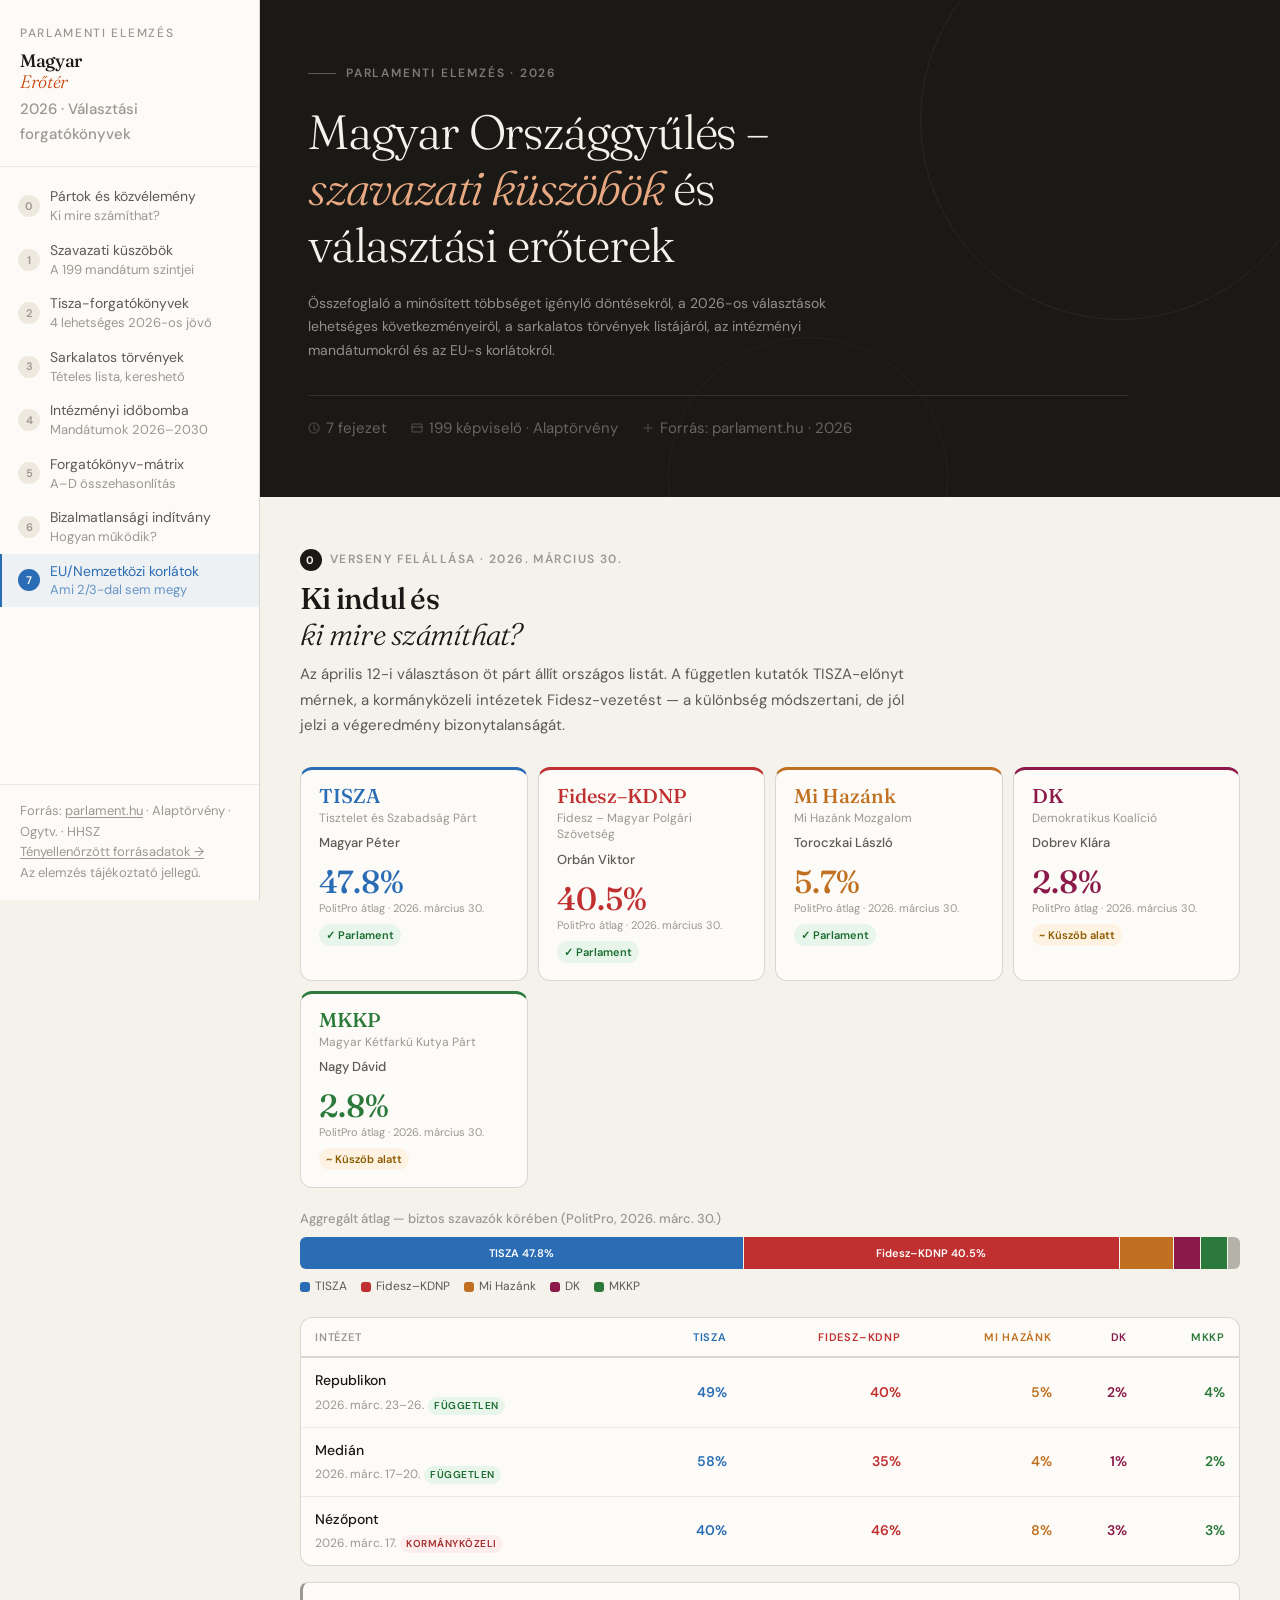
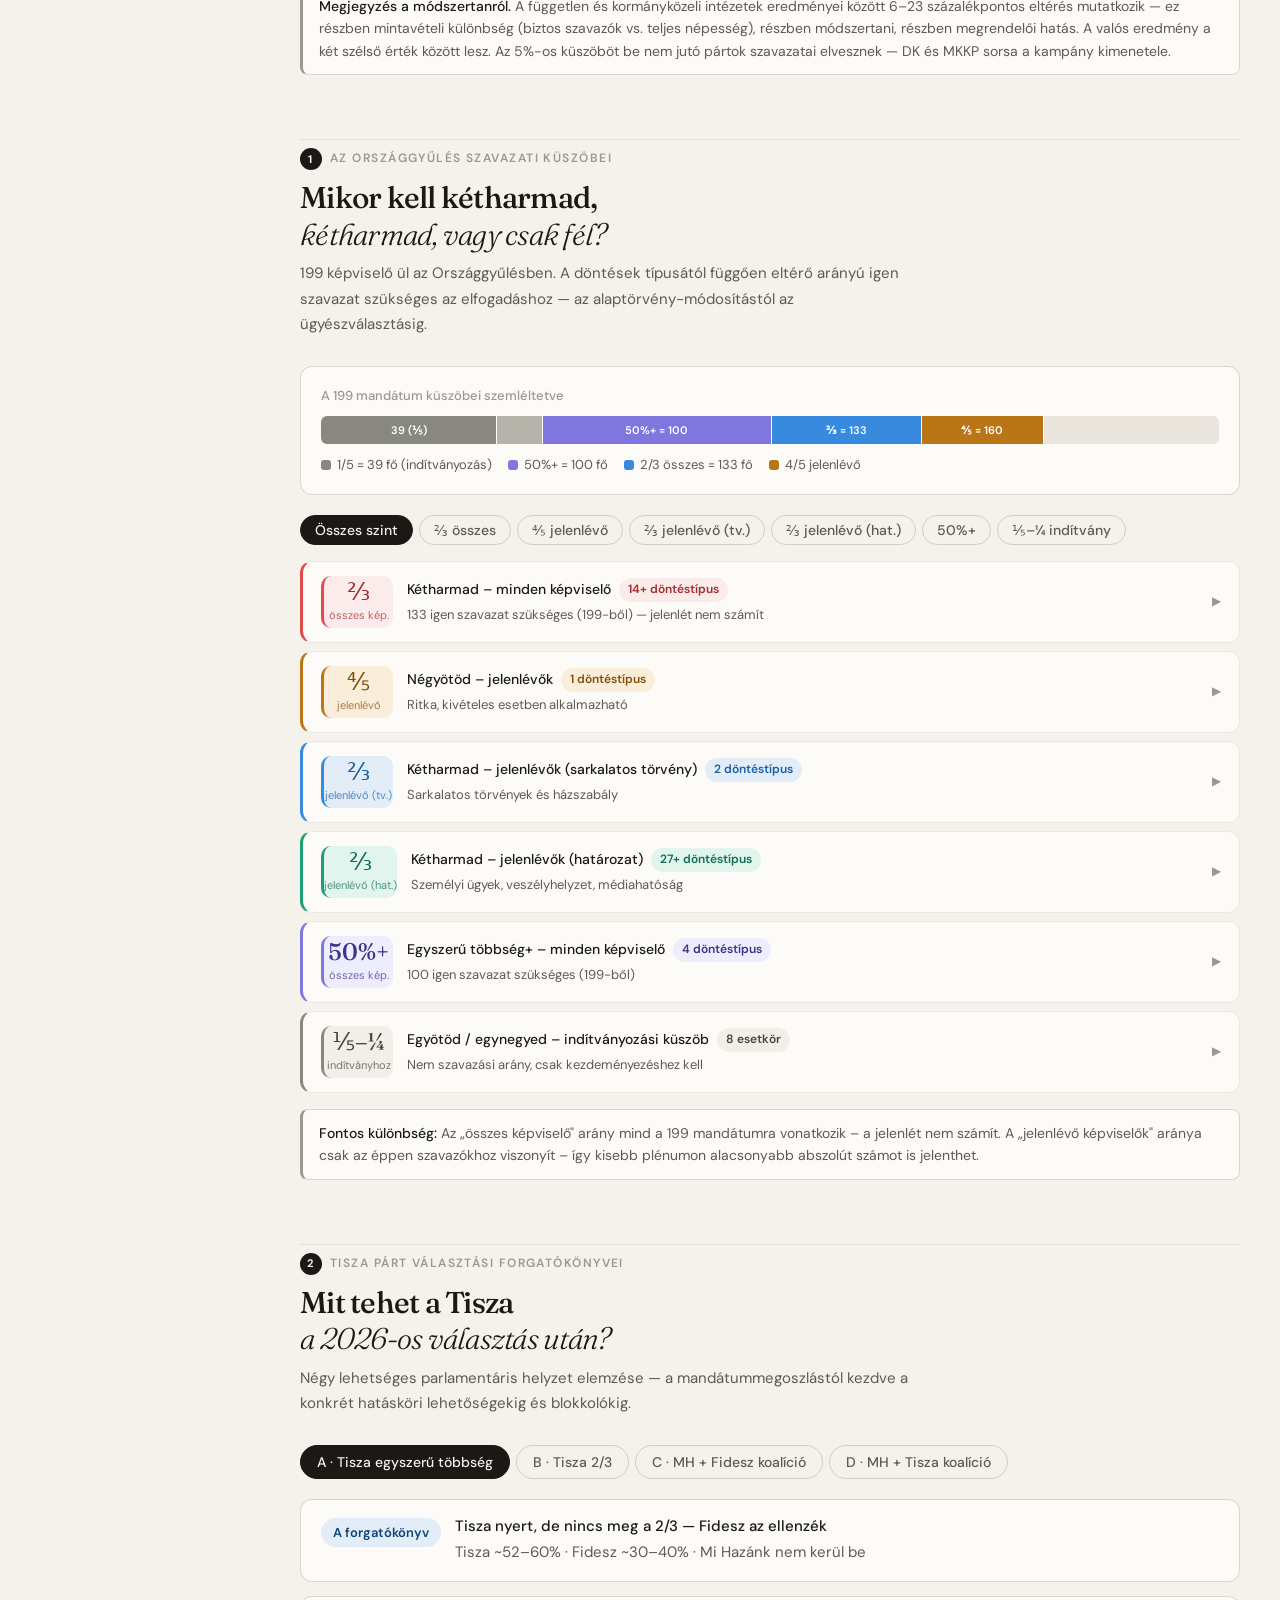
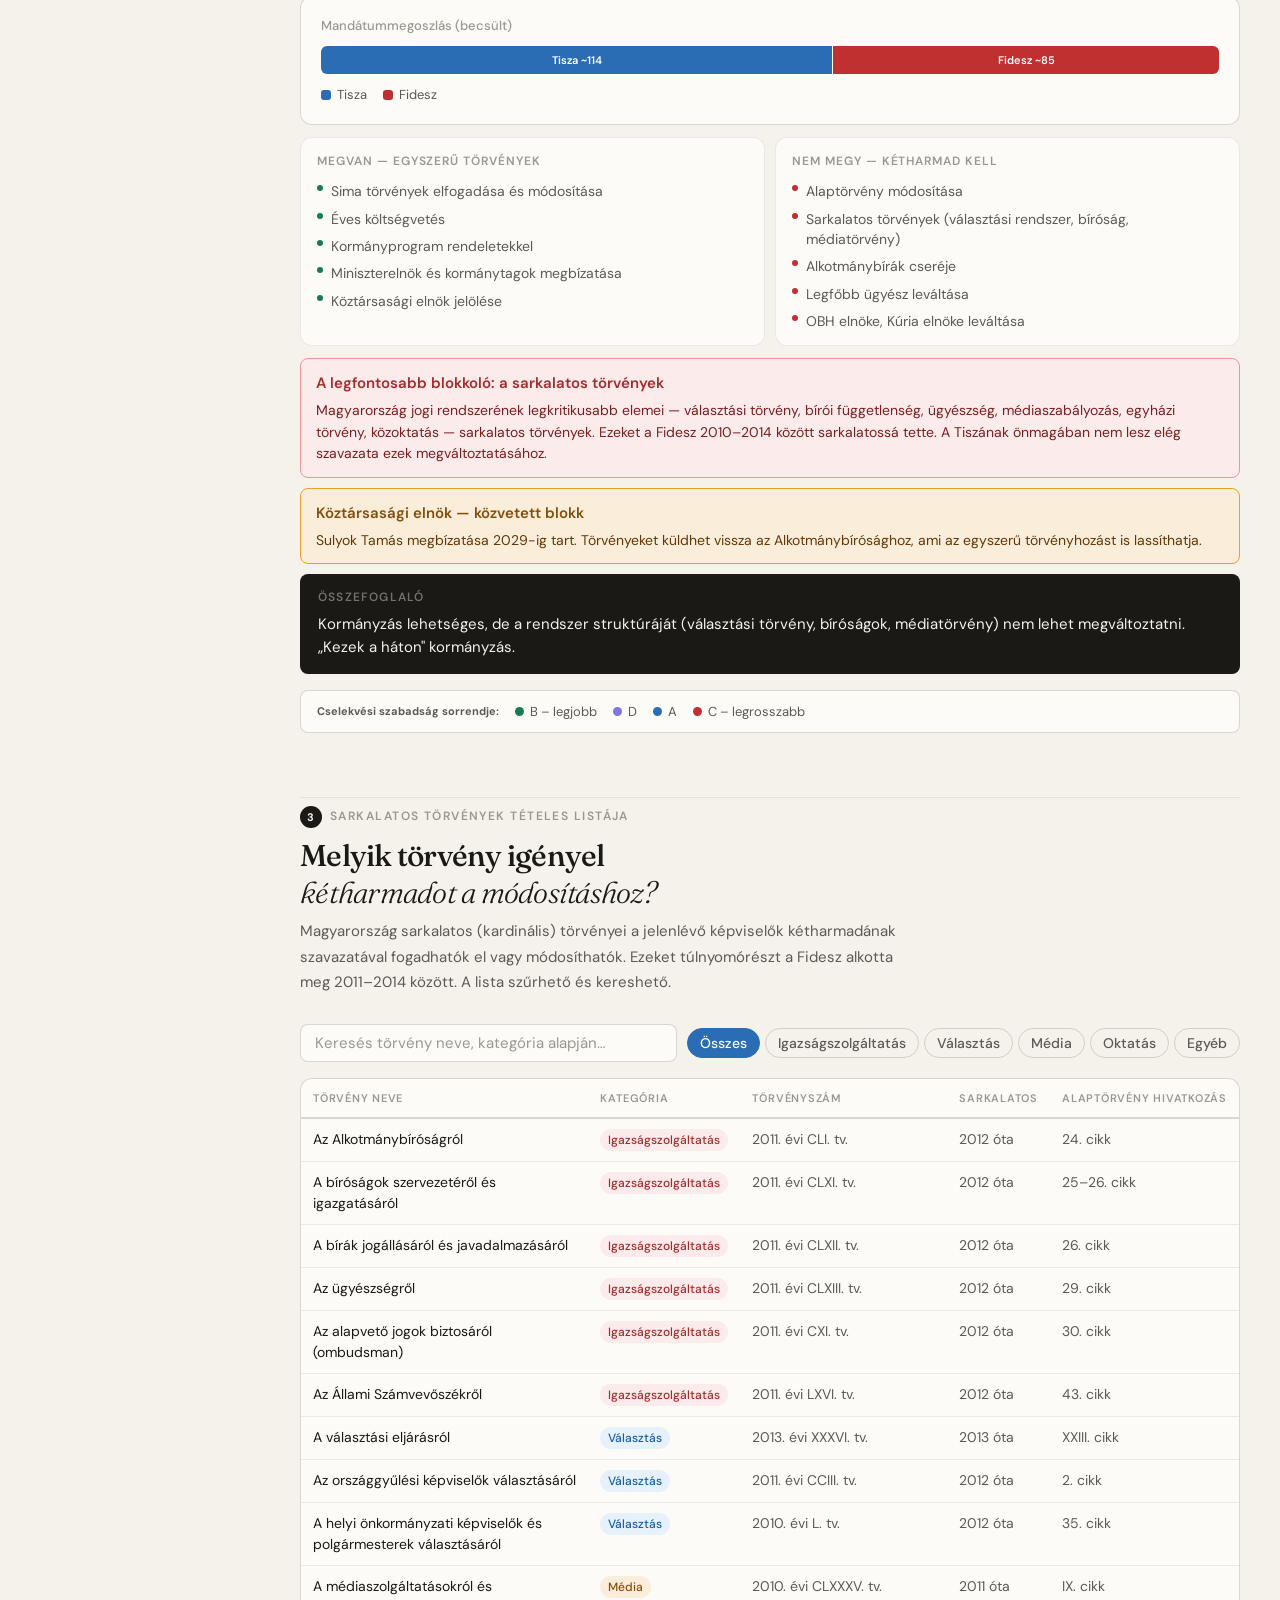
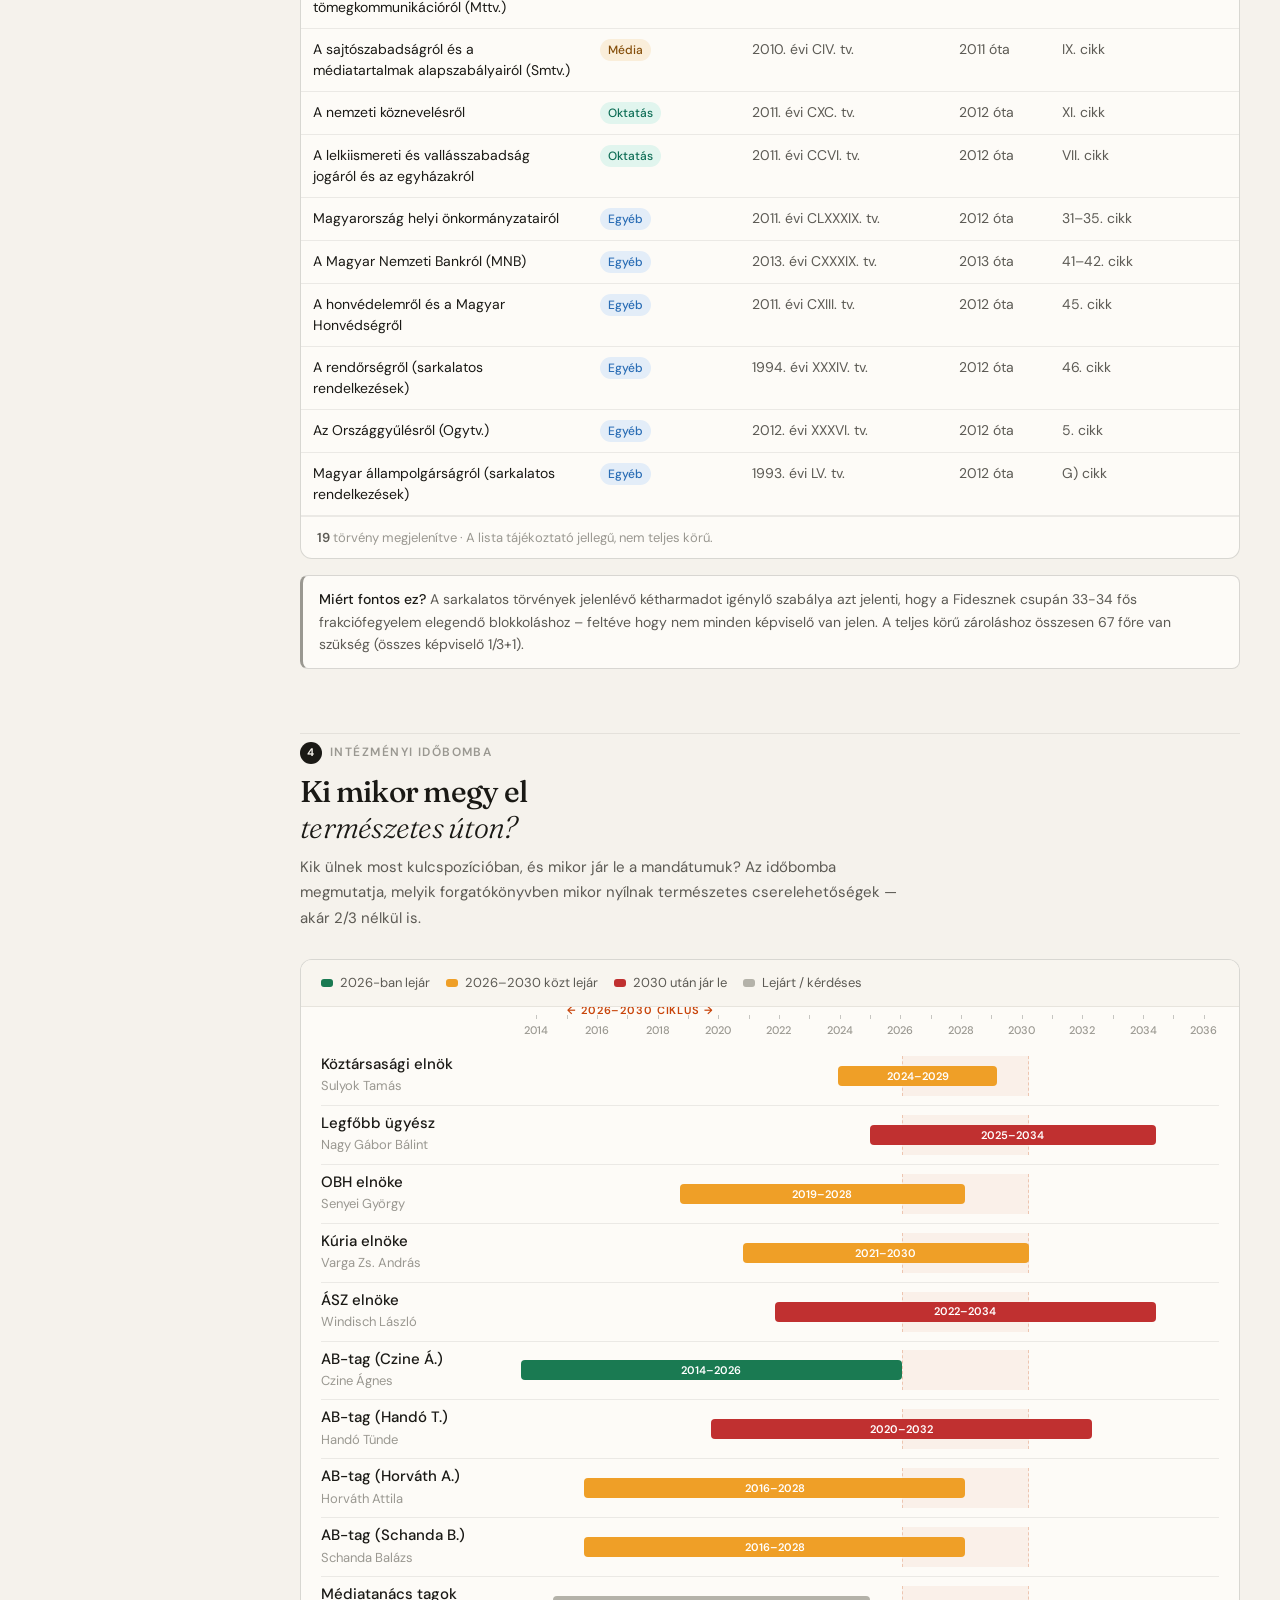
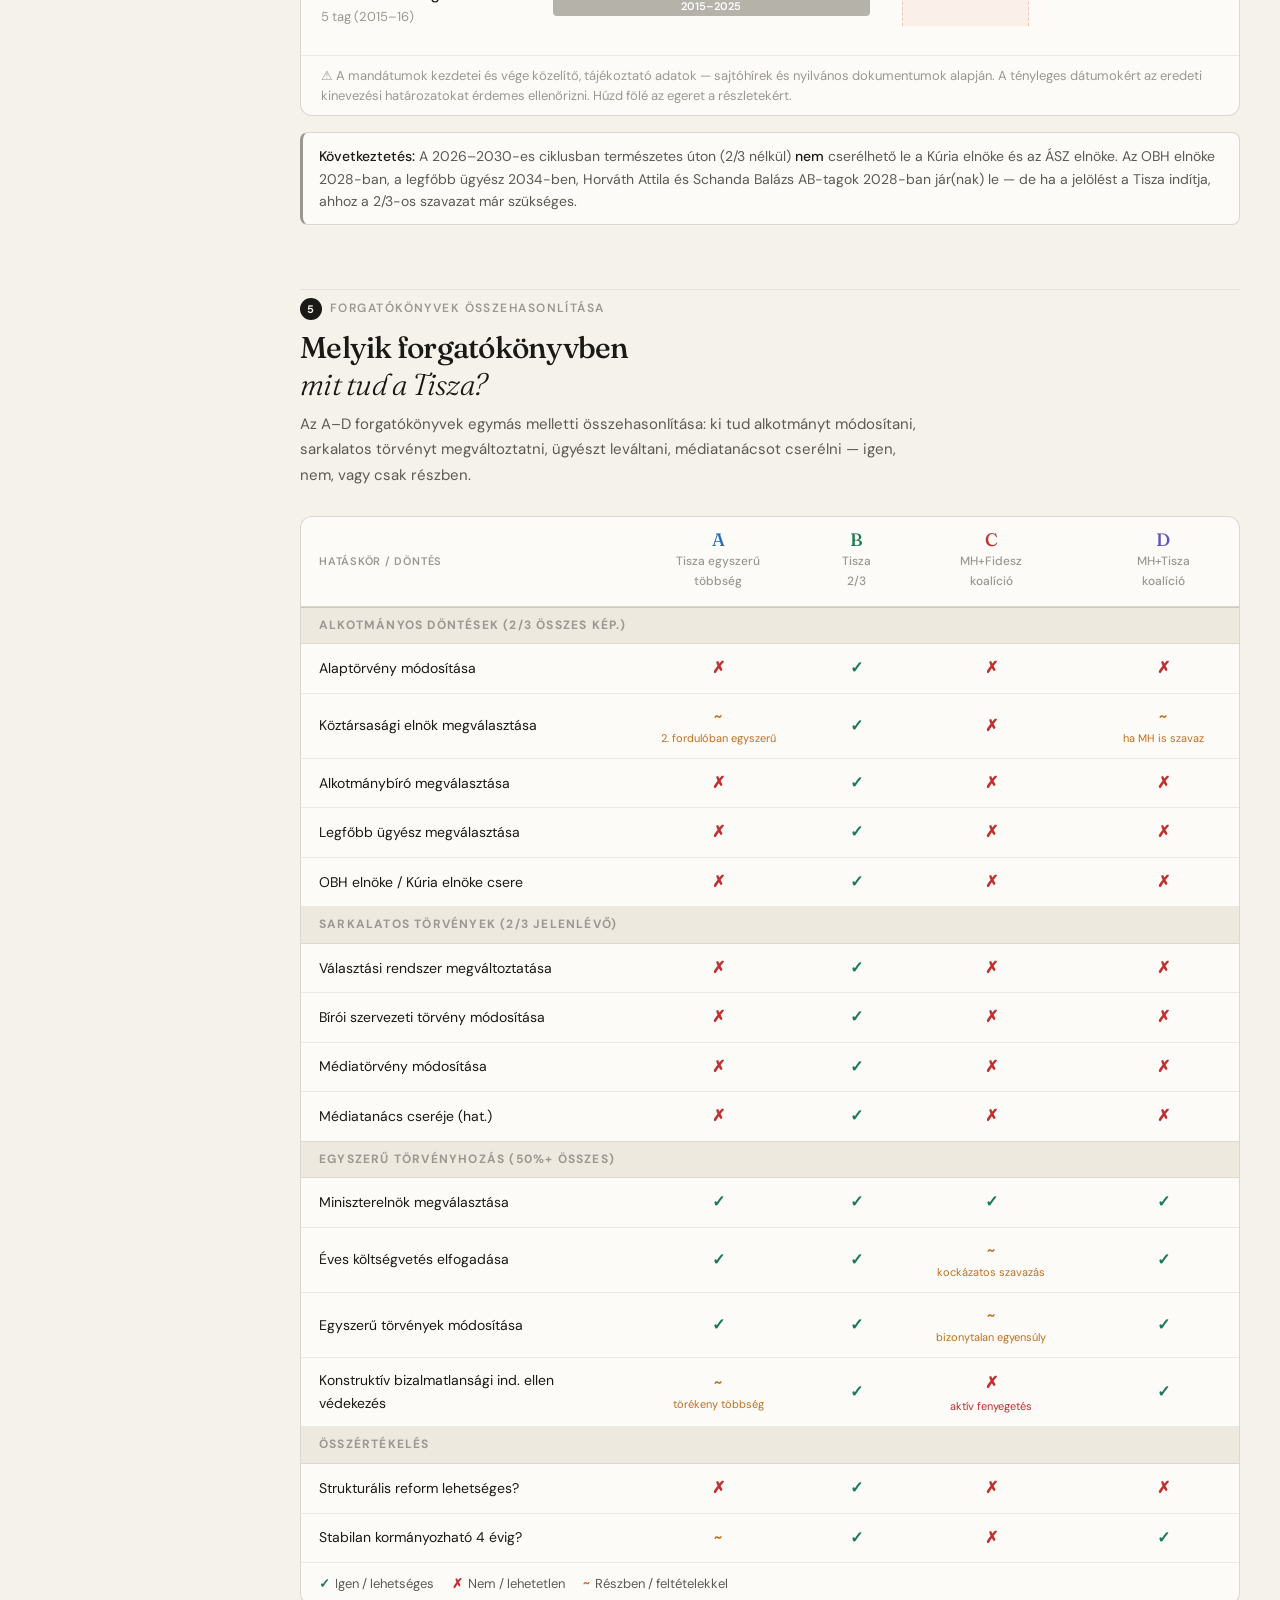
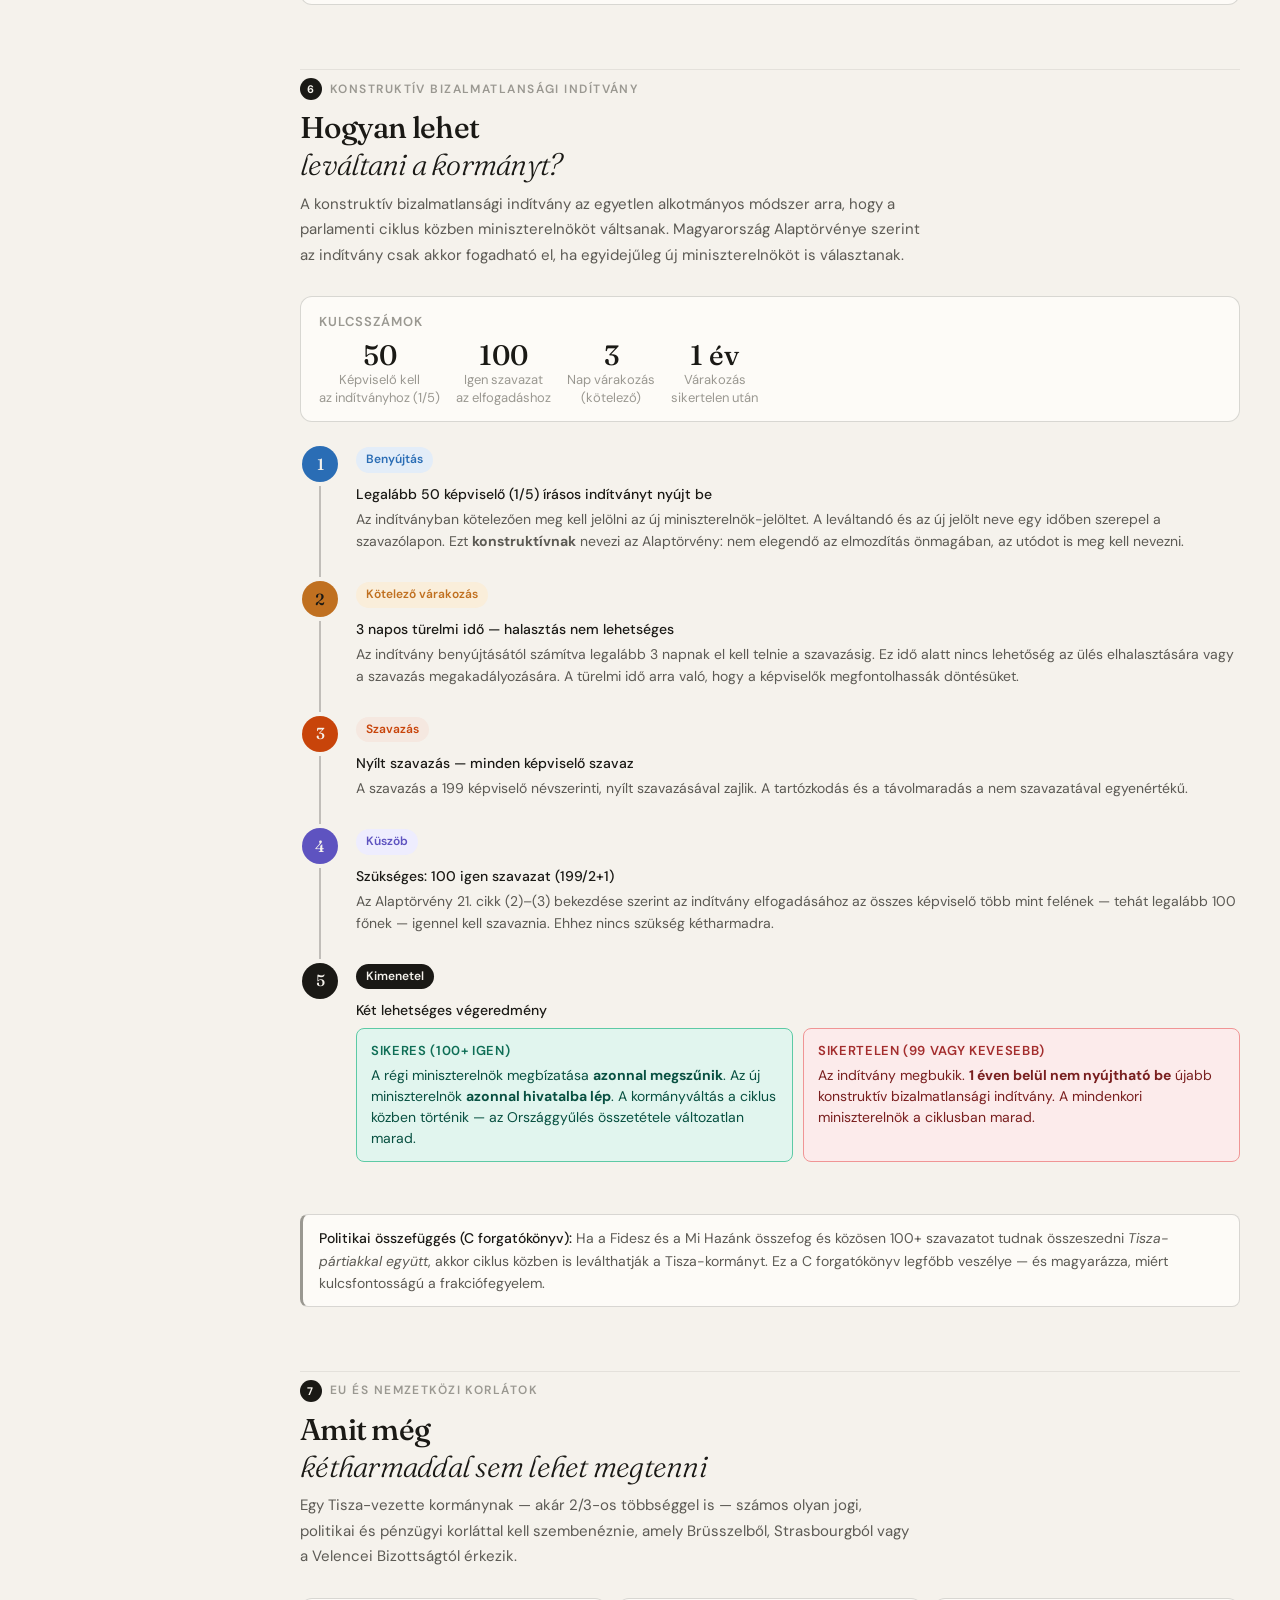
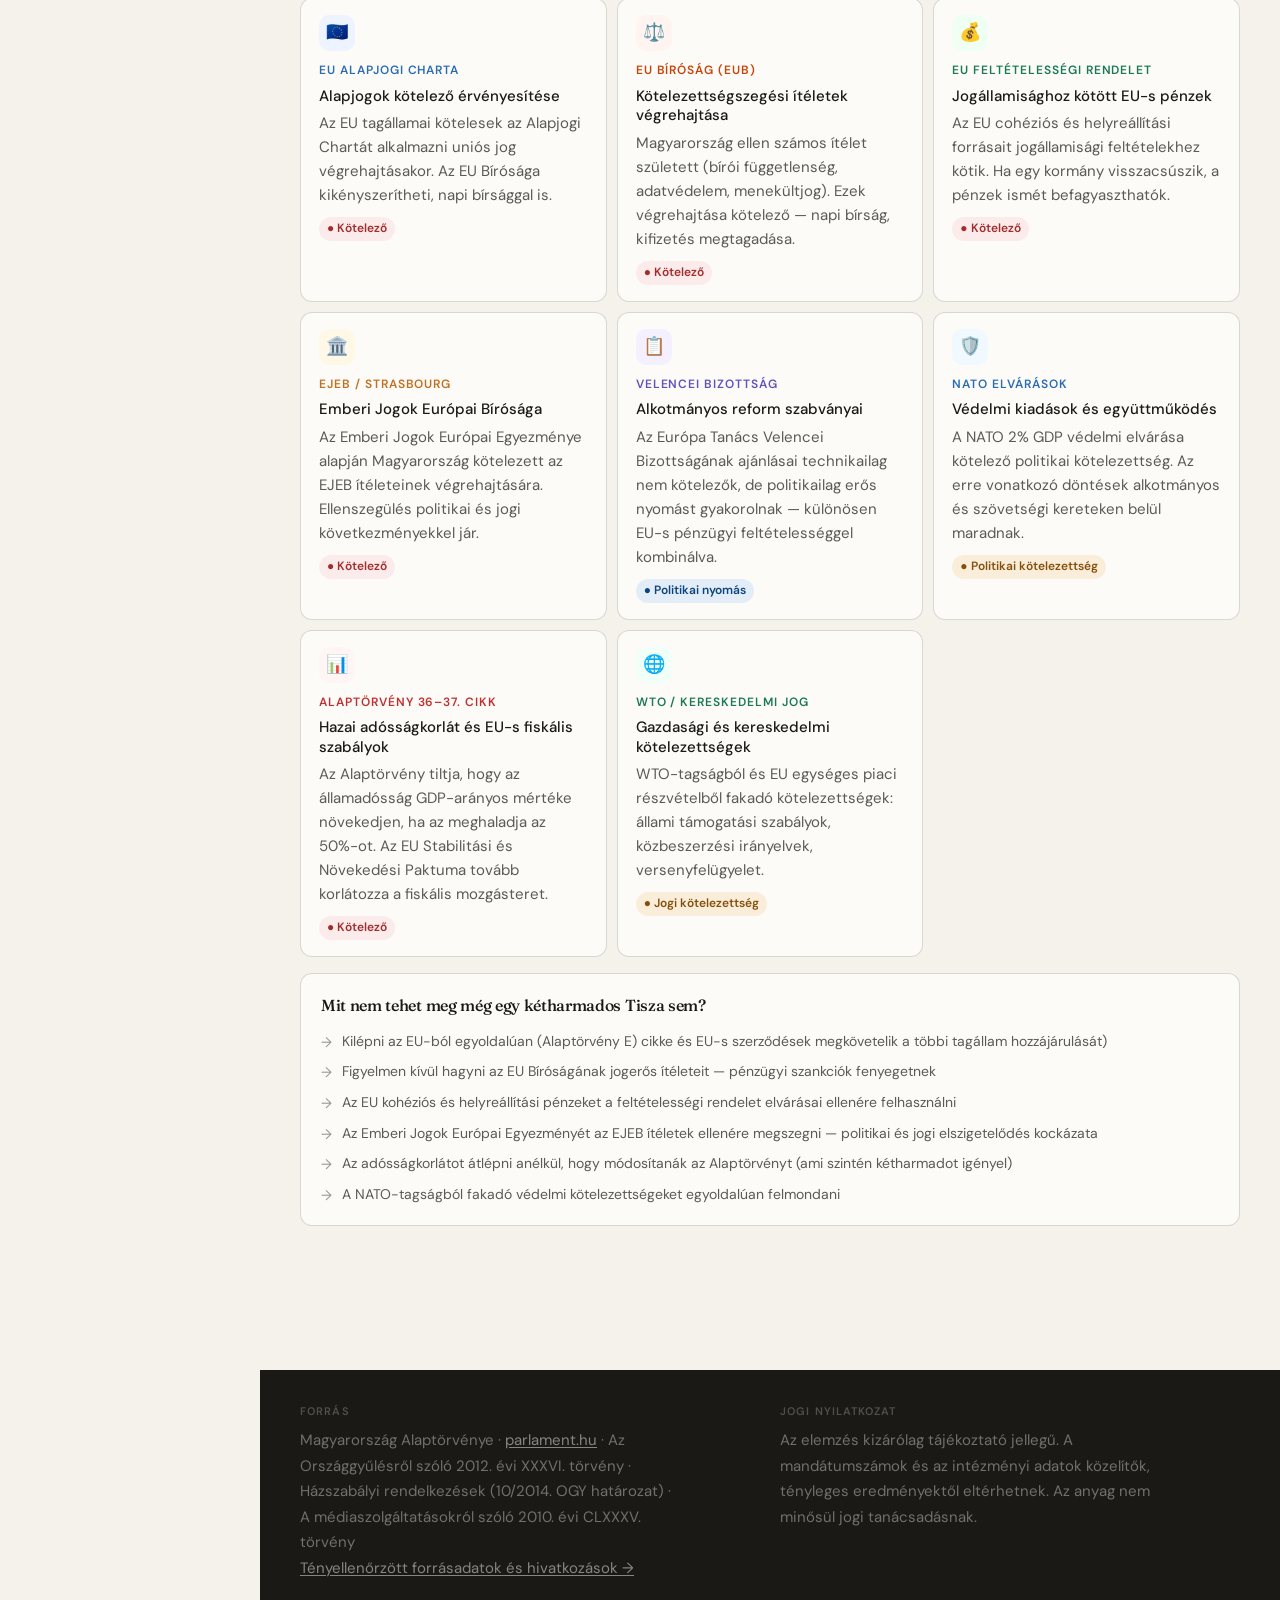
<file: index.html>
<!DOCTYPE html>
<html lang="hu">
<head>
<meta charset="UTF-8">
<meta name="viewport" content="width=device-width, initial-scale=1.0">

<!-- Google tag (gtag.js) -->
<script async src="https://www.googletagmanager.com/gtag/js?id=G-H9TECXEC91"></script>
<script>
  window.dataLayer = window.dataLayer || [];
  function gtag(){dataLayer.push(arguments);}
  gtag('js', new Date());

  gtag('config', 'G-H9TECXEC91');
</script>

<!-- SEO -->
<title>Parlamenti Erőtér 2026 — Magyar Országgyűlés választási elemzése</title>
<meta name="description" content="Interaktív elemzés a 2026-os magyar választásokról: pártok támogatottsága, szavazati küszöbök, sarkalatos törvények, intézményi mandátumok és Tisza-forgatókönyvek.">
<meta name="author" content="Parlamenti Erőtér">
<link rel="canonical" href="https://harderhun.github.io/valasztas-2026/">

<!-- Open Graph (Facebook, LinkedIn, stb.) -->
<meta property="og:type" content="website">
<meta property="og:url" content="https://harderhun.github.io/valasztas-2026/">
<meta property="og:title" content="Parlamenti Erőtér 2026 — Ki nyeri a magyar választást?">
<meta property="og:description" content="Interaktív elemzés: pártok jelenlegi állása, szavazati küszöbök, sarkalatos törvények, intézményi időbomba és Tisza-forgatókönyvek — april 12. előtt.">
<meta property="og:image" content="https://harderhun.github.io/valasztas-2026/valasztas-2026.png">
<meta property="og:image:width" content="1376">
<meta property="og:image:height" content="768">
<meta property="og:locale" content="hu_HU">
<meta property="og:site_name" content="Parlamenti Erőtér 2026">

<!-- Twitter Card -->
<meta name="twitter:card" content="summary_large_image">
<meta name="twitter:title" content="Parlamenti Erőtér 2026 — Ki nyeri a magyar választást?">
<meta name="twitter:description" content="Interaktív elemzés: pártok jelenlegi állása, szavazati küszöbök, sarkalatos törvények, intézményi időbomba és Tisza-forgatókönyvek — április 12. előtt.">
<meta name="twitter:image" content="https://harderhun.github.io/valasztas-2026/valasztas-2026.png">

<link rel="preconnect" href="https://fonts.googleapis.com">
<link href="https://fonts.googleapis.com/css2?family=Fraunces:ital,opsz,wght@0,9..144,300;0,9..144,500;0,9..144,700;1,9..144,300;1,9..144,500&family=DM+Sans:ital,wght@0,300;0,400;0,500;0,600;1,300;1,400&display=swap" rel="stylesheet">
<link rel="stylesheet" href="styles.css">
</head>
<body>

<div id="scroll-progress"></div>

<!-- ══════════════════════════════════════════════════════════
     SIDEBAR
     ══════════════════════════════════════════════════════════ -->
<aside class="sidebar" id="sidebar">
  <div class="sidebar-brand">
    <div class="sidebar-brand-eyebrow">Parlamenti elemzés</div>
    <div class="sidebar-brand-title">Magyar<br><em>Erőtér</em></div>
    <div class="sidebar-brand-year">2026 · Választási forgatókönyvek</div>
  </div>

  <nav class="sidebar-nav">
    <a href="#section-0" class="nav-item" data-section="section-0">
      <span class="nav-num">0</span>
      <span class="nav-text">
        Pártok és közvélemény
        <span class="nav-sub">Ki mire számíthat?</span>
      </span>
    </a>

    <a href="#section-1" class="nav-item" data-section="section-1">
      <span class="nav-num">1</span>
      <span class="nav-text">
        Szavazati küszöbök
        <span class="nav-sub">A 199 mandátum szintjei</span>
      </span>
    </a>

    <a href="#section-2" class="nav-item" data-section="section-2">
      <span class="nav-num">2</span>
      <span class="nav-text">
        Tisza-forgatókönyvek
        <span class="nav-sub">4 lehetséges 2026-os jövő</span>
      </span>
    </a>

    <a href="#section-3" class="nav-item" data-section="section-3">
      <span class="nav-num">3</span>
      <span class="nav-text">
        Sarkalatos törvények
        <span class="nav-sub">Tételes lista, kereshető</span>
      </span>
    </a>

    <a href="#section-4" class="nav-item" data-section="section-4">
      <span class="nav-num">4</span>
      <span class="nav-text">
        Intézményi időbomba
        <span class="nav-sub">Mandátumok 2026–2030</span>
      </span>
    </a>

    <a href="#section-5" class="nav-item" data-section="section-5">
      <span class="nav-num">5</span>
      <span class="nav-text">
        Forgatókönyv-mátrix
        <span class="nav-sub">A–D összehasonlítás</span>
      </span>
    </a>

    <a href="#section-6" class="nav-item" data-section="section-6">
      <span class="nav-num">6</span>
      <span class="nav-text">
        Bizalmatlansági indítvány
        <span class="nav-sub">Hogyan működik?</span>
      </span>
    </a>

    <a href="#section-7" class="nav-item" data-section="section-7">
      <span class="nav-num">7</span>
      <span class="nav-text">
        EU/Nemzetközi korlátok
        <span class="nav-sub">Ami 2/3-dal sem megy</span>
      </span>
    </a>
  </nav>

  <div class="sidebar-footer">
    Forrás: <a href="https://www.parlament.hu" target="_blank" rel="noopener">parlament.hu</a> · Alaptörvény · Ogytv. · HHSZ<br>
    <a href="forrasadatok.html" target="_blank" rel="noopener">Tényellenőrzött forrásadatok →</a><br>
    Az elemzés tájékoztató jellegű.
  </div>
</aside>

<div class="sidebar-overlay" id="sidebarOverlay"></div>

<!-- ══════════════════════════════════════════════════════════
     TOPBAR (mobile)
     ══════════════════════════════════════════════════════════ -->
<div class="topbar">
  <button class="hamburger" id="hamburger" aria-label="Menü">
    <span></span><span></span><span></span>
  </button>
  <div class="topbar-title">Magyar <em>Erőtér</em> 2026</div>
</div>

<!-- ══════════════════════════════════════════════════════════
     MAIN LAYOUT
     ══════════════════════════════════════════════════════════ -->
<div class="layout">

  <!-- PAGE HEADER -->
  <header class="page-header">
    <div class="header-inner">
      <div class="header-eyebrow">Parlamenti elemzés · 2026</div>
      <h1>Magyar Országgyűlés –<br><em>szavazati küszöbök</em> és<br>választási erőterek</h1>
      <p class="subtitle">Összefoglaló a minősített többséget igénylő döntésekről, a 2026-os választások lehetséges következményeiről, a sarkalatos törvények listájáról, az intézményi mandátumokról és az EU-s korlátokról.</p>
      <div class="header-meta">
        <div class="header-meta-item">
          <svg width="12" height="12" viewBox="0 0 12 12" fill="none"><circle cx="6" cy="6" r="5" stroke="currentColor" stroke-width="1.5" stroke-opacity=".5"/><path d="M6 3.5v3l2 1.5" stroke="currentColor" stroke-width="1.5" stroke-linecap="round" stroke-opacity=".5"/></svg>
          7 fejezet
        </div>
        <div class="header-meta-item">
          <svg width="12" height="12" viewBox="0 0 12 12" fill="none"><rect x="1" y="2" width="10" height="8" rx="1.5" stroke="currentColor" stroke-width="1.5" stroke-opacity=".5"/><path d="M1 5h10" stroke="currentColor" stroke-width="1.5" stroke-opacity=".5"/></svg>
          199 képviselő · Alaptörvény
        </div>
        <div class="header-meta-item">
          <svg width="12" height="12" viewBox="0 0 12 12" fill="none"><path d="M2 6h8M6 2v8" stroke="currentColor" stroke-width="1.5" stroke-linecap="round" stroke-opacity=".5"/></svg>
          Forrás: parlament.hu · 2026
        </div>
      </div>
    </div>
  </header>

  <main>

  <!-- ════════════════════════════════════════════════════════
       SECTION 0 — Pártok és közvélemény-kutatások
       ════════════════════════════════════════════════════════ -->
  <section class="section" id="section-0">

    <div class="section-intro" data-reveal>
      <div class="section-label">
        <span class="section-num">0</span>
        Verseny felállása · 2026. március 30.
      </div>
      <h2 class="section-title">Ki indul és<br><em>ki mire számíthat?</em></h2>
      <p class="section-desc">Az április 12-i választáson öt párt állít országos listát. A független kutatók TISZA-előnyt mérnek, a kormányközeli intézetek Fidesz-vezetést — a különbség módszertani, de jól jelzi a végeredmény bizonytalanságát.</p>
    </div>

    <!-- Party cards — JS tölti fel (PARTIES[] a script.js-ben) -->
    <div id="party-grid" class="party-grid" data-reveal data-reveal-delay="1"></div>

    <!-- Aggregate bar — JS tölti fel -->
    <div class="poll-agg-wrap" data-reveal data-reveal-delay="2">
      <div class="poll-agg-label">Aggregált átlag — biztos szavazók körében (PolitPro, 2026. márc. 30.)</div>
      <div id="poll-agg-bar" class="poll-agg-bar"></div>
      <div id="poll-agg-legend" class="poll-agg-legend"></div>
    </div>

    <!-- Poll comparison table — JS tölti fel (POLLS[] a script.js-ben) -->
    <div class="poll-compare-wrap" data-reveal data-reveal-delay="3">
      <table class="poll-compare-table">
        <thead>
          <tr>
            <th>Intézet</th>
            <th style="color:#2A6DB5">TISZA</th>
            <th style="color:#C03030">Fidesz–KDNP</th>
            <th style="color:#C07020">Mi Hazánk</th>
            <th style="color:#8B1A4A">DK</th>
            <th style="color:#2B7A3B">MKKP</th>
          </tr>
        </thead>
        <tbody id="poll-table-body"></tbody>
      </table>
    </div>

    <div class="key-note" data-reveal data-reveal-delay="4">
      <strong>Megjegyzés a módszertanról.</strong> A független és kormányközeli intézetek eredményei között 6–23 százalékpontos eltérés mutatkozik — ez részben mintavételi különbség (biztos szavazók vs. teljes népesség), részben módszertani, részben megrendelői hatás. A valós eredmény a két szélső érték között lesz. Az 5%-os küszöböt be nem jutó pártok szavazatai elvesznek — DK és MKKP sorsa a kampány kimenetele.
    </div>

  </section>

  <!-- ════════════════════════════════════════════════════════
       SECTION 1 — Szavazati küszöbök
       ════════════════════════════════════════════════════════ -->
  <section class="section" id="section-1">

    <div class="section-intro" data-reveal>
      <div class="section-label">
        <span class="section-num">1</span>
        Az Országgyűlés szavazati küszöbei
      </div>
      <h2 class="section-title">Mikor kell kétharmad,<br><em>kétharmad, vagy csak fél?</em></h2>
      <p class="section-desc">199 képviselő ül az Országgyűlésben. A döntések típusától függően eltérő arányú igen szavazat szükséges az elfogadáshoz — az alaptörvény-módosítástól az ügyészválasztásig.</p>
    </div>

    <div class="seats-viz" data-reveal data-reveal-delay="1">
      <div class="seats-viz-label">A 199 mandátum küszöbei szemléltetve</div>
      <div class="bar-row">
        <div class="bar-seg" data-tier="t6" style="width:19.6%;background:#888780;color:#fff;">39 (⅕)</div>
        <div class="bar-seg" data-tier="t5" style="width:5%;background:#B4B2A9;"></div>
        <div class="bar-seg" data-tier="t5" style="width:25.6%;background:#7F77DD;color:#fff;">50%+ = 100</div>
        <div class="bar-seg" data-tier="t3" style="width:16.6%;background:#378ADD;color:#fff;">⅔ = 133</div>
        <div class="bar-seg" data-tier="t2" style="width:13.6%;background:#BA7517;color:#fff;">⅘ = 160</div>
        <div class="bar-seg" style="width:19.6%;background:#e9e5dc;"></div>
      </div>
      <div class="bar-legend">
        <div class="bar-legend-item"><div class="bar-legend-dot" style="background:#888780"></div>1/5 = 39 fő (indítványozás)</div>
        <div class="bar-legend-item"><div class="bar-legend-dot" style="background:#7F77DD"></div>50%+ = 100 fő</div>
        <div class="bar-legend-item"><div class="bar-legend-dot" style="background:#378ADD"></div>2/3 összes = 133 fő</div>
        <div class="bar-legend-item"><div class="bar-legend-dot" style="background:#BA7517"></div>4/5 jelenlévő</div>
      </div>
    </div>

    <div class="threshold-tabs" data-reveal data-reveal-delay="2">
      <button class="thresh-tab active" data-filter="all">Összes szint</button>
      <button class="thresh-tab" data-filter="t1">⅔ összes</button>
      <button class="thresh-tab" data-filter="t2">⅘ jelenlévő</button>
      <button class="thresh-tab" data-filter="t3">⅔ jelenlévő (tv.)</button>
      <button class="thresh-tab" data-filter="t4">⅔ jelenlévő (hat.)</button>
      <button class="thresh-tab" data-filter="t5">50%+</button>
      <button class="thresh-tab" data-filter="t6">⅕–¼ indítvány</button>
    </div>

    <!-- TIER 1 -->
    <div class="tier-card t1" id="tc1" data-tier="t1" data-reveal data-reveal-delay="1">
      <div class="tier-header" onclick="toggleTier('tc1')">
        <div class="tier-badge t1"><div class="frac">⅔</div><div class="blabel">összes kép.</div></div>
        <div class="tier-info">
          <div class="tier-title-row">
            <div class="tname">Kétharmad – minden képviselő</div>
            <span class="tier-count">14+ döntéstípus</span>
          </div>
          <div class="tscope">133 igen szavazat szükséges (199-ből) — jelenlét nem számít</div>
        </div>
        <span class="tier-chevron">▶</span>
      </div>
      <div class="tier-items">
        <div class="tier-items-inner">
          <div class="tier-item"><div class="tier-item-dot t1"></div><div><span>Alaptörvény elfogadása és módosítása</span><span class="tier-item-ref">Alaptörvény S) cikk (2)</span></div></div>
          <div class="tier-item"><div class="tier-item-dot t1"></div><div><span>Köztársasági elnök megválasztása (1. fordulóban)</span><span class="tier-item-ref">Alaptörvény 11. cikk (3)</span></div></div>
          <div class="tier-item"><div class="tier-item-dot t1"></div><div><span>Köztársasági elnök megfosztásának megindítása</span><span class="tier-item-ref">Alaptörvény 13. cikk (3)</span></div></div>
          <div class="tier-item"><div class="tier-item-dot t1"></div><div><span>Alkotmánybírák megválasztása (12 évre)</span><span class="tier-item-ref">Alaptörvény 24. cikk (8)</span></div></div>
          <div class="tier-item"><div class="tier-item-dot t1"></div><div><span>OBH elnöke megválasztása (9 évre)</span><span class="tier-item-ref">Alaptörvény 25. cikk (6)</span></div></div>
          <div class="tier-item"><div class="tier-item-dot t1"></div><div><span>Kúria elnöke megválasztása (9 évre)</span><span class="tier-item-ref">Alaptörvény 26. cikk (3)</span></div></div>
          <div class="tier-item"><div class="tier-item-dot t1"></div><div><span>Legfőbb ügyész megválasztása (9 évre)</span><span class="tier-item-ref">Alaptörvény 29. cikk (4)</span></div></div>
          <div class="tier-item"><div class="tier-item-dot t1"></div><div><span>Alapvető jogok biztosa + helyettesei (6 évre)</span><span class="tier-item-ref">Alaptörvény 30. cikk (3)</span></div></div>
          <div class="tier-item"><div class="tier-item-dot t1"></div><div><span>Állami Számvevőszék elnöke (12 évre)</span><span class="tier-item-ref">Alaptörvény 43. cikk (2)</span></div></div>
          <div class="tier-item"><div class="tier-item-dot t1"></div><div><span>Hadiállapot kihirdetése, háborús helyzet kinyilvánítása</span><span class="tier-item-ref">Alaptörvény 49. cikk (2)</span></div></div>
          <div class="tier-item"><div class="tier-item-dot t1"></div><div><span>Szükségállapot kihirdetése és meghosszabbítása</span><span class="tier-item-ref">Alaptörvény 50. cikk (2)–(3)</span></div></div>
          <div class="tier-item"><div class="tier-item-dot t1"></div><div><span>EU hitelezési felhatalmazás</span><span class="tier-item-ref">Alaptörvény 37. cikk (7)</span></div></div>
          <div class="tier-item"><div class="tier-item-dot t1"></div><div><span>EU hatásköri átruházáshoz felhatalmazás</span><span class="tier-item-ref">Alaptörvény E) cikk (4)</span></div></div>
          <div class="tier-item"><div class="tier-item-dot t1"></div><div><span>Zárt ülés tartása</span><span class="tier-item-ref">Alaptörvény 5. cikk (1)</span></div></div>
        </div>
      </div>
    </div>

    <!-- TIER 2 -->
    <div class="tier-card t2" id="tc2" data-tier="t2" data-reveal data-reveal-delay="2">
      <div class="tier-header" onclick="toggleTier('tc2')">
        <div class="tier-badge t2"><div class="frac">⅘</div><div class="blabel">jelenlévő</div></div>
        <div class="tier-info">
          <div class="tier-title-row">
            <div class="tname">Négyötöd – jelenlévők</div>
            <span class="tier-count">1 döntéstípus</span>
          </div>
          <div class="tscope">Ritka, kivételes esetben alkalmazható</div>
        </div>
        <span class="tier-chevron">▶</span>
      </div>
      <div class="tier-items">
        <div class="tier-items-inner">
          <div class="tier-item"><div class="tier-item-dot t2"></div><div><span>Eltérés a határozati házszabályi rendelkezésektől (kivételes esetben, vita nélkül)</span><span class="tier-item-ref">HHSZ 65. § (1)</span></div></div>
        </div>
      </div>
    </div>

    <!-- TIER 3 -->
    <div class="tier-card t3" id="tc3" data-tier="t3" data-reveal data-reveal-delay="2">
      <div class="tier-header" onclick="toggleTier('tc3')">
        <div class="tier-badge t3"><div class="frac">⅔</div><div class="blabel">jelenlévő (tv.)</div></div>
        <div class="tier-info">
          <div class="tier-title-row">
            <div class="tname">Kétharmad – jelenlévők (sarkalatos törvény)</div>
            <span class="tier-count">2 döntéstípus</span>
          </div>
          <div class="tscope">Sarkalatos törvények és házszabály</div>
        </div>
        <span class="tier-chevron">▶</span>
      </div>
      <div class="tier-items">
        <div class="tier-items-inner">
          <div class="tier-item"><div class="tier-item-dot t3"></div><div><span>Sarkalatos törvény elfogadása és módosítása</span><span class="tier-item-ref">Alaptörvény T) cikk (4)</span></div></div>
          <div class="tier-item"><div class="tier-item-dot t3"></div><div><span>Házszabályi rendelkezések elfogadása</span><span class="tier-item-ref">Alaptörvény 5. cikk (7)</span></div></div>
        </div>
      </div>
    </div>

    <!-- TIER 4 -->
    <div class="tier-card t4" id="tc4" data-tier="t4" data-reveal data-reveal-delay="3">
      <div class="tier-header" onclick="toggleTier('tc4')">
        <div class="tier-badge t4"><div class="frac">⅔</div><div class="blabel">jelenlévő (hat.)</div></div>
        <div class="tier-info">
          <div class="tier-title-row">
            <div class="tname">Kétharmad – jelenlévők (határozat)</div>
            <span class="tier-count">27+ döntéstípus</span>
          </div>
          <div class="tscope">Személyi ügyek, veszélyhelyzet, médiahatóság</div>
        </div>
        <span class="tier-chevron">▶</span>
      </div>
      <div class="tier-items">
        <div class="tier-items-inner">
          <div class="tier-item"><div class="tier-item-dot t4"></div><div><span>Képviselő mandátumának megszűnése, összeférhetetlenség</span><span class="tier-item-ref">Alaptörvény 4. cikk (4)</span></div></div>
          <div class="tier-item"><div class="tier-item-dot t4"></div><div><span>Köztársasági elnök munkaképtelenségének megállapítása</span><span class="tier-item-ref">Alaptörvény 12. cikk (4)</span></div></div>
          <div class="tier-item"><div class="tier-item-dot t4"></div><div><span>Miniszterelnök összeférhetetlenségének kimondása</span><span class="tier-item-ref">Alaptörvény 20. cikk (4)</span></div></div>
          <div class="tier-item"><div class="tier-item-dot t4"></div><div><span>Veszélyhelyzeti felhatalmazás (törvényektől eltérés)</span><span class="tier-item-ref">Alaptörvény 53. cikk (1) b)</span></div></div>
          <div class="tier-item"><div class="tier-item-dot t4"></div><div><span>Képviselő mentelmi jogának felfüggesztése</span><span class="tier-item-ref">Ogytv. 61/A. § (2)</span></div></div>
          <div class="tier-item"><div class="tier-item-dot t4"></div><div><span>Médiatanács elnöke + 4 tagjának megválasztása</span><span class="tier-item-ref">Mttv. 124. § (1)</span></div></div>
          <div class="tier-item"><div class="tier-item-dot t4"></div><div><span>Közszolgálati Közalapítvány Kuratóriuma tagjainak megválasztása</span><span class="tier-item-ref">Mttv. 86. § (1)</span></div></div>
          <div class="tier-item"><div class="tier-item-dot t4"></div><div><span>Nemzeti Választási Bizottság tagjainak megválasztása</span><span class="tier-item-ref">Ve. 20. § (2)</span></div></div>
          <div class="tier-item"><div class="tier-item-dot t4"></div><div><span>Sürgős tárgyalás elrendelése</span><span class="tier-item-ref">HHSZ 60. § (7)</span></div></div>
          <div class="tier-item"><div class="tier-item-dot t4"></div><div><span>Nemzeti Emlékezet Bizottsága elnöke és tagjainak megválasztása</span><span class="tier-item-ref">NEB tv. 7. § (1)</span></div></div>
          <div class="tier-item"><div class="tier-item-dot t4"></div><div><span>Kúria elnöke, OBH elnöke, legfőbb ügyész, ombudsman mentelmi jogának felfüggesztése</span><span class="tier-item-ref">Ogytv. 61/A. § (2)</span></div></div>
        </div>
      </div>
    </div>

    <!-- TIER 5 -->
    <div class="tier-card t5" id="tc5" data-tier="t5" data-reveal data-reveal-delay="3">
      <div class="tier-header" onclick="toggleTier('tc5')">
        <div class="tier-badge t5"><div class="frac">50%+</div><div class="blabel">összes kép.</div></div>
        <div class="tier-info">
          <div class="tier-title-row">
            <div class="tname">Egyszerű többség+ – minden képviselő</div>
            <span class="tier-count">4 döntéstípus</span>
          </div>
          <div class="tscope">100 igen szavazat szükséges (199-ből)</div>
        </div>
        <span class="tier-chevron">▶</span>
      </div>
      <div class="tier-items">
        <div class="tier-items-inner">
          <div class="tier-item"><div class="tier-item-dot t5"></div><div><span>Miniszterelnök megválasztása</span><span class="tier-item-ref">Alaptörvény 16. cikk (4)</span></div></div>
          <div class="tier-item"><div class="tier-item-dot t5"></div><div><span>Konstruktív bizalmatlansági indítvány elfogadása és új miniszterelnök egyidejű megválasztása</span><span class="tier-item-ref">Alaptörvény 21. cikk (2)–(3)</span></div></div>
          <div class="tier-item"><div class="tier-item-dot t5"></div><div><span>Kivételes eljárásban tárgyalás elrendelése</span><span class="tier-item-ref">HHSZ 62. § (1)</span></div></div>
          <div class="tier-item"><div class="tier-item-dot t5"></div><div><span>Politikai nyilatkozat elfogadása</span><span class="tier-item-ref">HHSZ 82/A. § (3)</span></div></div>
        </div>
      </div>
    </div>

    <!-- TIER 6 -->
    <div class="tier-card t6" id="tc6" data-tier="t6" data-reveal data-reveal-delay="4">
      <div class="tier-header" onclick="toggleTier('tc6')">
        <div class="tier-badge t6"><div class="frac">⅕–¼</div><div class="blabel">indítványhoz</div></div>
        <div class="tier-info">
          <div class="tier-title-row">
            <div class="tname">Egyötöd / egynegyed – indítványozási küszöb</div>
            <span class="tier-count">8 esetkör</span>
          </div>
          <div class="tscope">Nem szavazási arány, csak kezdeményezéshez kell</div>
        </div>
        <span class="tier-chevron">▶</span>
      </div>
      <div class="tier-items">
        <div class="tier-items-inner">
          <div class="tier-item"><div class="tier-item-dot t6"></div><div><span>Köztársasági elnök jelöléséhez: legalább 1/5 írásbeli ajánlás</span><span class="tier-item-ref">Alaptörvény 11. cikk (2)</span></div></div>
          <div class="tier-item"><div class="tier-item-dot t6"></div><div><span>Elnök megfosztásának indítványozásához: 1/5 szükséges</span><span class="tier-item-ref">Alaptörvény 13. cikk (2)</span></div></div>
          <div class="tier-item"><div class="tier-item-dot t6"></div><div><span>Bizalmatlansági indítvány benyújtásához: 1/5</span><span class="tier-item-ref">Alaptörvény 21. cikk (1)</span></div></div>
          <div class="tier-item"><div class="tier-item-dot t6"></div><div><span>Alkotmánybírósági normakontroll kezdeményezéséhez: 1/4</span><span class="tier-item-ref">Alaptörvény 24. cikk (2) e)</span></div></div>
          <div class="tier-item"><div class="tier-item-dot t6"></div><div><span>Vizsgálóbizottság létrehozásának kezdeményezése: 1/5</span><span class="tier-item-ref">Ogytv. 24. § (2)</span></div></div>
          <div class="tier-item"><div class="tier-item-dot t6"></div><div><span>Rendkívüli ülésszak összehívásának kérése: 1/5</span><span class="tier-item-ref">Ogytv. 35. § (1)</span></div></div>
          <div class="tier-item"><div class="tier-item-dot t6"></div><div><span>Átfogó politikai vita indítványozása: 1/5</span><span class="tier-item-ref">HHSZ 86. § (1)</span></div></div>
          <div class="tier-item"><div class="tier-item-dot t6"></div><div><span>Alaptörvény eljárási felülvizsgálatának kérése: 1/4 (kihirdetéstől 30 napon belül)</span><span class="tier-item-ref">Alaptörvény 24. cikk (5) b)</span></div></div>
        </div>
      </div>
    </div>

    <div class="key-note" data-reveal>
      <strong>Fontos különbség:</strong> Az „összes képviselő" arány mind a 199 mandátumra vonatkozik – a jelenlét nem számít. A „jelenlévő képviselők" aránya csak az éppen szavazókhoz viszonyít – így kisebb plénumon alacsonyabb abszolút számot is jelenthet.
    </div>

  </section><!-- /section-1 -->


  <!-- ════════════════════════════════════════════════════════
       SECTION 2 — Tisza-forgatókönyvek
       ════════════════════════════════════════════════════════ -->
  <section class="section" id="section-2">

    <div class="section-intro" data-reveal>
      <div class="section-label">
        <span class="section-num">2</span>
        Tisza Párt választási forgatókönyvei
      </div>
      <h2 class="section-title">Mit tehet a Tisza<br><em>a 2026-os választás után?</em></h2>
      <p class="section-desc">Négy lehetséges parlamentáris helyzet elemzése — a mandátummegoszlástól kezdve a konkrét hatásköri lehetőségekig és blokkolókig.</p>
    </div>

    <div class="scenario-tabs" data-reveal>
      <button class="sc-tab active" data-sc="1" onclick="showSc(1)">A · Tisza egyszerű többség</button>
      <button class="sc-tab" data-sc="2" onclick="showSc(2)">B · Tisza 2/3</button>
      <button class="sc-tab" data-sc="3" onclick="showSc(3)">C · MH + Fidesz koalíció</button>
      <button class="sc-tab" data-sc="4" onclick="showSc(4)">D · MH + Tisza koalíció</button>
    </div>

    <!-- SC A -->
    <div class="sc-panel active" id="sc1">
      <div class="sc-header">
        <span class="sc-badge" style="background:var(--tisza-l);color:#0C447C;">A forgatókönyv</span>
        <div>
          <div class="sc-title">Tisza nyert, de nincs meg a 2/3 — Fidesz az ellenzék</div>
          <div class="sc-sub">Tisza ~52–60% · Fidesz ~30–40% · Mi Hazánk nem kerül be</div>
        </div>
      </div>
      <div class="seats-viz" style="margin-bottom:12px;">
        <div class="seats-viz-label">Mandátummegoszlás (becsült)</div>
        <div class="bar-row">
          <div class="bar-seg" style="width:57%;background:var(--tisza);color:#fff;">Tisza ~114</div>
          <div class="bar-seg" style="width:43%;background:var(--fidesz);color:#fff;">Fidesz ~85</div>
        </div>
        <div class="bar-legend">
          <div class="bar-legend-item"><div class="bar-legend-dot" style="background:var(--tisza)"></div>Tisza</div>
          <div class="bar-legend-item"><div class="bar-legend-dot" style="background:var(--fidesz)"></div>Fidesz</div>
        </div>
      </div>
      <div class="powers-grid">
        <div class="power-card">
          <div class="power-card-title">Megvan — egyszerű törvények</div>
          <div class="pitem"><div class="pdot pdot-yes"></div>Sima törvények elfogadása és módosítása</div>
          <div class="pitem"><div class="pdot pdot-yes"></div>Éves költségvetés</div>
          <div class="pitem"><div class="pdot pdot-yes"></div>Kormányprogram rendeletekkel</div>
          <div class="pitem"><div class="pdot pdot-yes"></div>Miniszterelnök és kormánytagok megbízatása</div>
          <div class="pitem"><div class="pdot pdot-yes"></div>Köztársasági elnök jelölése</div>
        </div>
        <div class="power-card">
          <div class="power-card-title">Nem megy — kétharmad kell</div>
          <div class="pitem"><div class="pdot pdot-no"></div>Alaptörvény módosítása</div>
          <div class="pitem"><div class="pdot pdot-no"></div>Sarkalatos törvények (választási rendszer, bíróság, médiatörvény)</div>
          <div class="pitem"><div class="pdot pdot-no"></div>Alkotmánybírák cseréje</div>
          <div class="pitem"><div class="pdot pdot-no"></div>Legfőbb ügyész leváltása</div>
          <div class="pitem"><div class="pdot pdot-no"></div>OBH elnöke, Kúria elnöke leváltása</div>
        </div>
      </div>
      <div class="alert-box alert-danger">
        <div class="alert-title">A legfontosabb blokkoló: a sarkalatos törvények</div>
        <p>Magyarország jogi rendszerének legkritikusabb elemei — választási törvény, bírói függetlenség, ügyészség, médiaszabályozás, egyházi törvény, közoktatás — sarkalatos törvények. Ezeket a Fidesz 2010–2014 között sarkalatossá tette. A Tiszának önmagában nem lesz elég szavazata ezek megváltoztatásához.</p>
      </div>
      <div class="alert-box alert-warn">
        <div class="alert-title">Köztársasági elnök — közvetett blokk</div>
        <p>Sulyok Tamás megbízatása 2029-ig tart. Törvényeket küldhet vissza az Alkotmánybírósághoz, ami az egyszerű törvényhozást is lassíthatja.</p>
      </div>
      <div class="verdict-box">
        <div class="verdict-label">Összefoglaló</div>
        <div class="verdict-text">Kormányzás lehetséges, de a rendszer struktúráját (választási törvény, bíróságok, médiatörvény) nem lehet megváltoztatni. „Kezek a háton" kormányzás.</div>
      </div>
    </div>

    <!-- SC B -->
    <div class="sc-panel" id="sc2">
      <div class="sc-header">
        <span class="sc-badge" style="background:var(--green-l);color:#085041;">B forgatókönyv</span>
        <div>
          <div class="sc-title">Tisza megszerzi a 2/3-ot — Fidesz az ellenzék</div>
          <div class="sc-sub">Tisza 67%+ mandátum · Fidesz az egyetlen ellenzéki párt</div>
        </div>
      </div>
      <div class="seats-viz" style="margin-bottom:12px;">
        <div class="seats-viz-label">Mandátummegoszlás (becsült)</div>
        <div class="bar-row">
          <div class="bar-seg" style="width:68%;background:var(--green);color:#fff;">Tisza ~135+</div>
          <div class="bar-seg" style="width:32%;background:var(--fidesz);color:#fff;">Fidesz ~64</div>
        </div>
        <div class="bar-legend">
          <div class="bar-legend-item"><div class="bar-legend-dot" style="background:var(--green)"></div>Tisza (2/3+)</div>
          <div class="bar-legend-item"><div class="bar-legend-dot" style="background:var(--fidesz)"></div>Fidesz</div>
        </div>
      </div>
      <div class="powers-grid">
        <div class="power-card">
          <div class="power-card-title">Megvan — teljes alkotmányos mozgástér</div>
          <div class="pitem"><div class="pdot pdot-yes"></div>Alaptörvény módosítása</div>
          <div class="pitem"><div class="pdot pdot-yes"></div>Sarkalatos törvények módosítása (választási rendszer, bíróság, médiatörvény)</div>
          <div class="pitem"><div class="pdot pdot-yes"></div>Alkotmánybírók cseréje (mandátum lejártakor)</div>
          <div class="pitem"><div class="pdot pdot-yes"></div>Legfőbb ügyész leváltása és új megválasztása</div>
          <div class="pitem"><div class="pdot pdot-yes"></div>OBH elnöke, Kúria elnöke cseréje</div>
          <div class="pitem"><div class="pdot pdot-yes"></div>Médiatanács teljes cseréje</div>
        </div>
        <div class="power-card">
          <div class="power-card-title">Korlátok — ami így sem megy rögtön</div>
          <div class="pitem"><div class="pdot pdot-warn"></div>AB-tagok mandátumuk lejártáig maradnak (nem leválthatók)</div>
          <div class="pitem"><div class="pdot pdot-warn"></div>EU-s jog bizonyos területeken korlátoz</div>
          <div class="pitem"><div class="pdot pdot-warn"></div>Alaptörvény 36–37. cikke adósságkorlátozást tartalmaz</div>
        </div>
      </div>
      <div class="alert-box alert-ok">
        <div class="alert-title">Teljes alkotmányos mozgástér</div>
        <p>Ez az egyetlen forgatókönyv, amelyben a Tisza képes az elmúlt 15 év rendszerszintű változásait visszacsinálni: az Alaptörvény átírása, a bírói rendszer helyreállítása, a médiatörvény és a közszolgálati média reformja mind lehetségessé válik.</p>
      </div>
      <div class="alert-box alert-warn">
        <div class="alert-title">Intézményi tehetetlenség — nem azonnali</div>
        <p>Az Alkotmánybíróság jelenlegi tagjai 12 évre szólnak. Leváltani nem lehet őket. A teljes csere 4–8 évig is eltarthat — lásd a 4. fejezetet.</p>
      </div>
      <div class="verdict-box">
        <div class="verdict-label">Összefoglaló</div>
        <div class="verdict-text">Teljes körű reformlehetőség — de a végrehajtás hosszú éveket vesz igénybe. Az alkotmányos keret megváltoztatható, az intézményi átalakulás lassabb.</div>
      </div>
    </div>

    <!-- SC C -->
    <div class="sc-panel" id="sc3">
      <div class="sc-header">
        <span class="sc-badge" style="background:var(--mihaz-l);color:#633806;">C forgatókönyv</span>
        <div>
          <div class="sc-title">Tisza nyert, nincs 2/3 — Mi Hazánk a Fidesszel koalícióban</div>
          <div class="sc-sub">Tisza ~50–55% · Fidesz + Mi Hazánk együtt ~40–45%</div>
        </div>
      </div>
      <div class="seats-viz" style="margin-bottom:12px;">
        <div class="seats-viz-label">Mandátummegoszlás (becsült)</div>
        <div class="bar-row">
          <div class="bar-seg" style="width:53%;background:var(--tisza);color:#fff;">Tisza ~105</div>
          <div class="bar-seg" style="width:35%;background:var(--fidesz);color:#fff;">Fidesz ~70</div>
          <div class="bar-seg" style="width:12%;background:var(--mihaz);color:#fff;">MH ~24</div>
        </div>
        <div class="bar-legend">
          <div class="bar-legend-item"><div class="bar-legend-dot" style="background:var(--tisza)"></div>Tisza</div>
          <div class="bar-legend-item"><div class="bar-legend-dot" style="background:var(--fidesz)"></div>Fidesz</div>
          <div class="bar-legend-item"><div class="bar-legend-dot" style="background:var(--mihaz)"></div>Mi Hazánk</div>
        </div>
      </div>
      <div class="powers-grid">
        <div class="power-card">
          <div class="power-card-title">Megvan — ha Tisza egyedül szavaz</div>
          <div class="pitem"><div class="pdot pdot-yes"></div>Egyszerű törvények (ha nincs szoros szavazás)</div>
          <div class="pitem"><div class="pdot pdot-yes"></div>Éves költségvetés</div>
          <div class="pitem"><div class="pdot pdot-yes"></div>Miniszterelnök megbízatása</div>
        </div>
        <div class="power-card">
          <div class="power-card-title">Nem megy semmiképpen</div>
          <div class="pitem"><div class="pdot pdot-no"></div>Alaptörvény módosítása (Fidesz+MH blokkolja)</div>
          <div class="pitem"><div class="pdot pdot-no"></div>Sarkalatos törvények</div>
          <div class="pitem"><div class="pdot pdot-no"></div>Alkotmánybírák, ügyész, bíróság-vezetők cseréje</div>
        </div>
      </div>
      <div class="alert-box alert-danger">
        <div class="alert-title">Blokkoló koalíció — a legrosszabb eset Tiszának</div>
        <p>Ha a Fidesz és a Mi Hazánk együtt meghaladják a 66 mandátumot, nemcsak a 2/3-os döntéseket lehet megakadályozni, hanem az egyszerű szavazásokon is kiszámíthatatlan a helyzet. Frakciófegyelmi probléma esetén a Tisza akár vereséget is szenvedhet egy-egy szavazáson.</p>
      </div>
      <div class="alert-box alert-warn">
        <div class="alert-title">Kormányzati instabilitás kockázata</div>
        <p>A konstruktív bizalmatlansági indítványhoz a képviselők több mint felének szavazata kell. Ha a Fidesz és a Mi Hazánk összefog és talál egy jelöltet, akit Tisza-párti képviselők is megszavaznak, kormányváltás következhet be a ciklus közben.</p>
      </div>
      <div class="verdict-box">
        <div class="verdict-label">Összefoglaló</div>
        <div class="verdict-text">A Tisza kormányoz, de minden egyes szavazás kötéltáncot jelent. A strukturális reform teljesen lehetetlen, és a kormányzat folyamatos destabilizálási kísérleteknek lesz kitéve.</div>
      </div>
    </div>

    <!-- SC D -->
    <div class="sc-panel" id="sc4">
      <div class="sc-header">
        <span class="sc-badge" style="background:var(--purple-l);color:#3C3489;">D forgatókönyv</span>
        <div>
          <div class="sc-title">Tisza nyert, nincs 2/3 — Mi Hazánk a Tiszával koalícióban</div>
          <div class="sc-sub">Tisza + Mi Hazánk együtt ~58–65% · Fidesz ~35–40%</div>
        </div>
      </div>
      <div class="seats-viz" style="margin-bottom:12px;">
        <div class="seats-viz-label">Mandátummegoszlás (becsült)</div>
        <div class="bar-row">
          <div class="bar-seg" style="width:53%;background:var(--tisza);color:#fff;">Tisza ~105</div>
          <div class="bar-seg" style="width:12%;background:#7F77DD;color:#fff;">MH ~24</div>
          <div class="bar-seg" style="width:35%;background:var(--fidesz);color:#fff;">Fidesz ~70</div>
        </div>
        <div class="bar-legend">
          <div class="bar-legend-item"><div class="bar-legend-dot" style="background:var(--tisza)"></div>Tisza</div>
          <div class="bar-legend-item"><div class="bar-legend-dot" style="background:#7F77DD"></div>Mi Hazánk (koalíció)</div>
          <div class="bar-legend-item"><div class="bar-legend-dot" style="background:var(--fidesz)"></div>Fidesz</div>
        </div>
      </div>
      <div class="powers-grid">
        <div class="power-card">
          <div class="power-card-title">Megvan — stabilabb egyszerű többség</div>
          <div class="pitem"><div class="pdot pdot-yes"></div>Egyszerű törvények — komfortosabb többség</div>
          <div class="pitem"><div class="pdot pdot-yes"></div>Éves költségvetés stabilabban</div>
          <div class="pitem"><div class="pdot pdot-yes"></div>Miniszterelnök megbízatása, kormányalakítás</div>
          <div class="pitem"><div class="pdot pdot-yes"></div>Politikai nyilatkozatok, kivételes eljárások</div>
        </div>
        <div class="power-card">
          <div class="power-card-title">Korlátok — a 2/3 még hiányzik</div>
          <div class="pitem"><div class="pdot pdot-warn"></div>Tisza + Mi Hazánk együtt általában nem éri el a 133 mandátumot</div>
          <div class="pitem"><div class="pdot pdot-no"></div>Alaptörvény módosítása — nem megy</div>
          <div class="pitem"><div class="pdot pdot-no"></div>Sarkalatos törvények módosítása — nem megy</div>
          <div class="pitem"><div class="pdot pdot-no"></div>Alkotmánybírák, ügyész, bírósági elnökök cseréje</div>
        </div>
      </div>
      <div class="alert-box alert-warn">
        <div class="alert-title">Ideológiai feszültség a koalícióban</div>
        <p>A Mi Hazánk radikálisan jobboldali, euroszkeptikus párt. Magyar Péter nyugati orientációjával számos ponton ellentétben állnak — EU-tagság, NATO, migrációs és kisebbségi kérdésekben. A koalíció minden ellentmondásos szavazásnál roppanhat.</p>
      </div>
      <div class="alert-box alert-ok">
        <div class="alert-title">Előny az A forgatókönyvhöz képest</div>
        <p>Az egyszerű törvényhozás stabilabb és kiszámíthatóbb. A Tisza-kormány nem függ minden szavazásnál teljes frakciófegyelemtől, és a konstruktív bizalmatlansági indítvány is kevésbé fenyegető.</p>
      </div>
      <div class="verdict-box">
        <div class="verdict-label">Összefoglaló</div>
        <div class="verdict-text">Stabilabb kormányzás, mint A-ban, de az alkotmányos reform itt is lehetetlen. A koalíció ideológiai ellentmondása az egyik legnagyobb kockázat — és presztízsárat is jelent Magyar Péternek.</div>
      </div>
    </div>

    <div class="legend-strip" data-reveal>
      <strong style="font-size:11px;color:var(--ink2);">Cselekvési szabadság sorrendje:</strong>
      <div class="legend-strip-item"><div class="legend-strip-dot" style="background:var(--green)"></div>B – legjobb</div>
      <div class="legend-strip-item"><div class="legend-strip-dot" style="background:#7F77DD"></div>D</div>
      <div class="legend-strip-item"><div class="legend-strip-dot" style="background:var(--tisza)"></div>A</div>
      <div class="legend-strip-item"><div class="legend-strip-dot" style="background:var(--fidesz)"></div>C – legrosszabb</div>
    </div>

  </section><!-- /section-2 -->


  <!-- ════════════════════════════════════════════════════════
       SECTION 3 — Sarkalatos törvények
       ════════════════════════════════════════════════════════ -->
  <section class="section" id="section-3">

    <div class="section-intro" data-reveal>
      <div class="section-label">
        <span class="section-num">3</span>
        Sarkalatos törvények tételes listája
      </div>
      <h2 class="section-title">Melyik törvény igényel<br><em>kétharmadot a módosításhoz?</em></h2>
      <p class="section-desc">Magyarország sarkalatos (kardinális) törvényei a jelenlévő képviselők kétharmadának szavazatával fogadhatók el vagy módosíthatók. Ezeket túlnyomórészt a Fidesz alkotta meg 2011–2014 között. A lista szűrhető és kereshető.</p>
    </div>

    <div class="table-controls" data-reveal>
      <input type="search" id="sarkalatos-search" class="table-search" placeholder="Keresés törvény neve, kategória alapján…" aria-label="Keresés">
      <div class="category-filter">
        <button class="cat-btn active" data-cat="all">Összes</button>
        <button class="cat-btn" data-cat="igazságszolgáltatás">Igazságszolgáltatás</button>
        <button class="cat-btn" data-cat="választás">Választás</button>
        <button class="cat-btn" data-cat="média">Média</button>
        <button class="cat-btn" data-cat="oktatás">Oktatás</button>
        <button class="cat-btn" data-cat="egyéb">Egyéb</button>
      </div>
    </div>

    <div class="sarkalatos-table-wrap" data-reveal>
      <table class="sarkalatos-table" aria-label="Sarkalatos törvények listája">
        <thead>
          <tr>
            <th style="width:38%">Törvény neve</th>
            <th style="width:16%">Kategória</th>
            <th style="width:28%">Törvényszám</th>
            <th style="width:10%">Sarkalatos</th>
            <th style="width:8%">Alaptörvény hivatkozás</th>
          </tr>
        </thead>
        <tbody>
          <!-- Igazságszolgáltatás -->
          <tr class="sarkalatos-row" data-name="alkotmánybíróság" data-cat="igazságszolgáltatás" data-year="2012" data-law="2011. évi CLI. tv.">
            <td>Az Alkotmánybíróságról</td>
            <td><span class="cat-chip" style="background:#FCEBEB;color:#A32D2D;">Igazságszolgáltatás</span></td>
            <td>2011. évi CLI. tv.</td>
            <td>2012 óta</td>
            <td>24. cikk</td>
          </tr>
          <tr class="sarkalatos-row" data-name="bíróságok szervezete igazgatása" data-cat="igazságszolgáltatás" data-year="2012" data-law="2011. évi CLXI. tv.">
            <td>A bíróságok szervezetéről és igazgatásáról</td>
            <td><span class="cat-chip" style="background:#FCEBEB;color:#A32D2D;">Igazságszolgáltatás</span></td>
            <td>2011. évi CLXI. tv.</td>
            <td>2012 óta</td>
            <td>25–26. cikk</td>
          </tr>
          <tr class="sarkalatos-row" data-name="bírák jogállása javadalmazás" data-cat="igazságszolgáltatás" data-year="2012" data-law="2011. évi CLXII. tv.">
            <td>A bírák jogállásáról és javadalmazásáról</td>
            <td><span class="cat-chip" style="background:#FCEBEB;color:#A32D2D;">Igazságszolgáltatás</span></td>
            <td>2011. évi CLXII. tv.</td>
            <td>2012 óta</td>
            <td>26. cikk</td>
          </tr>
          <tr class="sarkalatos-row" data-name="ügyészség" data-cat="igazságszolgáltatás" data-year="2012" data-law="2011. évi CLXIII. tv.">
            <td>Az ügyészségről</td>
            <td><span class="cat-chip" style="background:#FCEBEB;color:#A32D2D;">Igazságszolgáltatás</span></td>
            <td>2011. évi CLXIII. tv.</td>
            <td>2012 óta</td>
            <td>29. cikk</td>
          </tr>
          <tr class="sarkalatos-row" data-name="alapvető jogok biztosa ombudsman" data-cat="igazságszolgáltatás" data-year="2012" data-law="2011. évi CXI. tv.">
            <td>Az alapvető jogok biztosáról (ombudsman)</td>
            <td><span class="cat-chip" style="background:#FCEBEB;color:#A32D2D;">Igazságszolgáltatás</span></td>
            <td>2011. évi CXI. tv.</td>
            <td>2012 óta</td>
            <td>30. cikk</td>
          </tr>
          <tr class="sarkalatos-row" data-name="állami számvevőszék" data-cat="igazságszolgáltatás" data-year="2012" data-law="2011. évi LXVI. tv.">
            <td>Az Állami Számvevőszékről</td>
            <td><span class="cat-chip" style="background:#FCEBEB;color:#A32D2D;">Igazságszolgáltatás</span></td>
            <td>2011. évi LXVI. tv.</td>
            <td>2012 óta</td>
            <td>43. cikk</td>
          </tr>
          <!-- Választás -->
          <tr class="sarkalatos-row" data-name="választási eljárás" data-cat="választás" data-year="2013" data-law="2013. évi XXXVI. tv.">
            <td>A választási eljárásról</td>
            <td><span class="cat-chip" style="background:#E6F1FB;color:#185FA5;">Választás</span></td>
            <td>2013. évi XXXVI. tv.</td>
            <td>2013 óta</td>
            <td>XXIII. cikk</td>
          </tr>
          <tr class="sarkalatos-row" data-name="országgyűlési képviselők választása" data-cat="választás" data-year="2012" data-law="2011. évi CCIII. tv.">
            <td>Az országgyűlési képviselők választásáról</td>
            <td><span class="cat-chip" style="background:#E6F1FB;color:#185FA5;">Választás</span></td>
            <td>2011. évi CCIII. tv.</td>
            <td>2012 óta</td>
            <td>2. cikk</td>
          </tr>
          <tr class="sarkalatos-row" data-name="helyi önkormányzatok önkormányzati választás" data-cat="választás" data-year="2012" data-law="2010. évi L. tv.">
            <td>A helyi önkormányzati képviselők és polgármesterek választásáról</td>
            <td><span class="cat-chip" style="background:#E6F1FB;color:#185FA5;">Választás</span></td>
            <td>2010. évi L. tv.</td>
            <td>2012 óta</td>
            <td>35. cikk</td>
          </tr>
          <!-- Média -->
          <tr class="sarkalatos-row" data-name="médiaszolgáltatás tömegkommunikáció médiatörvény" data-cat="média" data-year="2011" data-law="2010. évi CLXXXV. tv.">
            <td>A médiaszolgáltatásokról és tömegkommunikációról (Mttv.)</td>
            <td><span class="cat-chip" style="background:var(--mihaz-l);color:#854F0B;">Média</span></td>
            <td>2010. évi CLXXXV. tv.</td>
            <td>2011 óta</td>
            <td>IX. cikk</td>
          </tr>
          <tr class="sarkalatos-row" data-name="sajtószabadság médiatartalom" data-cat="média" data-year="2011" data-law="2010. évi CIV. tv.">
            <td>A sajtószabadságról és a médiatartalmak alapszabályairól (Smtv.)</td>
            <td><span class="cat-chip" style="background:var(--mihaz-l);color:#854F0B;">Média</span></td>
            <td>2010. évi CIV. tv.</td>
            <td>2011 óta</td>
            <td>IX. cikk</td>
          </tr>
          <!-- Oktatás / egyház -->
          <tr class="sarkalatos-row" data-name="köznevelés oktatás iskola" data-cat="oktatás" data-year="2012" data-law="2011. évi CXC. tv.">
            <td>A nemzeti köznevelésről</td>
            <td><span class="cat-chip" style="background:var(--green-l);color:#0F6E56;">Oktatás</span></td>
            <td>2011. évi CXC. tv.</td>
            <td>2012 óta</td>
            <td>XI. cikk</td>
          </tr>
          <tr class="sarkalatos-row" data-name="lelkiismereti vallásszabadság egyházi törvény" data-cat="oktatás" data-year="2012" data-law="2011. évi CCVI. tv.">
            <td>A lelkiismereti és vallásszabadság jogáról és az egyházakról</td>
            <td><span class="cat-chip" style="background:var(--green-l);color:#0F6E56;">Oktatás</span></td>
            <td>2011. évi CCVI. tv.</td>
            <td>2012 óta</td>
            <td>VII. cikk</td>
          </tr>
          <!-- Egyéb -->
          <tr class="sarkalatos-row" data-name="helyi önkormányzatok" data-cat="egyéb" data-year="2012" data-law="2011. évi CLXXXIX. tv.">
            <td>Magyarország helyi önkormányzatairól</td>
            <td><span class="cat-chip">Egyéb</span></td>
            <td>2011. évi CLXXXIX. tv.</td>
            <td>2012 óta</td>
            <td>31–35. cikk</td>
          </tr>
          <tr class="sarkalatos-row" data-name="magyar nemzeti bank jegybank mnb" data-cat="egyéb" data-year="2013" data-law="2013. évi CXXXIX. tv.">
            <td>A Magyar Nemzeti Bankról (MNB)</td>
            <td><span class="cat-chip">Egyéb</span></td>
            <td>2013. évi CXXXIX. tv.</td>
            <td>2013 óta</td>
            <td>41–42. cikk</td>
          </tr>
          <tr class="sarkalatos-row" data-name="honvédelem honvédség" data-cat="egyéb" data-year="2012" data-law="2011. évi CXIII. tv.">
            <td>A honvédelemről és a Magyar Honvédségről</td>
            <td><span class="cat-chip">Egyéb</span></td>
            <td>2011. évi CXIII. tv.</td>
            <td>2012 óta</td>
            <td>45. cikk</td>
          </tr>
          <tr class="sarkalatos-row" data-name="rendőrség rendészet" data-cat="egyéb" data-year="2012" data-law="1994. évi XXXIV. tv.">
            <td>A rendőrségről (sarkalatos rendelkezések)</td>
            <td><span class="cat-chip">Egyéb</span></td>
            <td>1994. évi XXXIV. tv.</td>
            <td>2012 óta</td>
            <td>46. cikk</td>
          </tr>
          <tr class="sarkalatos-row" data-name="országgyűlés parlamenti" data-cat="egyéb" data-year="2012" data-law="2012. évi XXXVI. tv.">
            <td>Az Országgyűlésről (Ogytv.)</td>
            <td><span class="cat-chip">Egyéb</span></td>
            <td>2012. évi XXXVI. tv.</td>
            <td>2012 óta</td>
            <td>5. cikk</td>
          </tr>
          <tr class="sarkalatos-row" data-name="állampolgárság magyar" data-cat="egyéb" data-year="2012" data-law="1993. évi LV. tv.">
            <td>Magyar állampolgárságról (sarkalatos rendelkezések)</td>
            <td><span class="cat-chip">Egyéb</span></td>
            <td>1993. évi LV. tv.</td>
            <td>2012 óta</td>
            <td>G) cikk</td>
          </tr>
        </tbody>
      </table>
      <div class="table-footer">
        <span id="sarkalatos-count">19</span> törvény megjelenítve · A lista tájékoztató jellegű, nem teljes körű.
      </div>
    </div>

    <div class="key-note" data-reveal>
      <strong>Miért fontos ez?</strong> A sarkalatos törvények jelenlévő kétharmadot igénylő szabálya azt jelenti, hogy a Fidesznek csupán 33-34 fős frakciófegyelem elegendő blokkoláshoz – feltéve hogy nem minden képviselő van jelen. A teljes körű zároláshoz összesen 67 főre van szükség (összes képviselő 1/3+1).
    </div>

  </section><!-- /section-3 -->


  <!-- ════════════════════════════════════════════════════════
       SECTION 4 — Intézményi időbomba
       ════════════════════════════════════════════════════════ -->
  <section class="section" id="section-4">

    <div class="section-intro" data-reveal>
      <div class="section-label">
        <span class="section-num">4</span>
        Intézményi időbomba
      </div>
      <h2 class="section-title">Ki mikor megy el<br><em>természetes úton?</em></h2>
      <p class="section-desc">Kik ülnek most kulcspozícióban, és mikor jár le a mandátumuk? Az időbomba megmutatja, melyik forgatókönyvben mikor nyílnak természetes cserelehetőségek — akár 2/3 nélkül is.</p>
    </div>

    <div class="gantt-wrapper" data-reveal>
      <div class="gantt-header">
        <div class="gantt-legend-item">
          <div class="gantt-legend-dot" style="background:#1A7A52;"></div>
          2026-ban lejár
        </div>
        <div class="gantt-legend-item">
          <div class="gantt-legend-dot" style="background:#EF9F27;"></div>
          2026–2030 közt lejár
        </div>
        <div class="gantt-legend-item">
          <div class="gantt-legend-dot" style="background:#C03030;"></div>
          2030 után jár le
        </div>
        <div class="gantt-legend-item">
          <div class="gantt-legend-dot" style="background:#B4B2A9;"></div>
          Lejárt / kérdéses
        </div>
      </div>

      <div class="gantt-scroll">
        <div class="gantt-inner">
          <!-- Year axis -->
          <div class="gantt-year-row">
            <div class="gantt-year-labels" style="position:relative;">
              <span class="gantt-highlight-label" style="left:calc(200px + (2026 - 2023) / 13 * 100%);transform:none;">← 2026–2030 ciklus →</span>
            </div>
            <div class="gantt-year-axis" id="gantt-axis"></div>
          </div>
          <!-- Rows rendered by JS -->
          <div id="gantt-rows"></div>
        </div>
      </div>

      <div class="gantt-disclaimer">
        ⚠ A mandátumok kezdetei és vége közelítő, tájékoztató adatok — sajtóhírek és nyilvános dokumentumok alapján. A tényleges dátumokért az eredeti kinevezési határozatokat érdemes ellenőrizni. Húzd fölé az egeret a részletekért.
      </div>
    </div>

    <div class="key-note" data-reveal style="margin-top:16px;">
      <strong>Következtetés:</strong> A 2026–2030-es ciklusban természetes úton (2/3 nélkül) <strong>nem</strong> cserélhető le a Kúria elnöke és az ÁSZ elnöke. Az OBH elnöke 2028-ban, a legfőbb ügyész 2034-ben, Horváth Attila és Schanda Balázs AB-tagok 2028-ban jár(nak) le — de ha a jelölést a Tisza indítja, ahhoz a 2/3-os szavazat már szükséges.
    </div>

  </section><!-- /section-4 -->


  <!-- ════════════════════════════════════════════════════════
       SECTION 5 — Forgatókönyv-mátrix
       ════════════════════════════════════════════════════════ -->
  <section class="section" id="section-5">

    <div class="section-intro" data-reveal>
      <div class="section-label">
        <span class="section-num">5</span>
        Forgatókönyvek összehasonlítása
      </div>
      <h2 class="section-title">Melyik forgatókönyvben<br><em>mit tud a Tisza?</em></h2>
      <p class="section-desc">Az A–D forgatókönyvek egymás melletti összehasonlítása: ki tud alkotmányt módosítani, sarkalatos törvényt megváltoztatni, ügyészt leváltani, médiatanácsot cserélni — igen, nem, vagy csak részben.</p>
    </div>

    <div class="matrix-wrap" data-reveal>
      <table class="matrix-table" aria-label="Forgatókönyvek összehasonlítása">
        <thead>
          <tr>
            <th>Hatáskör / döntés</th>
            <th>
              <div class="matrix-th-badge">
                <span class="matrix-th-letter" style="color:var(--tisza)">A</span>
                <span class="matrix-th-name">Tisza egyszerű<br>többség</span>
              </div>
            </th>
            <th>
              <div class="matrix-th-badge">
                <span class="matrix-th-letter" style="color:var(--green)">B</span>
                <span class="matrix-th-name">Tisza<br>2/3</span>
              </div>
            </th>
            <th>
              <div class="matrix-th-badge">
                <span class="matrix-th-letter" style="color:var(--fidesz)">C</span>
                <span class="matrix-th-name">MH+Fidesz<br>koalíció</span>
              </div>
            </th>
            <th>
              <div class="matrix-th-badge">
                <span class="matrix-th-letter" style="color:var(--purple)">D</span>
                <span class="matrix-th-name">MH+Tisza<br>koalíció</span>
              </div>
            </th>
          </tr>
        </thead>
        <tbody>
          <tr class="matrix-group-header"><td colspan="5">Alkotmányos döntések (2/3 összes kép.)</td></tr>
          <tr>
            <td>Alaptörvény módosítása</td>
            <td><span class="cell-no">✗</span></td>
            <td><span class="cell-yes">✓</span></td>
            <td><span class="cell-no">✗</span></td>
            <td><span class="cell-no">✗</span></td>
          </tr>
          <tr>
            <td>Köztársasági elnök megválasztása</td>
            <td><span class="cell-partial">~</span><span class="cell-partial-text">2. fordulóban egyszerű</span></td>
            <td><span class="cell-yes">✓</span></td>
            <td><span class="cell-no">✗</span></td>
            <td><span class="cell-partial">~</span><span class="cell-partial-text">ha MH is szavaz</span></td>
          </tr>
          <tr>
            <td>Alkotmánybíró megválasztása</td>
            <td><span class="cell-no">✗</span></td>
            <td><span class="cell-yes">✓</span></td>
            <td><span class="cell-no">✗</span></td>
            <td><span class="cell-no">✗</span></td>
          </tr>
          <tr>
            <td>Legfőbb ügyész megválasztása</td>
            <td><span class="cell-no">✗</span></td>
            <td><span class="cell-yes">✓</span></td>
            <td><span class="cell-no">✗</span></td>
            <td><span class="cell-no">✗</span></td>
          </tr>
          <tr>
            <td>OBH elnöke / Kúria elnöke csere</td>
            <td><span class="cell-no">✗</span></td>
            <td><span class="cell-yes">✓</span></td>
            <td><span class="cell-no">✗</span></td>
            <td><span class="cell-no">✗</span></td>
          </tr>

          <tr class="matrix-group-header"><td colspan="5">Sarkalatos törvények (2/3 jelenlévő)</td></tr>
          <tr>
            <td>Választási rendszer megváltoztatása</td>
            <td><span class="cell-no">✗</span></td>
            <td><span class="cell-yes">✓</span></td>
            <td><span class="cell-no">✗</span></td>
            <td><span class="cell-no">✗</span></td>
          </tr>
          <tr>
            <td>Bírói szervezeti törvény módosítása</td>
            <td><span class="cell-no">✗</span></td>
            <td><span class="cell-yes">✓</span></td>
            <td><span class="cell-no">✗</span></td>
            <td><span class="cell-no">✗</span></td>
          </tr>
          <tr>
            <td>Médiatörvény módosítása</td>
            <td><span class="cell-no">✗</span></td>
            <td><span class="cell-yes">✓</span></td>
            <td><span class="cell-no">✗</span></td>
            <td><span class="cell-no">✗</span></td>
          </tr>
          <tr>
            <td>Médiatanács cseréje (hat.)</td>
            <td><span class="cell-no">✗</span></td>
            <td><span class="cell-yes">✓</span></td>
            <td><span class="cell-no">✗</span></td>
            <td><span class="cell-no">✗</span></td>
          </tr>

          <tr class="matrix-group-header"><td colspan="5">Egyszerű törvényhozás (50%+ összes)</td></tr>
          <tr>
            <td>Miniszterelnök megválasztása</td>
            <td><span class="cell-yes">✓</span></td>
            <td><span class="cell-yes">✓</span></td>
            <td><span class="cell-yes">✓</span></td>
            <td><span class="cell-yes">✓</span></td>
          </tr>
          <tr>
            <td>Éves költségvetés elfogadása</td>
            <td><span class="cell-yes">✓</span></td>
            <td><span class="cell-yes">✓</span></td>
            <td><span class="cell-partial">~</span><span class="cell-partial-text">kockázatos szavazás</span></td>
            <td><span class="cell-yes">✓</span></td>
          </tr>
          <tr>
            <td>Egyszerű törvények módosítása</td>
            <td><span class="cell-yes">✓</span></td>
            <td><span class="cell-yes">✓</span></td>
            <td><span class="cell-partial">~</span><span class="cell-partial-text">bizonytalan egyensúly</span></td>
            <td><span class="cell-yes">✓</span></td>
          </tr>
          <tr>
            <td>Konstruktív bizalmatlansági ind. ellen védekezés</td>
            <td><span class="cell-partial">~</span><span class="cell-partial-text">törékeny többség</span></td>
            <td><span class="cell-yes">✓</span></td>
            <td><span class="cell-no">✗</span><span class="cell-no-text">aktív fenyegetés</span></td>
            <td><span class="cell-yes">✓</span></td>
          </tr>

          <tr class="matrix-group-header"><td colspan="5">Összértékelés</td></tr>
          <tr>
            <td>Strukturális reform lehetséges?</td>
            <td><span class="cell-no">✗</span></td>
            <td><span class="cell-yes">✓</span></td>
            <td><span class="cell-no">✗</span></td>
            <td><span class="cell-no">✗</span></td>
          </tr>
          <tr>
            <td>Stabilan kormányozható 4 évig?</td>
            <td><span class="cell-partial">~</span></td>
            <td><span class="cell-yes">✓</span></td>
            <td><span class="cell-no">✗</span></td>
            <td><span class="cell-yes">✓</span></td>
          </tr>
        </tbody>
      </table>
      <div class="matrix-legend">
        <div class="matrix-legend-item"><span class="cell-yes" style="font-size:13px;">✓</span> Igen / lehetséges</div>
        <div class="matrix-legend-item"><span class="cell-no" style="font-size:13px;">✗</span> Nem / lehetetlen</div>
        <div class="matrix-legend-item"><span class="cell-partial" style="font-size:12px;">~</span> Részben / feltételekkel</div>
      </div>
    </div>

  </section><!-- /section-5 -->


  <!-- ════════════════════════════════════════════════════════
       SECTION 6 — Konstruktív bizalmatlansági indítvány
       ════════════════════════════════════════════════════════ -->
  <section class="section" id="section-6">

    <div class="section-intro" data-reveal>
      <div class="section-label">
        <span class="section-num">6</span>
        Konstruktív bizalmatlansági indítvány
      </div>
      <h2 class="section-title">Hogyan lehet<br><em>leváltani a kormányt?</em></h2>
      <p class="section-desc">A konstruktív bizalmatlansági indítvány az egyetlen alkotmányos módszer arra, hogy a parlamenti ciklus közben miniszterelnököt váltsanak. Magyarország Alaptörvénye szerint az indítvány csak akkor fogadható el, ha egyidejűleg új miniszterelnököt is választanak.</p>
    </div>

    <div class="flow-highlight-box" data-reveal>
      <div class="flow-highlight-title">Kulcsszámok</div>
      <div class="flow-key-numbers">
        <div class="flow-key-num">
          <div class="flow-key-big">50</div>
          <div class="flow-key-label">Képviselő kell<br>az indítványhoz (1/5)</div>
        </div>
        <div class="flow-key-num">
          <div class="flow-key-big">100</div>
          <div class="flow-key-label">Igen szavazat<br>az elfogadáshoz</div>
        </div>
        <div class="flow-key-num">
          <div class="flow-key-big">3</div>
          <div class="flow-key-label">Nap várakozás<br>(kötelező)</div>
        </div>
        <div class="flow-key-num">
          <div class="flow-key-big">1 év</div>
          <div class="flow-key-label">Várakozás<br>sikertelen után</div>
        </div>
      </div>
    </div>

    <div class="flowchart">

      <div class="flow-step">
        <div class="flow-step-connector">
          <div class="flow-step-num">1</div>
          <div class="flow-step-line"></div>
        </div>
        <div class="flow-step-body">
          <span class="flow-step-badge" style="background:var(--tisza-l);color:var(--tisza);">Benyújtás</span>
          <div class="flow-step-title">Legalább 50 képviselő (1/5) írásos indítványt nyújt be</div>
          <div class="flow-step-desc">Az indítványban kötelezően meg kell jelölni az új miniszterelnök-jelöltet. A leváltandó és az új jelölt neve egy időben szerepel a szavazólapon. Ezt <strong>konstruktívnak</strong> nevezi az Alaptörvény: nem elegendő az elmozdítás önmagában, az utódot is meg kell nevezni.</div>
        </div>
      </div>

      <div class="flow-step">
        <div class="flow-step-connector">
          <div class="flow-step-num">2</div>
          <div class="flow-step-line"></div>
        </div>
        <div class="flow-step-body">
          <span class="flow-step-badge" style="background:var(--mihaz-l);color:var(--mihaz);">Kötelező várakozás</span>
          <div class="flow-step-title">3 napos türelmi idő — halasztás nem lehetséges</div>
          <div class="flow-step-desc">Az indítvány benyújtásától számítva legalább 3 napnak el kell telnie a szavazásig. Ez idő alatt nincs lehetőség az ülés elhalasztására vagy a szavazás megakadályozására. A türelmi idő arra való, hogy a képviselők megfontolhassák döntésüket.</div>
        </div>
      </div>

      <div class="flow-step">
        <div class="flow-step-connector">
          <div class="flow-step-num">3</div>
          <div class="flow-step-line"></div>
        </div>
        <div class="flow-step-body">
          <span class="flow-step-badge" style="background:var(--accent-l);color:var(--accent);">Szavazás</span>
          <div class="flow-step-title">Nyílt szavazás — minden képviselő szavaz</div>
          <div class="flow-step-desc">A szavazás a 199 képviselő névszerinti, nyílt szavazásával zajlik. A tartózkodás és a távolmaradás a nem szavazatával egyenértékű.</div>
        </div>
      </div>

      <div class="flow-step">
        <div class="flow-step-connector">
          <div class="flow-step-num">4</div>
          <div class="flow-step-line"></div>
        </div>
        <div class="flow-step-body">
          <span class="flow-step-badge" style="background:var(--purple-l);color:var(--purple);">Küszöb</span>
          <div class="flow-step-title">Szükséges: 100 igen szavazat (199/2+1)</div>
          <div class="flow-step-desc">Az Alaptörvény 21. cikk (2)–(3) bekezdése szerint az indítvány elfogadásához az összes képviselő több mint felének — tehát legalább 100 főnek — igennel kell szavaznia. Ehhez nincs szükség kétharmadra.</div>
        </div>
      </div>

      <div class="flow-step">
        <div class="flow-step-connector">
          <div class="flow-step-num">5</div>
          <!-- no line on last -->
        </div>
        <div class="flow-step-body">
          <span class="flow-step-badge" style="background:var(--ink);color:var(--bg);">Kimenetel</span>
          <div class="flow-step-title">Két lehetséges végeredmény</div>
          <div class="flow-split">
            <div class="flow-outcome flow-outcome-yes">
              <div class="flow-outcome-title">Sikeres (100+ igen)</div>
              <p>A régi miniszterelnök megbízatása <strong>azonnal megszűnik</strong>. Az új miniszterelnök <strong>azonnal hivatalba lép</strong>. A kormányváltás a ciklus közben történik — az Országgyűlés összetétele változatlan marad.</p>
            </div>
            <div class="flow-outcome flow-outcome-no">
              <div class="flow-outcome-title">Sikertelen (99 vagy kevesebb)</div>
              <p>Az indítvány megbukik. <strong>1 éven belül nem nyújtható be</strong> újabb konstruktív bizalmatlansági indítvány. A mindenkori miniszterelnök a ciklusban marad.</p>
            </div>
          </div>
        </div>
      </div>

    </div><!-- /flowchart -->

    <div class="key-note" data-reveal>
      <strong>Politikai összefüggés (C forgatókönyv):</strong> Ha a Fidesz és a Mi Hazánk összefog és közösen 100+ szavazatot tudnak összeszedni <em>Tisza-pártiakkal együtt</em>, akkor ciklus közben is leválthatják a Tisza-kormányt. Ez a C forgatókönyv legfőbb veszélye — és magyarázza, miért kulcsfontosságú a frakciófegyelem.
    </div>

  </section><!-- /section-6 -->


  <!-- ════════════════════════════════════════════════════════
       SECTION 7 — EU / Nemzetközi korlátok
       ════════════════════════════════════════════════════════ -->
  <section class="section" id="section-7">

    <div class="section-intro" data-reveal>
      <div class="section-label">
        <span class="section-num">7</span>
        EU és nemzetközi korlátok
      </div>
      <h2 class="section-title">Amit még<br><em>kétharmaddal sem lehet megtenni</em></h2>
      <p class="section-desc">Egy Tisza-vezette kormánynak — akár 2/3-os többséggel is — számos olyan jogi, politikai és pénzügyi korláttal kell szembenéznie, amely Brüsszelből, Strasbourgból vagy a Velencei Bizottságtól érkezik.</p>
    </div>

    <div class="eu-grid">

      <div class="eu-card" data-reveal data-reveal-delay="1">
        <div class="eu-card-icon" style="background:#EEF4FF;">🇪🇺</div>
        <div class="eu-card-org" style="color:var(--tisza);">EU Alapjogi Charta</div>
        <div class="eu-card-title">Alapjogok kötelező érvényesítése</div>
        <div class="eu-card-desc">Az EU tagállamai kötelesek az Alapjogi Chartát alkalmazni uniós jog végrehajtásakor. Az EU Bírósága kikényszerítheti, napi bírsággal is.</div>
        <span class="eu-card-strength strength-hard">● Kötelező</span>
      </div>

      <div class="eu-card" data-reveal data-reveal-delay="2">
        <div class="eu-card-icon" style="background:#FFF4F0;">⚖️</div>
        <div class="eu-card-org" style="color:var(--accent);">EU Bíróság (EUB)</div>
        <div class="eu-card-title">Kötelezettségszegési ítéletek végrehajtása</div>
        <div class="eu-card-desc">Magyarország ellen számos ítélet született (bírói függetlenség, adatvédelem, menekültjog). Ezek végrehajtása kötelező — napi bírság, kifizetés megtagadása.</div>
        <span class="eu-card-strength strength-hard">● Kötelező</span>
      </div>

      <div class="eu-card" data-reveal data-reveal-delay="3">
        <div class="eu-card-icon" style="background:#F0FFF4;">💰</div>
        <div class="eu-card-org" style="color:var(--green);">EU Feltételességi rendelet</div>
        <div class="eu-card-title">Jogállamisághoz kötött EU-s pénzek</div>
        <div class="eu-card-desc">Az EU cohéziós és helyreállítási forrásait jogállamisági feltételekhez kötik. Ha egy kormány visszacsúszik, a pénzek ismét befagyaszthatók.</div>
        <span class="eu-card-strength strength-hard">● Kötelező</span>
      </div>

      <div class="eu-card" data-reveal data-reveal-delay="1">
        <div class="eu-card-icon" style="background:#FFF8E6;">🏛️</div>
        <div class="eu-card-org" style="color:var(--mihaz);">EJEB / Strasbourg</div>
        <div class="eu-card-title">Emberi Jogok Európai Bírósága</div>
        <div class="eu-card-desc">Az Emberi Jogok Európai Egyezménye alapján Magyarország kötelezett az EJEB ítéleteinek végrehajtására. Ellenszegülés politikai és jogi következményekkel jár.</div>
        <span class="eu-card-strength strength-hard">● Kötelező</span>
      </div>

      <div class="eu-card" data-reveal data-reveal-delay="2">
        <div class="eu-card-icon" style="background:#F5F0FF;">📋</div>
        <div class="eu-card-org" style="color:var(--purple);">Velencei Bizottság</div>
        <div class="eu-card-title">Alkotmányos reform szabványai</div>
        <div class="eu-card-desc">Az Európa Tanács Velencei Bizottságának ajánlásai technikailag nem kötelezők, de politikailag erős nyomást gyakorolnak — különösen EU-s pénzügyi feltételességgel kombinálva.</div>
        <span class="eu-card-strength strength-soft">● Politikai nyomás</span>
      </div>

      <div class="eu-card" data-reveal data-reveal-delay="3">
        <div class="eu-card-icon" style="background:#F0F9FF;">🛡️</div>
        <div class="eu-card-org" style="color:var(--tisza);">NATO elvárások</div>
        <div class="eu-card-title">Védelmi kiadások és együttműködés</div>
        <div class="eu-card-desc">A NATO 2% GDP védelmi elvárása kötelező politikai kötelezettség. Az erre vonatkozó döntések alkotmányos és szövetségi kereteken belül maradnak.</div>
        <span class="eu-card-strength strength-medium">● Politikai kötelezettség</span>
      </div>

      <div class="eu-card" data-reveal data-reveal-delay="1">
        <div class="eu-card-icon" style="background:#FFF5F5;">📊</div>
        <div class="eu-card-org" style="color:var(--fidesz);">Alaptörvény 36–37. cikk</div>
        <div class="eu-card-title">Hazai adósságkorlát és EU-s fiskális szabályok</div>
        <div class="eu-card-desc">Az Alaptörvény tiltja, hogy az államadósság GDP-arányos mértéke növekedjen, ha az meghaladja az 50%-ot. Az EU Stabilitási és Növekedési Paktuma tovább korlátozza a fiskális mozgásteret.</div>
        <span class="eu-card-strength strength-hard">● Kötelező</span>
      </div>

      <div class="eu-card" data-reveal data-reveal-delay="2">
        <div class="eu-card-icon" style="background:#F0FFF8;">🌐</div>
        <div class="eu-card-org" style="color:var(--green);">WTO / Kereskedelmi jog</div>
        <div class="eu-card-title">Gazdasági és kereskedelmi kötelezettségek</div>
        <div class="eu-card-desc">WTO-tagságból és EU egységes piaci részvételből fakadó kötelezettségek: állami támogatási szabályok, közbeszerzési irányelvek, versenyfelügyelet.</div>
        <span class="eu-card-strength strength-medium">● Jogi kötelezettség</span>
      </div>

    </div><!-- /eu-grid -->

    <div class="eu-summary-box" data-reveal>
      <div class="eu-summary-title">Mit nem tehet meg még egy kétharmados Tisza sem?</div>
      <ul class="eu-summary-list">
        <li>Kilépni az EU-ból egyoldalúan (Alaptörvény E) cikke és EU-s szerződések megkövetelik a többi tagállam hozzájárulását)</li>
        <li>Figyelmen kívül hagyni az EU Bíróságának jogerős ítéleteit — pénzügyi szankciók fenyegetnek</li>
        <li>Az EU kohéziós és helyreállítási pénzeket a feltételességi rendelet elvárásai ellenére felhasználni</li>
        <li>Az Emberi Jogok Európai Egyezményét az EJEB ítéletek ellenére megszegni — politikai és jogi elszigetelődés kockázata</li>
        <li>Az adósságkorlátot átlépni anélkül, hogy módosítanák az Alaptörvényt (ami szintén kétharmadot igényel)</li>
        <li>A NATO-tagságból fakadó védelmi kötelezettségeket egyoldalúan felmondani</li>
      </ul>
    </div>

  </section><!-- /section-7 -->

  </main>

  <footer class="page-footer">
    <div class="footer-inner">
      <div class="footer-col">
        <div class="footer-col-title">Forrás</div>
        <p>Magyarország Alaptörvénye · <a href="https://www.parlament.hu" target="_blank" rel="noopener">parlament.hu</a> · Az Országgyűlésről szóló 2012. évi XXXVI. törvény · Házszabályi rendelkezések (10/2014. OGY határozat) · A médiaszolgáltatásokról szóló 2010. évi CLXXXV. törvény</p>
        <p><a href="forrasadatok.html" target="_blank" rel="noopener">Tényellenőrzött forrásadatok és hivatkozások →</a></p>
      </div>
      <div class="footer-col">
        <div class="footer-col-title">Jogi nyilatkozat</div>
        <p>Az elemzés kizárólag tájékoztató jellegű. A mandátumszámok és az intézményi adatok közelítők, tényleges eredményektől eltérhetnek. Az anyag nem minősül jogi tanácsadásnak.</p>
      </div>
    </div>
  </footer>

</div><!-- /layout -->

<script src="script.js"></script>
</body>
</html>
</file>
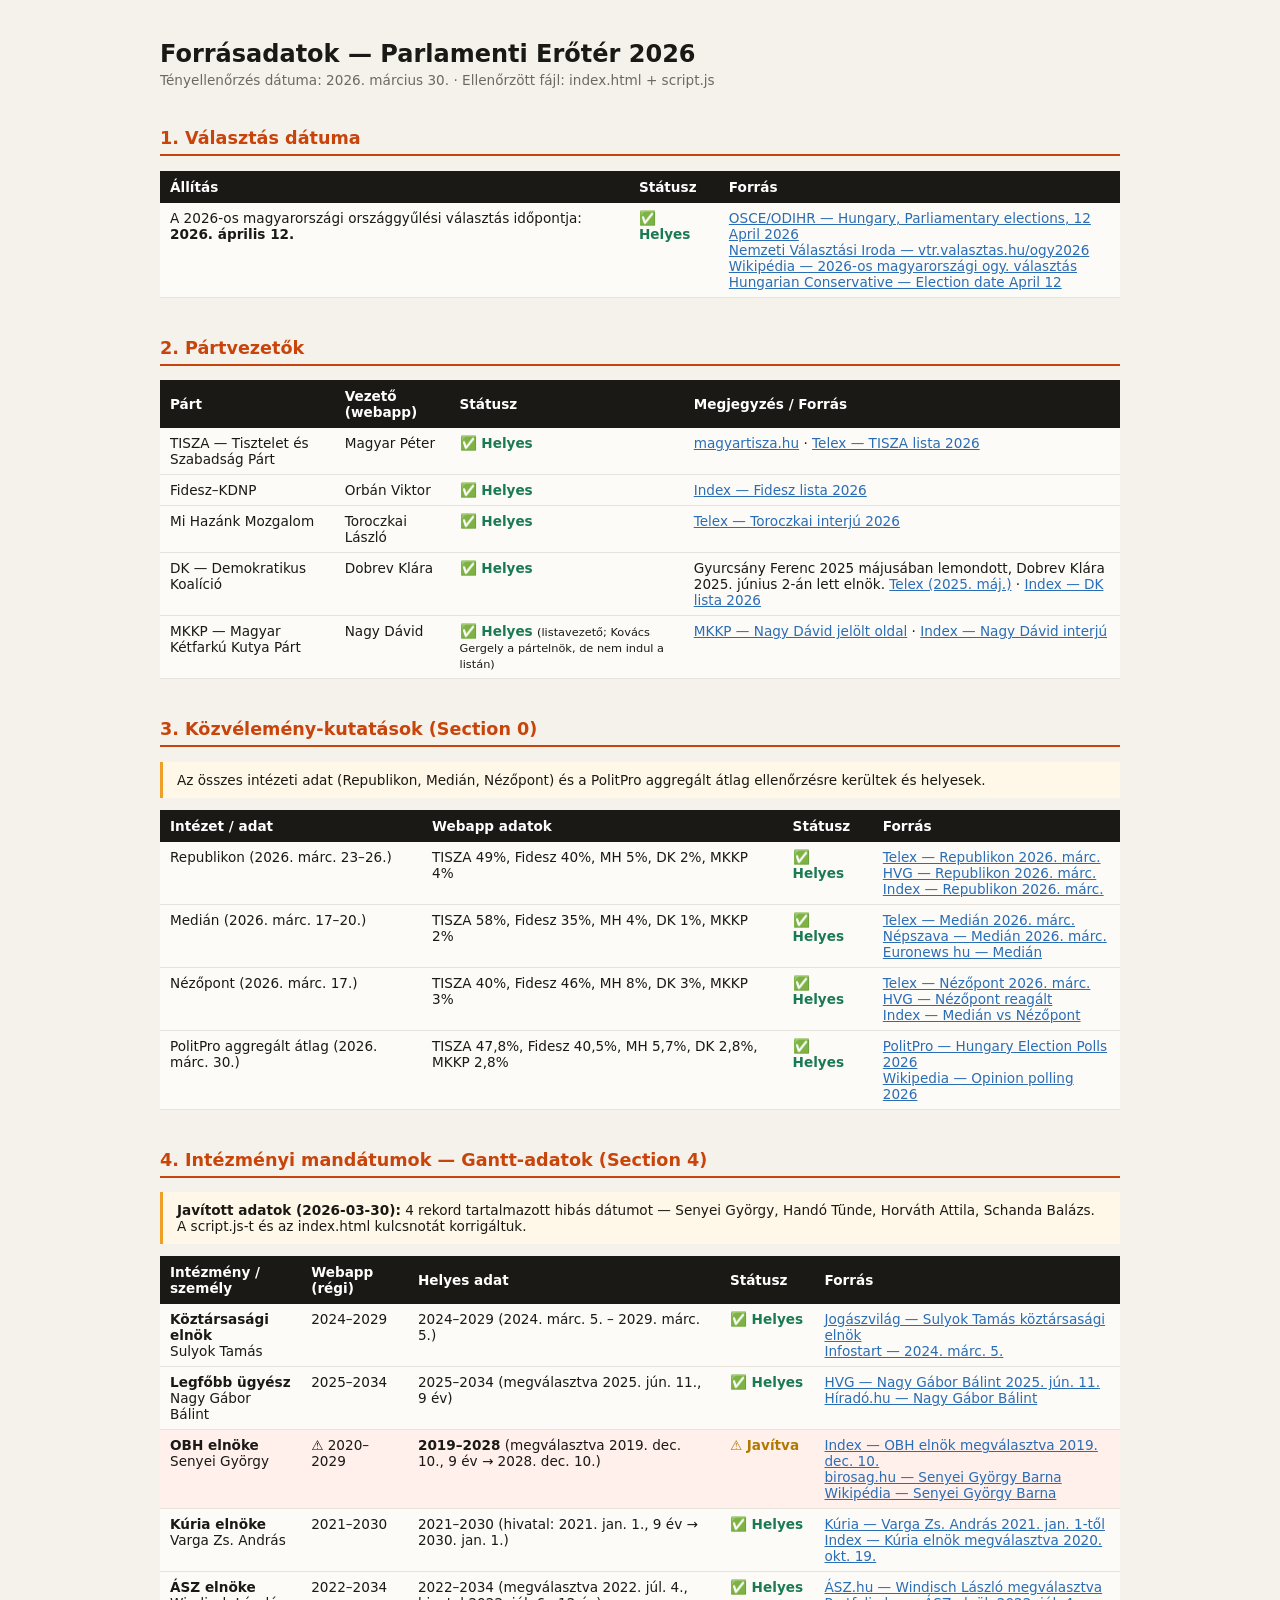
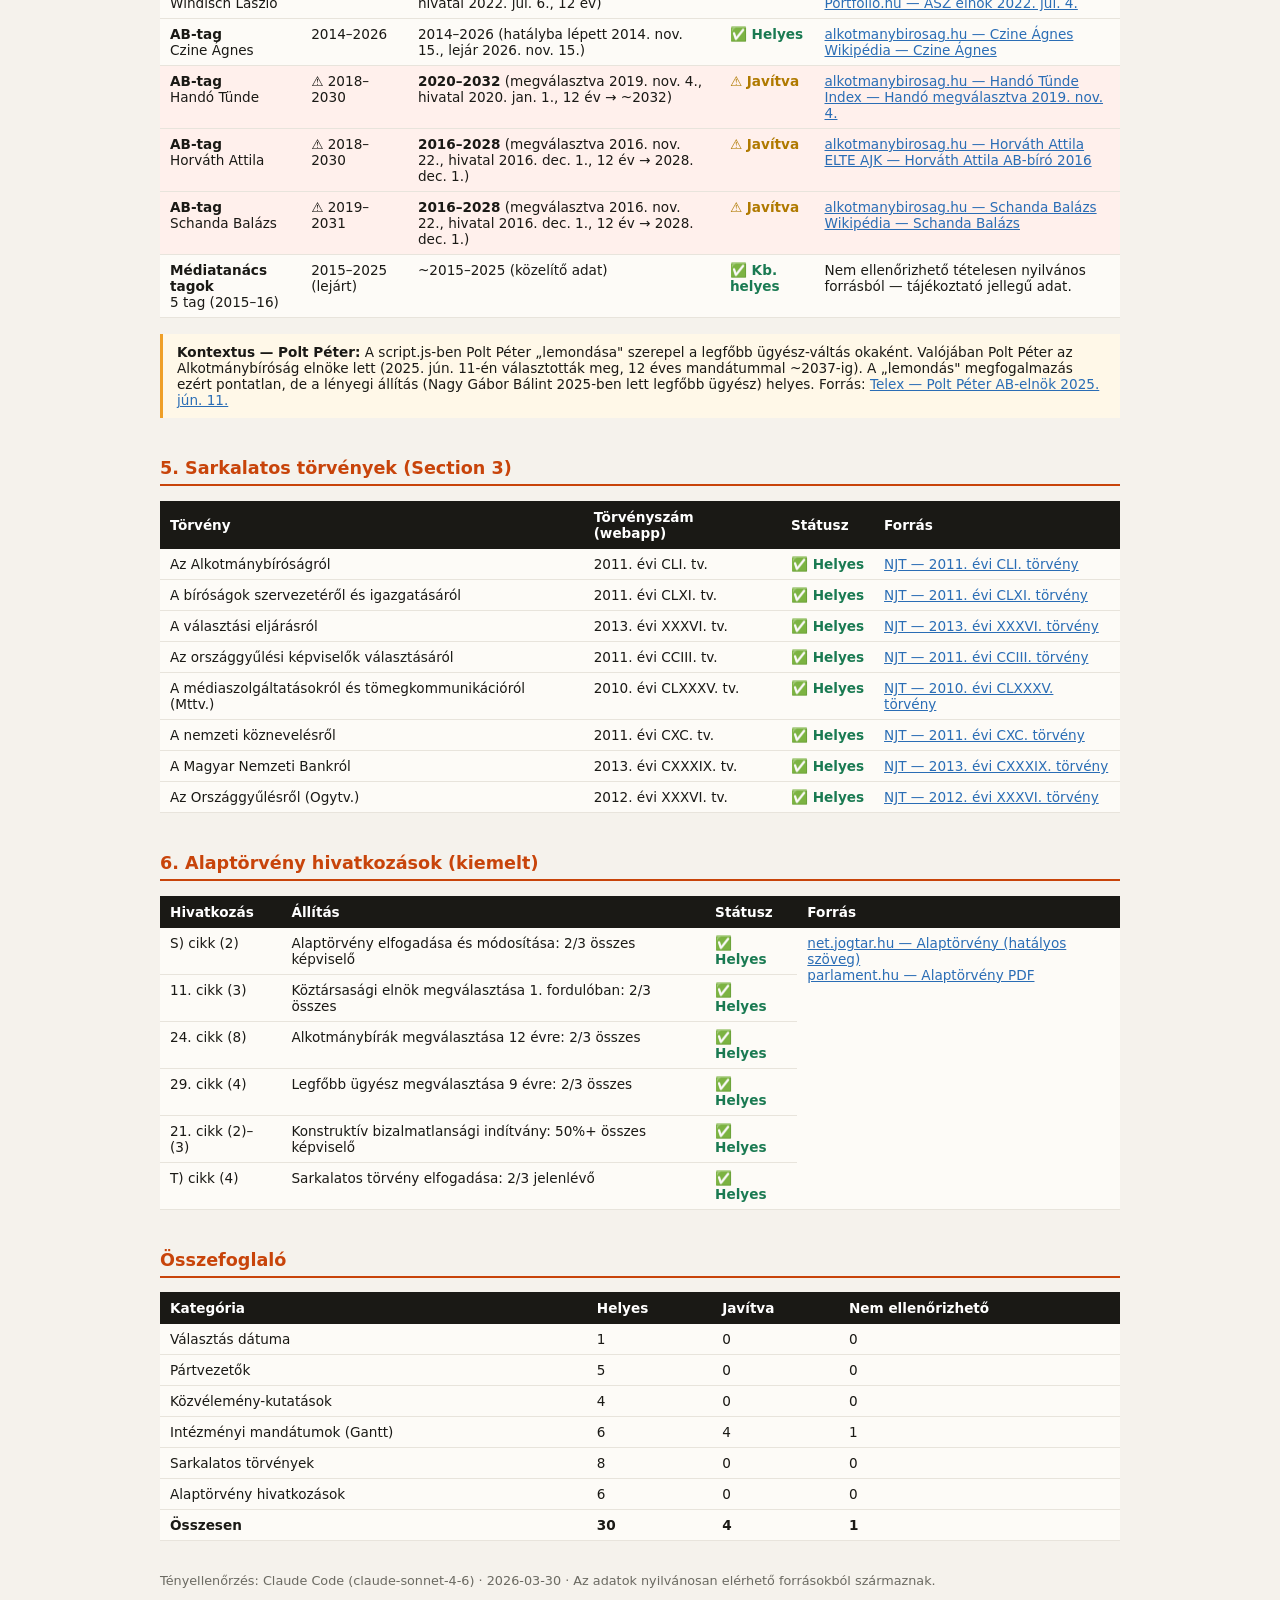
<file: forrasadatok.html>
<!DOCTYPE html>
<html lang="hu">
<head>
<meta charset="UTF-8">
<meta name="viewport" content="width=device-width, initial-scale=1.0">

<!-- Google tag (gtag.js) -->
<script async src="https://www.googletagmanager.com/gtag/js?id=G-H9TECXEC91"></script>
<script>
  window.dataLayer = window.dataLayer || [];
  function gtag(){dataLayer.push(arguments);}
  gtag('js', new Date());

  gtag('config', 'G-H9TECXEC91');
</script>

<title>Forrásadatok — Parlamenti Erőtér 2026</title>
<style>
  body { font-family: system-ui, sans-serif; max-width: 960px; margin: 0 auto; padding: 24px 16px; color: #1A1915; background: #F5F2EC; }
  h1 { font-size: 1.5rem; margin-bottom: 4px; }
  .meta { color: #6B6A62; font-size: 0.85rem; margin-bottom: 32px; }
  h2 { font-size: 1.1rem; border-bottom: 2px solid #C8440A; padding-bottom: 6px; margin-top: 40px; color: #C8440A; }
  h3 { font-size: 0.95rem; margin: 20px 0 6px; color: #1A1915; }
  table { width: 100%; border-collapse: collapse; font-size: 0.85rem; margin-bottom: 16px; background: #FDFBF7; }
  th { background: #1A1915; color: #fff; padding: 8px 10px; text-align: left; }
  td { padding: 7px 10px; border-bottom: 1px solid #E8E4DC; vertical-align: top; }
  tr:hover td { background: #F5F2EC; }
  a { color: #2A6DB5; }
  .status-ok   { color: #1A7A52; font-weight: 600; }
  .status-err  { color: #C8440A; font-weight: 600; }
  .status-fix  { color: #B07A00; font-weight: 600; }
  .note { background: #FFF8E8; border-left: 3px solid #EF9F27; padding: 10px 14px; font-size: 0.85rem; margin: 12px 0; }
  .section-tag { display: inline-block; background: #1A1915; color: #fff; font-size: 0.7rem; padding: 2px 7px; border-radius: 3px; margin-right: 6px; vertical-align: middle; }
</style>
</head>
<body>

<h1>Forrásadatok — Parlamenti Erőtér 2026</h1>
<div class="meta">Tényellenőrzés dátuma: 2026. március 30. · Ellenőrzött fájl: index.html + script.js</div>

<!-- ═══════════════════════════════════════════════════════════ -->
<h2>1. Választás dátuma</h2>

<table>
  <thead><tr><th>Állítás</th><th>Státusz</th><th>Forrás</th></tr></thead>
  <tbody>
    <tr>
      <td>A 2026-os magyarországi országgyűlési választás időpontja: <strong>2026. április 12.</strong></td>
      <td><span class="status-ok">✅ Helyes</span></td>
      <td>
        <a href="https://odihr.osce.org/node/661804" target="_blank">OSCE/ODIHR — Hungary, Parliamentary elections, 12 April 2026</a><br>
        <a href="https://vtr.valasztas.hu/ogy2026" target="_blank">Nemzeti Választási Iroda — vtr.valasztas.hu/ogy2026</a><br>
        <a href="https://hu.wikipedia.org/wiki/2026-os_magyarorsz%C3%A1gi_orsz%C3%A1ggy%C5%B1l%C3%A9si_v%C3%A1laszt%C3%A1s" target="_blank">Wikipédia — 2026-os magyarországi ogy. választás</a><br>
        <a href="https://www.hungarianconservative.com/articles/current/election-date-hungary-april-12/" target="_blank">Hungarian Conservative — Election date April 12</a>
      </td>
    </tr>
  </tbody>
</table>

<!-- ═══════════════════════════════════════════════════════════ -->
<h2>2. Pártvezetők</h2>

<table>
  <thead><tr><th>Párt</th><th>Vezető (webapp)</th><th>Státusz</th><th>Megjegyzés / Forrás</th></tr></thead>
  <tbody>
    <tr>
      <td>TISZA — Tisztelet és Szabadság Párt</td>
      <td>Magyar Péter</td>
      <td><span class="status-ok">✅ Helyes</span></td>
      <td><a href="https://magyartisza.hu/" target="_blank">magyartisza.hu</a> · <a href="https://telex.hu/belfold/2026/03/06/tisza-part-orszagos-lista-magyar-peter-kapitany-istvan" target="_blank">Telex — TISZA lista 2026</a></td>
    </tr>
    <tr>
      <td>Fidesz–KDNP</td>
      <td>Orbán Viktor</td>
      <td><span class="status-ok">✅ Helyes</span></td>
      <td><a href="https://index.hu/belfold/csatater/2026/03/05/fidesz-kdnp-orszagos-lista-jeloltek-valasztas-2026-csatater-orban-viktor/" target="_blank">Index — Fidesz lista 2026</a></td>
    </tr>
    <tr>
      <td>Mi Hazánk Mozgalom</td>
      <td>Toroczkai László</td>
      <td><span class="status-ok">✅ Helyes</span></td>
      <td><a href="https://telex.hu/belfold/2026/03/25/toroczkai-laszlo-mi-hazank-valasztas-2026" target="_blank">Telex — Toroczkai interjú 2026</a></td>
    </tr>
    <tr>
      <td>DK — Demokratikus Koalíció</td>
      <td>Dobrev Klára</td>
      <td><span class="status-ok">✅ Helyes</span></td>
      <td>Gyurcsány Ferenc 2025 májusában lemondott, Dobrev Klára 2025. június 2-án lett elnök. <a href="https://telex.hu/belfold/2025/05/15/demokratikus-koalicio-gyurcsany-ferenc-dobrev-klara-2026-os-valasztas" target="_blank">Telex (2025. máj.)</a> · <a href="https://index.hu/belfold/2026/03/04/demokratikus-koalicio-dobrev-klara-molnar-csaba-kalman-olga-dk-lista-valasztas2026-orszaggyulesi-valasztasok/" target="_blank">Index — DK lista 2026</a></td>
    </tr>
    <tr>
      <td>MKKP — Magyar Kétfarkú Kutya Párt</td>
      <td>Nagy Dávid</td>
      <td><span class="status-ok">✅ Helyes</span> <small>(listavezető; Kovács Gergely a pártelnök, de nem indul a listán)</small></td>
      <td><a href="https://ketfarkukutya.mkkp.party/jeloltek-2026/nagy-david/" target="_blank">MKKP — Nagy Dávid jelölt oldal</a> · <a href="https://index.hu/belfold/2026/03/21/kutya-part-valasztas-2026-nagy-david-mkkp-interju-listas-szavazas-jeloltek/" target="_blank">Index — Nagy Dávid interjú</a></td>
    </tr>
  </tbody>
</table>

<!-- ═══════════════════════════════════════════════════════════ -->
<h2>3. Közvélemény-kutatások (Section 0)</h2>

<div class="note">Az összes intézeti adat (Republikon, Medián, Nézőpont) és a PolitPro aggregált átlag ellenőrzésre kerültek és helyesek.</div>

<table>
  <thead><tr><th>Intézet / adat</th><th>Webapp adatok</th><th>Státusz</th><th>Forrás</th></tr></thead>
  <tbody>
    <tr>
      <td>Republikon (2026. márc. 23–26.)</td>
      <td>TISZA 49%, Fidesz 40%, MH 5%, DK 2%, MKKP 4%</td>
      <td><span class="status-ok">✅ Helyes</span></td>
      <td>
        <a href="https://telex.hu/belfold/2026/03/27/republikon-intezet-felmeres-marcius-tisza-part-fidesz" target="_blank">Telex — Republikon 2026. márc.</a><br>
        <a href="https://hvg.hu/itthon/20260327_republikon-tisza-fidesz-celegyenes-kozvelemeny-kutatas" target="_blank">HVG — Republikon 2026. márc.</a><br>
        <a href="https://index.hu/belfold/2026/03/27/republikon-intezet-partpreferenciak-felmeres-kutatas-tisza-part-fidesz-mi-hazank-dk-ketfarku-kutyapart/" target="_blank">Index — Republikon 2026. márc.</a>
      </td>
    </tr>
    <tr>
      <td>Medián (2026. márc. 17–20.)</td>
      <td>TISZA 58%, Fidesz 35%, MH 4%, DK 1%, MKKP 2%</td>
      <td><span class="status-ok">✅ Helyes</span></td>
      <td>
        <a href="https://telex.hu/belfold/2026/03/25/median-kutatas-2026-marcius-tisza-part-elonye-nott-ketharmad-fidesz-kdnp-ketparti-parlament" target="_blank">Telex — Medián 2026. márc.</a><br>
        <a href="https://nepszava.hu/3316650_tisza-part-fidesz-felmeres-median-2026-marcius-biztos-partvalasztok-23-szazalek" target="_blank">Népszava — Medián 2026. márc.</a><br>
        <a href="https://hu.euronews.com/2026/03/25/kozel-all-a-ketharmados-eredmenyhez-a-tisza-part-ketparti-parlamentre-van-esely-allitja-a-" target="_blank">Euronews hu — Medián</a>
      </td>
    </tr>
    <tr>
      <td>Nézőpont (2026. márc. 17.)</td>
      <td>TISZA 40%, Fidesz 46%, MH 8%, DK 3%, MKKP 3%</td>
      <td><span class="status-ok">✅ Helyes</span></td>
      <td>
        <a href="https://telex.hu/belfold/2026/03/19/nezopont-intezet-fidesz-tisza-part-eredmenyek" target="_blank">Telex — Nézőpont 2026. márc.</a><br>
        <a href="https://hvg.hu/itthon/20260326_nezopont-kozvelemeny-kutatas-median-tisza-part-fidesz" target="_blank">HVG — Nézőpont reagált</a><br>
        <a href="https://index.hu/belfold/2026/03/26/nezopont-intezet-median-kozvelemeny-kutatas-fidesz-tisza-part-valasztas2026-orszaggyulesi-valasztasok/" target="_blank">Index — Medián vs Nézőpont</a>
      </td>
    </tr>
    <tr>
      <td>PolitPro aggregált átlag (2026. márc. 30.)</td>
      <td>TISZA 47,8%, Fidesz 40,5%, MH 5,7%, DK 2,8%, MKKP 2,8%</td>
      <td><span class="status-ok">✅ Helyes</span></td>
      <td>
        <a href="https://politpro.eu/en/hungary" target="_blank">PolitPro — Hungary Election Polls 2026</a><br>
        <a href="https://en.wikipedia.org/wiki/Opinion_polling_for_the_2026_Hungarian_parliamentary_election" target="_blank">Wikipedia — Opinion polling 2026</a>
      </td>
    </tr>
  </tbody>
</table>

<!-- ═══════════════════════════════════════════════════════════ -->
<h2>4. Intézményi mandátumok — Gantt-adatok (Section 4)</h2>

<div class="note"><strong>Javított adatok (2026-03-30):</strong> 4 rekord tartalmazott hibás dátumot — Senyei György, Handó Tünde, Horváth Attila, Schanda Balázs. A script.js-t és az index.html kulcsnotát korrigáltuk.</div>

<table>
  <thead><tr><th>Intézmény / személy</th><th>Webapp (régi)</th><th>Helyes adat</th><th>Státusz</th><th>Forrás</th></tr></thead>
  <tbody>
    <tr>
      <td><strong>Köztársasági elnök</strong><br>Sulyok Tamás</td>
      <td>2024–2029</td>
      <td>2024–2029 (2024. márc. 5. – 2029. márc. 5.)</td>
      <td><span class="status-ok">✅ Helyes</span></td>
      <td>
        <a href="https://jogaszvilag.hu/napi/ma-nulla-oratol-sulyok-tamas-a-koztarsasagi-elnok/" target="_blank">Jogászvilág — Sulyok Tamás köztársasági elnök</a><br>
        <a href="https://infostart.hu/belfold/2024/03/05/hivatalba-lepett-sulyok-tamas-koztarsasagi-elnok" target="_blank">Infostart — 2024. márc. 5.</a>
      </td>
    </tr>
    <tr>
      <td><strong>Legfőbb ügyész</strong><br>Nagy Gábor Bálint</td>
      <td>2025–2034</td>
      <td>2025–2034 (megválasztva 2025. jún. 11., 9 év)</td>
      <td><span class="status-ok">✅ Helyes</span></td>
      <td>
        <a href="https://hvg.hu/itthon/20250611_Kilenc-evre-Nagy-Gabor-Balintot-valasztottak-legfobb-ugyesznek-ebx" target="_blank">HVG — Nagy Gábor Bálint 2025. jún. 11.</a><br>
        <a href="https://hirado.hu/belfold/cikk/2025/06/12/nagy-gabor-balint-a-legfobb-ugyeszi-megbizatas-olyan-megtiszteltetes-amely-csak-egyszer-adatik-az-eletben" target="_blank">Híradó.hu — Nagy Gábor Bálint</a>
      </td>
    </tr>
    <tr style="background:#FFF0EC;">
      <td><strong>OBH elnöke</strong><br>Senyei György</td>
      <td>⚠ 2020–2029</td>
      <td><strong>2019–2028</strong> (megválasztva 2019. dec. 10., 9 év → 2028. dec. 10.)</td>
      <td><span class="status-fix">⚠ Javítva</span></td>
      <td>
        <a href="https://index.hu/belfold/2019/12/10/obh_elnok_senyei_gyorgy_barna_orszaggyules_valasztas/" target="_blank">Index — OBH elnök megválasztva 2019. dec. 10.</a><br>
        <a href="https://birosag.hu/dr-senyei-gyorgy-barna" target="_blank">birosag.hu — Senyei György Barna</a><br>
        <a href="https://hu.wikipedia.org/wiki/Senyei_Gy%C3%B6rgy_Barna" target="_blank">Wikipédia — Senyei György Barna</a>
      </td>
    </tr>
    <tr>
      <td><strong>Kúria elnöke</strong><br>Varga Zs. András</td>
      <td>2021–2030</td>
      <td>2021–2030 (hivatal: 2021. jan. 1., 9 év → 2030. jan. 1.)</td>
      <td><span class="status-ok">✅ Helyes</span></td>
      <td>
        <a href="https://kuria-birosag.hu/hu/sajto/varga-zsolt-andras-kuria-elnoke-2021-januar-1-tol" target="_blank">Kúria — Varga Zs. András 2021. jan. 1-től</a><br>
        <a href="https://index.hu/belfold/2020/10/19/varga_zsolt_andras_kuria_elnok_valasztas/" target="_blank">Index — Kúria elnök megválasztva 2020. okt. 19.</a>
      </td>
    </tr>
    <tr>
      <td><strong>ÁSZ elnöke</strong><br>Windisch László</td>
      <td>2022–2034</td>
      <td>2022–2034 (megválasztva 2022. júl. 4., hivatal 2022. júl. 6., 12 év)</td>
      <td><span class="status-ok">✅ Helyes</span></td>
      <td>
        <a href="https://www.asz.hu/en/megvalasztottak-windisch-laszlot-az-asz-elnokenek" target="_blank">ÁSZ.hu — Windisch László megválasztva</a><br>
        <a href="https://www.portfolio.hu/gazdasag/20220704/megvalasztottak-az-asz-uj-elnoket-554247" target="_blank">Portfolio.hu — ÁSZ elnök 2022. júl. 4.</a>
      </td>
    </tr>
    <tr>
      <td><strong>AB-tag</strong><br>Czine Ágnes</td>
      <td>2014–2026</td>
      <td>2014–2026 (hatályba lépett 2014. nov. 15., lejár 2026. nov. 15.)</td>
      <td><span class="status-ok">✅ Helyes</span></td>
      <td>
        <a href="https://alkotmanybirosag.hu/a-jelenlegi-tagok/dr-czine-agnes/" target="_blank">alkotmanybirosag.hu — Czine Ágnes</a><br>
        <a href="https://hu.wikipedia.org/wiki/Czine_%C3%81gnes" target="_blank">Wikipédia — Czine Ágnes</a>
      </td>
    </tr>
    <tr style="background:#FFF0EC;">
      <td><strong>AB-tag</strong><br>Handó Tünde</td>
      <td>⚠ 2018–2030</td>
      <td><strong>2020–2032</strong> (megválasztva 2019. nov. 4., hivatal 2020. jan. 1., 12 év → ~2032)</td>
      <td><span class="status-fix">⚠ Javítva</span></td>
      <td>
        <a href="https://alkotmanybirosag.hu/a-jelenlegi-tagok/dr-hando-tunde/" target="_blank">alkotmanybirosag.hu — Handó Tünde</a><br>
        <a href="https://index.hu/belfold/2019/11/04/polt_hando_valasztas_parlament/" target="_blank">Index — Handó megválasztva 2019. nov. 4.</a>
      </td>
    </tr>
    <tr style="background:#FFF0EC;">
      <td><strong>AB-tag</strong><br>Horváth Attila</td>
      <td>⚠ 2018–2030</td>
      <td><strong>2016–2028</strong> (megválasztva 2016. nov. 22., hivatal 2016. dec. 1., 12 év → 2028. dec. 1.)</td>
      <td><span class="status-fix">⚠ Javítva</span></td>
      <td>
        <a href="https://alkotmanybirosag.hu/a-jelenlegi-tagok/dr-horvath-attila/" target="_blank">alkotmanybirosag.hu — Horváth Attila</a><br>
        <a href="https://www.ajk.elte.hu/content/alkotmanybirova-valasztottak-horvath-attilat.t.2742" target="_blank">ELTE AJK — Horváth Attila AB-bíró 2016</a>
      </td>
    </tr>
    <tr style="background:#FFF0EC;">
      <td><strong>AB-tag</strong><br>Schanda Balázs</td>
      <td>⚠ 2019–2031</td>
      <td><strong>2016–2028</strong> (megválasztva 2016. nov. 22., hivatal 2016. dec. 1., 12 év → 2028. dec. 1.)</td>
      <td><span class="status-fix">⚠ Javítva</span></td>
      <td>
        <a href="https://alkotmanybirosag.hu/a-jelenlegi-tagok/dr-schanda-balazs/" target="_blank">alkotmanybirosag.hu — Schanda Balázs</a><br>
        <a href="https://hu.wikipedia.org/wiki/Schanda_Bal%C3%A1zs" target="_blank">Wikipédia — Schanda Balázs</a>
      </td>
    </tr>
    <tr>
      <td><strong>Médiatanács tagok</strong><br>5 tag (2015–16)</td>
      <td>2015–2025 (lejárt)</td>
      <td>~2015–2025 (közelítő adat)</td>
      <td><span class="status-ok">✅ Kb. helyes</span></td>
      <td>Nem ellenőrizhető tételesen nyilvános forrásból — tájékoztató jellegű adat.</td>
    </tr>
  </tbody>
</table>

<div class="note">
  <strong>Kontextus — Polt Péter:</strong> A script.js-ben Polt Péter „lemondása" szerepel a legfőbb ügyész-váltás okaként. Valójában Polt Péter az Alkotmánybíróság elnöke lett (2025. jún. 11-én választották meg, 12 éves mandátummal ~2037-ig). A „lemondás" megfogalmazás ezért pontatlan, de a lényegi állítás (Nagy Gábor Bálint 2025-ben lett legfőbb ügyész) helyes. Forrás: <a href="https://telex.hu/belfold/2025/06/11/polt-peter-alkotmanybirosag-elnok-kozma-akos-orszaggyules-szavazas" target="_blank">Telex — Polt Péter AB-elnök 2025. jún. 11.</a>
</div>

<!-- ═══════════════════════════════════════════════════════════ -->
<h2>5. Sarkalatos törvények (Section 3)</h2>

<table>
  <thead><tr><th>Törvény</th><th>Törvényszám (webapp)</th><th>Státusz</th><th>Forrás</th></tr></thead>
  <tbody>
    <tr>
      <td>Az Alkotmánybíróságról</td>
      <td>2011. évi CLI. tv.</td>
      <td><span class="status-ok">✅ Helyes</span></td>
      <td><a href="https://njt.hu/jogszabaly/2011-151-00-00" target="_blank">NJT — 2011. évi CLI. törvény</a></td>
    </tr>
    <tr>
      <td>A bíróságok szervezetéről és igazgatásáról</td>
      <td>2011. évi CLXI. tv.</td>
      <td><span class="status-ok">✅ Helyes</span></td>
      <td><a href="https://njt.hu/jogszabaly/2011-161-00-00" target="_blank">NJT — 2011. évi CLXI. törvény</a></td>
    </tr>
    <tr>
      <td>A választási eljárásról</td>
      <td>2013. évi XXXVI. tv.</td>
      <td><span class="status-ok">✅ Helyes</span></td>
      <td><a href="https://njt.hu/jogszabaly/2013-36-00-00" target="_blank">NJT — 2013. évi XXXVI. törvény</a></td>
    </tr>
    <tr>
      <td>Az országgyűlési képviselők választásáról</td>
      <td>2011. évi CCIII. tv.</td>
      <td><span class="status-ok">✅ Helyes</span></td>
      <td><a href="https://njt.hu/jogszabaly/2011-203-00-00" target="_blank">NJT — 2011. évi CCIII. törvény</a></td>
    </tr>
    <tr>
      <td>A médiaszolgáltatásokról és tömegkommunikációról (Mttv.)</td>
      <td>2010. évi CLXXXV. tv.</td>
      <td><span class="status-ok">✅ Helyes</span></td>
      <td><a href="https://njt.hu/jogszabaly/2010-185-00-00" target="_blank">NJT — 2010. évi CLXXXV. törvény</a></td>
    </tr>
    <tr>
      <td>A nemzeti köznevelésről</td>
      <td>2011. évi CXC. tv.</td>
      <td><span class="status-ok">✅ Helyes</span></td>
      <td><a href="https://njt.hu/jogszabaly/2011-190-00-00" target="_blank">NJT — 2011. évi CXC. törvény</a></td>
    </tr>
    <tr>
      <td>A Magyar Nemzeti Bankról</td>
      <td>2013. évi CXXXIX. tv.</td>
      <td><span class="status-ok">✅ Helyes</span></td>
      <td><a href="https://njt.hu/jogszabaly/2013-139-00-00" target="_blank">NJT — 2013. évi CXXXIX. törvény</a></td>
    </tr>
    <tr>
      <td>Az Országgyűlésről (Ogytv.)</td>
      <td>2012. évi XXXVI. tv.</td>
      <td><span class="status-ok">✅ Helyes</span></td>
      <td><a href="https://njt.hu/jogszabaly/2012-36-00-00" target="_blank">NJT — 2012. évi XXXVI. törvény</a></td>
    </tr>
  </tbody>
</table>

<!-- ═══════════════════════════════════════════════════════════ -->
<h2>6. Alaptörvény hivatkozások (kiemelt)</h2>

<table>
  <thead><tr><th>Hivatkozás</th><th>Állítás</th><th>Státusz</th><th>Forrás</th></tr></thead>
  <tbody>
    <tr>
      <td>S) cikk (2)</td>
      <td>Alaptörvény elfogadása és módosítása: 2/3 összes képviselő</td>
      <td><span class="status-ok">✅ Helyes</span></td>
      <td rowspan="6"><a href="https://net.jogtar.hu/jogszabaly?docid=A1100425.ATV" target="_blank">net.jogtar.hu — Alaptörvény (hatályos szöveg)</a><br><a href="https://www.parlament.hu/documents/125505/138409/Alaptorv%C3%A9ny.pdf" target="_blank">parlament.hu — Alaptörvény PDF</a></td>
    </tr>
    <tr>
      <td>11. cikk (3)</td>
      <td>Köztársasági elnök megválasztása 1. fordulóban: 2/3 összes</td>
      <td><span class="status-ok">✅ Helyes</span></td>
    </tr>
    <tr>
      <td>24. cikk (8)</td>
      <td>Alkotmánybírák megválasztása 12 évre: 2/3 összes</td>
      <td><span class="status-ok">✅ Helyes</span></td>
    </tr>
    <tr>
      <td>29. cikk (4)</td>
      <td>Legfőbb ügyész megválasztása 9 évre: 2/3 összes</td>
      <td><span class="status-ok">✅ Helyes</span></td>
    </tr>
    <tr>
      <td>21. cikk (2)–(3)</td>
      <td>Konstruktív bizalmatlansági indítvány: 50%+ összes képviselő</td>
      <td><span class="status-ok">✅ Helyes</span></td>
    </tr>
    <tr>
      <td>T) cikk (4)</td>
      <td>Sarkalatos törvény elfogadása: 2/3 jelenlévő</td>
      <td><span class="status-ok">✅ Helyes</span></td>
    </tr>
  </tbody>
</table>

<!-- ═══════════════════════════════════════════════════════════ -->
<h2>Összefoglaló</h2>

<table>
  <thead><tr><th>Kategória</th><th>Helyes</th><th>Javítva</th><th>Nem ellenőrizhető</th></tr></thead>
  <tbody>
    <tr><td>Választás dátuma</td><td>1</td><td>0</td><td>0</td></tr>
    <tr><td>Pártvezetők</td><td>5</td><td>0</td><td>0</td></tr>
    <tr><td>Közvélemény-kutatások</td><td>4</td><td>0</td><td>0</td></tr>
    <tr><td>Intézményi mandátumok (Gantt)</td><td>6</td><td>4</td><td>1</td></tr>
    <tr><td>Sarkalatos törvények</td><td>8</td><td>0</td><td>0</td></tr>
    <tr><td>Alaptörvény hivatkozások</td><td>6</td><td>0</td><td>0</td></tr>
    <tr><td><strong>Összesen</strong></td><td><strong>30</strong></td><td><strong>4</strong></td><td><strong>1</strong></td></tr>
  </tbody>
</table>

<p style="font-size:0.8rem;color:#6B6A62;margin-top:32px;">Tényellenőrzés: Claude Code (claude-sonnet-4-6) · 2026-03-30 · Az adatok nyilvánosan elérhető forrásokból származnak.</p>

</body>
</html>
</file>
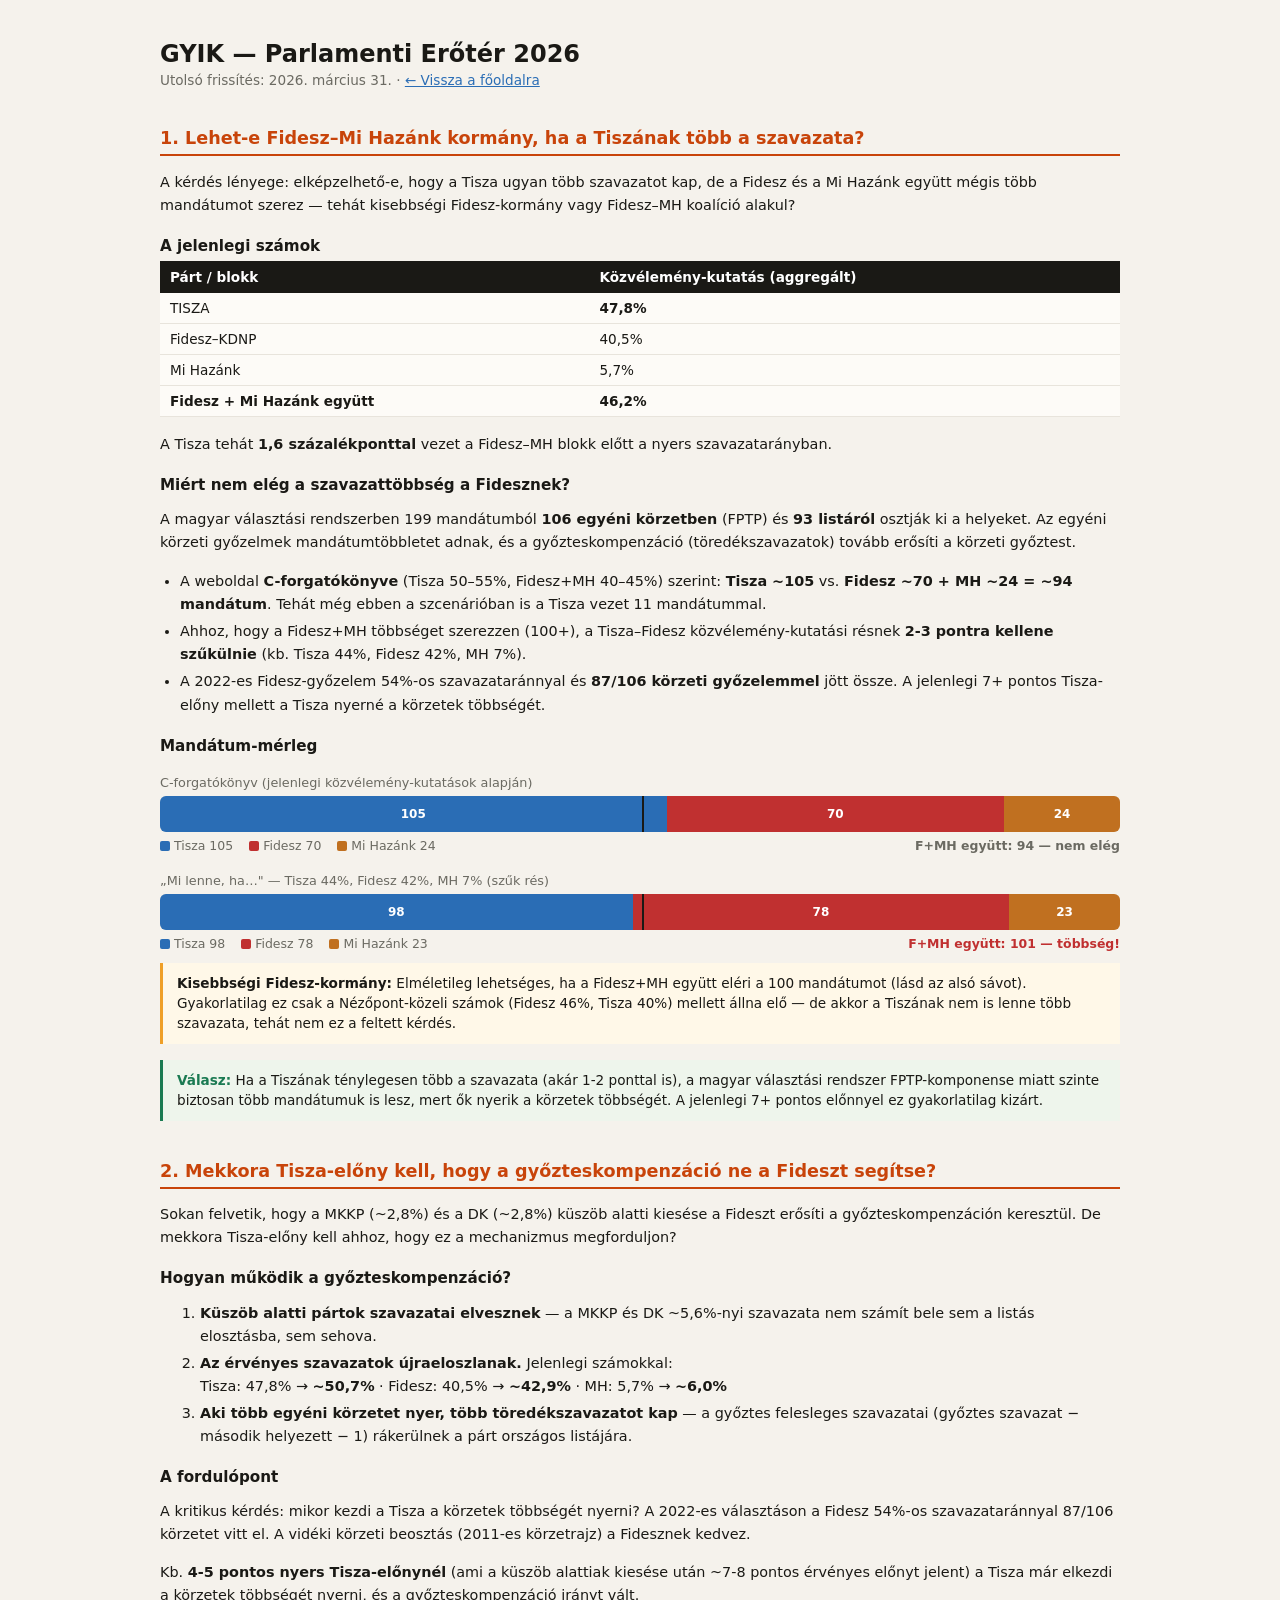
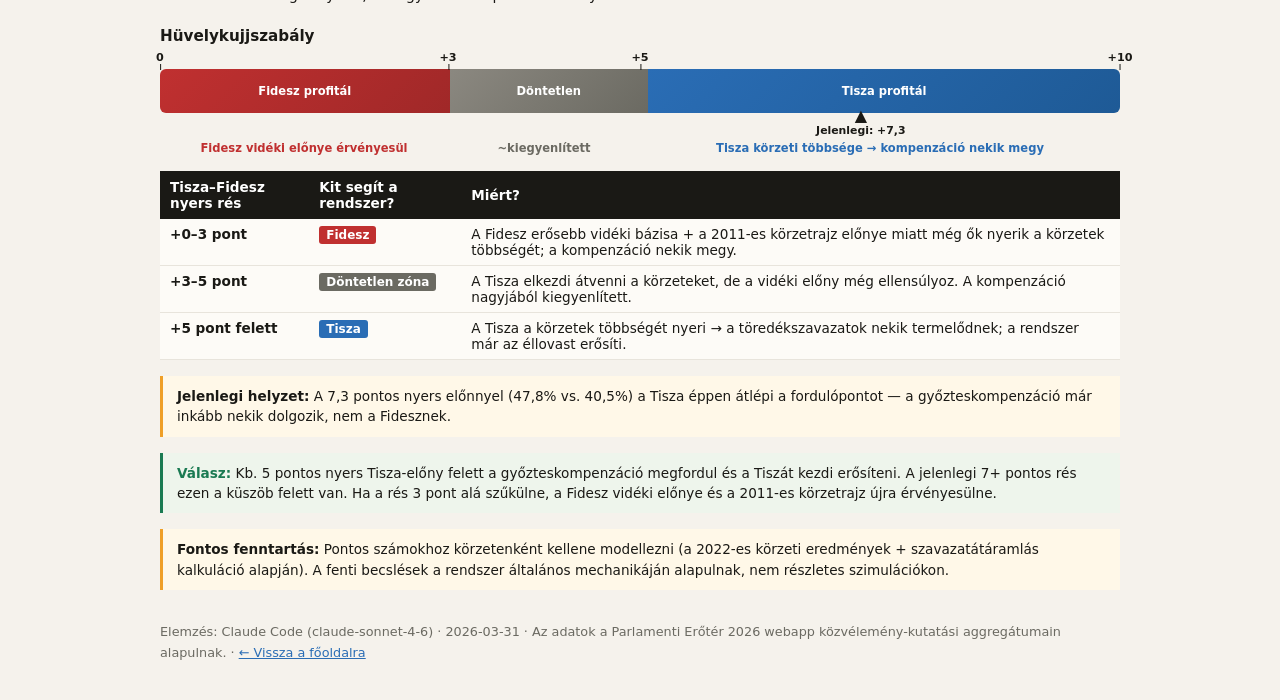
<file: gyik.html>
<!DOCTYPE html>
<html lang="hu">
<head>
<meta charset="UTF-8">
<meta name="viewport" content="width=device-width, initial-scale=1.0">

<!-- Google tag (gtag.js) -->
<script async src="https://www.googletagmanager.com/gtag/js?id=G-H9TECXEC91"></script>
<script>
  window.dataLayer = window.dataLayer || [];
  function gtag(){dataLayer.push(arguments);}
  gtag('js', new Date());

  gtag('config', 'G-H9TECXEC91');
</script>

<title>GYIK — Parlamenti Erőtér 2026</title>
<style>
  body { font-family: system-ui, sans-serif; max-width: 960px; margin: 0 auto; padding: 24px 16px; color: #1A1915; background: #F5F2EC; }
  h1 { font-size: 1.5rem; margin-bottom: 4px; }
  .meta { color: #6B6A62; font-size: 0.85rem; margin-bottom: 32px; }
  .meta a { color: #2A6DB5; }
  h2 { font-size: 1.1rem; border-bottom: 2px solid #C8440A; padding-bottom: 6px; margin-top: 40px; color: #C8440A; }
  h3 { font-size: 0.95rem; margin: 20px 0 6px; color: #1A1915; }
  p, li { font-size: 0.9rem; line-height: 1.6; }
  ul { padding-left: 20px; }
  li { margin-bottom: 4px; }
  table { width: 100%; border-collapse: collapse; font-size: 0.85rem; margin-bottom: 16px; background: #FDFBF7; }
  th { background: #1A1915; color: #fff; padding: 8px 10px; text-align: left; }
  td { padding: 7px 10px; border-bottom: 1px solid #E8E4DC; vertical-align: top; }
  tr:hover td { background: #F5F2EC; }
  a { color: #2A6DB5; }
  .note { background: #FFF8E8; border-left: 3px solid #EF9F27; padding: 10px 14px; font-size: 0.85rem; margin: 12px 0; line-height: 1.5; }
  .note strong { color: #1A1915; }
  .conclusion { background: #EEF5EC; border-left: 3px solid #1A7A52; padding: 10px 14px; font-size: 0.85rem; margin: 16px 0; line-height: 1.5; }
  .conclusion strong { color: #1A7A52; }
  .label-tisza { display: inline-block; background: #2A6DB5; color: #fff; font-size: 0.75rem; padding: 2px 7px; border-radius: 3px; font-weight: 600; }
  .label-fidesz { display: inline-block; background: #C03030; color: #fff; font-size: 0.75rem; padding: 2px 7px; border-radius: 3px; font-weight: 600; }
  .label-draw { display: inline-block; background: #6B6A62; color: #fff; font-size: 0.75rem; padding: 2px 7px; border-radius: 3px; font-weight: 600; }

  /* ── Mandátum-mérleg vizualizáció ── */
  .seat-viz { margin: 20px 0 8px; }
  .seat-viz-label { font-size: 0.8rem; color: #6B6A62; margin-bottom: 6px; }
  .seat-bar-wrap { position: relative; height: 36px; background: #E8E4DC; border-radius: 6px; overflow: hidden; display: flex; }
  .seat-seg { height: 100%; display: flex; align-items: center; justify-content: center; font-size: 0.75rem; font-weight: 600; color: #fff; transition: width 0.4s; min-width: 28px; }
  .seat-seg.tisza { background: #2A6DB5; }
  .seat-seg.fidesz { background: #C03030; }
  .seat-seg.mh { background: #C07020; }
  .seat-majority-line { position: absolute; left: calc(100 / 199 * 100%); top: -2px; bottom: -2px; width: 2px; background: #1A1915; z-index: 2; }
  .seat-majority-label { position: absolute; left: calc(100 / 199 * 100%); top: -18px; transform: translateX(-50%); font-size: 0.7rem; color: #1A1915; font-weight: 600; white-space: nowrap; }
  .seat-legend { display: flex; gap: 16px; margin-top: 6px; font-size: 0.78rem; color: #6B6A62; flex-wrap: wrap; }
  .seat-legend-dot { display: inline-block; width: 10px; height: 10px; border-radius: 2px; margin-right: 4px; vertical-align: middle; }

  /* ── Zóna-sáv vizualizáció ── */
  .zone-viz { margin: 20px 0 16px; }
  .zone-strip { position: relative; display: flex; height: 44px; border-radius: 6px; overflow: visible; margin-top: 24px; margin-bottom: 28px; }
  .zone-seg { display: flex; align-items: center; justify-content: center; font-size: 0.72rem; font-weight: 600; color: #fff; padding: 0 8px; }
  .zone-seg.z-fidesz { background: linear-gradient(135deg, #C03030, #a02828); width: 30%; border-radius: 6px 0 0 6px; }
  .zone-seg.z-draw { background: linear-gradient(135deg, #8B8880, #6B6A62); width: 20%; }
  .zone-seg.z-tisza { background: linear-gradient(135deg, #2A6DB5, #1e5a96); width: 50%; border-radius: 0 6px 6px 0; }
  .zone-tick { position: absolute; top: -18px; font-size: 0.7rem; color: #1A1915; font-weight: 600; transform: translateX(-50%); }
  .zone-tick::after { content: ''; position: absolute; bottom: -6px; left: 50%; width: 1px; height: 6px; background: #1A1915; }
  .zone-marker { position: absolute; bottom: -24px; transform: translateX(-50%); text-align: center; }
  .zone-marker-arrow { font-size: 1rem; line-height: 1; color: #1A1915; }
  .zone-marker-text { font-size: 0.68rem; font-weight: 600; color: #1A1915; white-space: nowrap; }
  .zone-label-row { display: flex; font-size: 0.72rem; color: #6B6A62; }
  .zone-label-row span { display: flex; align-items: center; justify-content: center; }
  .zone-label-row .zl-fidesz { width: 30%; color: #C03030; font-weight: 600; }
  .zone-label-row .zl-draw { width: 20%; color: #6B6A62; font-weight: 600; }
  .zone-label-row .zl-tisza { width: 50%; color: #2A6DB5; font-weight: 600; }
</style>
</head>
<body>

<h1>GYIK — Parlamenti Erőtér 2026</h1>
<div class="meta">Utolsó frissítés: 2026. március 31. · <a href="index.html">← Vissza a főoldalra</a></div>

<!-- ═══════════════════════════════════════════════════════════ -->
<h2>1. Lehet-e Fidesz–Mi Hazánk kormány, ha a Tiszának több a szavazata?</h2>

<p>A kérdés lényege: elképzelhető-e, hogy a Tisza ugyan több szavazatot kap, de a Fidesz és a Mi Hazánk együtt mégis több mandátumot szerez — tehát kisebbségi Fidesz-kormány vagy Fidesz–MH koalíció alakul?</p>

<h3>A jelenlegi számok</h3>

<table>
  <thead><tr><th>Párt / blokk</th><th>Közvélemény-kutatás (aggregált)</th></tr></thead>
  <tbody>
    <tr><td>TISZA</td><td><strong>47,8%</strong></td></tr>
    <tr><td>Fidesz–KDNP</td><td>40,5%</td></tr>
    <tr><td>Mi Hazánk</td><td>5,7%</td></tr>
    <tr><td><strong>Fidesz + Mi Hazánk együtt</strong></td><td><strong>46,2%</strong></td></tr>
  </tbody>
</table>

<p>A Tisza tehát <strong>1,6 százalékponttal</strong> vezet a Fidesz–MH blokk előtt a nyers szavazatarányban.</p>

<h3>Miért nem elég a szavazattöbbség a Fidesznek?</h3>

<p>A magyar választási rendszerben 199 mandátumból <strong>106 egyéni körzetben</strong> (FPTP) és <strong>93 listáról</strong> osztják ki a helyeket. Az egyéni körzeti győzelmek mandátumtöbbletet adnak, és a győzteskompenzáció (töredékszavazatok) tovább erősíti a körzeti győztest.</p>

<ul>
  <li>A weboldal <strong>C-forgatókönyve</strong> (Tisza 50–55%, Fidesz+MH 40–45%) szerint: <strong>Tisza ~105</strong> vs. <strong>Fidesz ~70 + MH ~24 = ~94 mandátum</strong>. Tehát még ebben a szcenárióban is a Tisza vezet 11 mandátummal.</li>
  <li>Ahhoz, hogy a Fidesz+MH többséget szerezzen (100+), a Tisza–Fidesz közvélemény-kutatási résnek <strong>2-3 pontra kellene szűkülnie</strong> (kb. Tisza 44%, Fidesz 42%, MH 7%).</li>
  <li>A 2022-es Fidesz-győzelem 54%-os szavazataránnyal és <strong>87/106 körzeti győzelemmel</strong> jött össze. A jelenlegi 7+ pontos Tisza-előny mellett a Tisza nyerné a körzetek többségét.</li>
</ul>

<h3>Mandátum-mérleg</h3>

<!-- C-forgatókönyv: Tisza 105 / Fidesz 70 / MH 24 -->
<div class="seat-viz">
  <div class="seat-viz-label">C-forgatókönyv (jelenlegi közvélemény-kutatások alapján)</div>
  <div class="seat-bar-wrap">
    <div class="seat-seg tisza" style="width:calc(105/199*100%)">105</div>
    <div class="seat-seg fidesz" style="width:calc(70/199*100%)">70</div>
    <div class="seat-seg mh" style="width:calc(24/199*100%)">24</div>
    <span class="seat-majority-label">többség: 100</span>
    <div class="seat-majority-line"></div>
  </div>
  <div class="seat-legend">
    <span><span class="seat-legend-dot" style="background:#2A6DB5"></span>Tisza 105</span>
    <span><span class="seat-legend-dot" style="background:#C03030"></span>Fidesz 70</span>
    <span><span class="seat-legend-dot" style="background:#C07020"></span>Mi Hazánk 24</span>
    <span style="margin-left:auto; font-weight:600;">F+MH együtt: 94 — nem elég</span>
  </div>
</div>

<!-- Mi lenne ha szűkülne: Tisza 98 / Fidesz 78 / MH 23 -->
<div class="seat-viz">
  <div class="seat-viz-label">„Mi lenne, ha…" — Tisza 44%, Fidesz 42%, MH 7% (szűk rés)</div>
  <div class="seat-bar-wrap">
    <div class="seat-seg tisza" style="width:calc(98/199*100%)">98</div>
    <div class="seat-seg fidesz" style="width:calc(78/199*100%)">78</div>
    <div class="seat-seg mh" style="width:calc(23/199*100%)">23</div>
    <span class="seat-majority-label">többség: 100</span>
    <div class="seat-majority-line"></div>
  </div>
  <div class="seat-legend">
    <span><span class="seat-legend-dot" style="background:#2A6DB5"></span>Tisza 98</span>
    <span><span class="seat-legend-dot" style="background:#C03030"></span>Fidesz 78</span>
    <span><span class="seat-legend-dot" style="background:#C07020"></span>Mi Hazánk 23</span>
    <span style="margin-left:auto; font-weight:600; color:#C03030;">F+MH együtt: 101 — többség!</span>
  </div>
</div>

<div class="note">
  <strong>Kisebbségi Fidesz-kormány:</strong> Elméletileg lehetséges, ha a Fidesz+MH együtt eléri a 100 mandátumot (lásd az alsó sávot). Gyakorlatilag ez csak a Nézőpont-közeli számok (Fidesz 46%, Tisza 40%) mellett állna elő — de akkor a Tiszának nem is lenne több szavazata, tehát nem ez a feltett kérdés.
</div>

<div class="conclusion">
  <strong>Válasz:</strong> Ha a Tiszának ténylegesen több a szavazata (akár 1-2 ponttal is), a magyar választási rendszer FPTP-komponense miatt szinte biztosan több mandátumuk is lesz, mert ők nyerik a körzetek többségét. A jelenlegi 7+ pontos előnnyel ez gyakorlatilag kizárt.
</div>

<!-- ═══════════════════════════════════════════════════════════ -->
<h2>2. Mekkora Tisza-előny kell, hogy a győzteskompenzáció ne a Fideszt segítse?</h2>

<p>Sokan felvetik, hogy a MKKP (~2,8%) és a DK (~2,8%) küszöb alatti kiesése a Fideszt erősíti a győzteskompenzáción keresztül. De mekkora Tisza-előny kell ahhoz, hogy ez a mechanizmus megforduljon?</p>

<h3>Hogyan működik a győzteskompenzáció?</h3>

<ol style="font-size:0.9rem; line-height:1.6;">
  <li><strong>Küszöb alatti pártok szavazatai elvesznek</strong> — a MKKP és DK ~5,6%-nyi szavazata nem számít bele sem a listás elosztásba, sem sehova.</li>
  <li><strong>Az érvényes szavazatok újraeloszlanak.</strong> Jelenlegi számokkal:<br>
    Tisza: 47,8% → <strong>~50,7%</strong> · Fidesz: 40,5% → <strong>~42,9%</strong> · MH: 5,7% → <strong>~6,0%</strong></li>
  <li><strong>Aki több egyéni körzetet nyer, több töredékszavazatot kap</strong> — a győztes felesleges szavazatai (győztes szavazat − második helyezett − 1) rákerülnek a párt országos listájára.</li>
</ol>

<h3>A fordulópont</h3>

<p>A kritikus kérdés: mikor kezdi a Tisza a körzetek többségét nyerni? A 2022-es választáson a Fidesz 54%-os szavazataránnyal 87/106 körzetet vitt el. A vidéki körzeti beosztás (2011-es körzetrajz) a Fidesznek kedvez.</p>

<p>Kb. <strong>4-5 pontos nyers Tisza-előnynél</strong> (ami a küszöb alattiak kiesése után ~7-8 pontos érvényes előnyt jelent) a Tisza már elkezdi a körzetek többségét nyerni, és a győzteskompenzáció irányt vált.</p>

<h3>Hüvelykujjszabály</h3>

<!-- Zóna-sáv vizualizáció -->
<div class="zone-viz">
  <div class="zone-strip">
    <!-- Tick markok -->
    <span class="zone-tick" style="left:0%">0</span>
    <span class="zone-tick" style="left:30%">+3</span>
    <span class="zone-tick" style="left:50%">+5</span>
    <span class="zone-tick" style="left:100%">+10</span>
    <!-- Szegmensek -->
    <div class="zone-seg z-fidesz">Fidesz profitál</div>
    <div class="zone-seg z-draw">Döntetlen</div>
    <div class="zone-seg z-tisza">Tisza profitál</div>
    <!-- Jelenlegi pozíció marker -->
    <div class="zone-marker" style="left:73%">
      <div class="zone-marker-arrow">▲</div>
      <div class="zone-marker-text">Jelenlegi: +7,3</div>
    </div>
  </div>
  <div class="zone-label-row">
    <span class="zl-fidesz">Fidesz vidéki előnye érvényesül</span>
    <span class="zl-draw">~kiegyenlített</span>
    <span class="zl-tisza">Tisza körzeti többsége → kompenzáció nekik megy</span>
  </div>
</div>

<table>
  <thead><tr><th>Tisza–Fidesz nyers rés</th><th>Kit segít a rendszer?</th><th>Miért?</th></tr></thead>
  <tbody>
    <tr>
      <td><strong>+0–3 pont</strong></td>
      <td><span class="label-fidesz">Fidesz</span></td>
      <td>A Fidesz erősebb vidéki bázisa + a 2011-es körzetrajz előnye miatt még ők nyerik a körzetek többségét; a kompenzáció nekik megy.</td>
    </tr>
    <tr>
      <td><strong>+3–5 pont</strong></td>
      <td><span class="label-draw">Döntetlen zóna</span></td>
      <td>A Tisza elkezdi átvenni a körzeteket, de a vidéki előny még ellensúlyoz. A kompenzáció nagyjából kiegyenlített.</td>
    </tr>
    <tr>
      <td><strong>+5 pont felett</strong></td>
      <td><span class="label-tisza">Tisza</span></td>
      <td>A Tisza a körzetek többségét nyeri → a töredékszavazatok nekik termelődnek; a rendszer már az éllovast erősíti.</td>
    </tr>
  </tbody>
</table>

<div class="note">
  <strong>Jelenlegi helyzet:</strong> A 7,3 pontos nyers előnnyel (47,8% vs. 40,5%) a Tisza éppen átlépi a fordulópontot — a győzteskompenzáció már inkább nekik dolgozik, nem a Fidesznek.
</div>

<div class="conclusion">
  <strong>Válasz:</strong> Kb. 5 pontos nyers Tisza-előny felett a győzteskompenzáció megfordul és a Tiszát kezdi erősíteni. A jelenlegi 7+ pontos rés ezen a küszöb felett van. Ha a rés 3 pont alá szűkülne, a Fidesz vidéki előnye és a 2011-es körzetrajz újra érvényesülne.
</div>

<div class="note">
  <strong>Fontos fenntartás:</strong> Pontos számokhoz körzetenként kellene modellezni (a 2022-es körzeti eredmények + szavazatátáramlás kalkuláció alapján). A fenti becslések a rendszer általános mechanikáján alapulnak, nem részletes szimulációkon.
</div>

<!-- ═══════════════════════════════════════════════════════════ -->

<p style="font-size:0.8rem;color:#6B6A62;margin-top:32px;">Elemzés: Claude Code (claude-sonnet-4-6) · 2026-03-31 · Az adatok a Parlamenti Erőtér 2026 webapp közvélemény-kutatási aggregátumain alapulnak. · <a href="index.html">← Vissza a főoldalra</a></p>

</body>
</html>
</file>
<file: styles.css>
/* ============================================================
   PARLAMENTI ERŐTÉR 2026 — Stylesheet
   Fraunces (serif) + DM Sans (sans)
   Light editorial design
   ============================================================ */

/* ── Variables ─────────────────────────────────────────────── */
:root {
  --bg:       #F5F2EC;
  --bg2:      #EEE9DF;
  --card:     #FDFBF7;
  --card2:    #F8F5EF;
  --ink:      #1A1915;
  --ink2:     #5C5A54;
  --ink3:     #9A9891;
  --ink4:     #C4C1B8;
  --border:   rgba(26,25,21,0.08);
  --border2:  rgba(26,25,21,0.16);
  --border3:  rgba(26,25,21,0.24);
  --accent:   #C8440A;
  --accent-l: #F5E8E0;
  --tisza:    #2A6DB5;
  --tisza-l:  #E3EDF8;
  --fidesz:   #C03030;
  --fidesz-l: #FCEBEB;
  --mihaz:    #C07020;
  --mihaz-l:  #FAEEDA;
  --green:    #1A7A52;
  --green-l:  #E1F5EE;
  --purple:   #5E53C0;
  --purple-l: #EEEDFE;
  --r:        12px;
  --r-sm:     8px;
  --sidebar-w: 260px;
  --topbar-h:  52px;
  --transition: 200ms cubic-bezier(0.4, 0, 0.2, 1);
  --transition-slow: 400ms cubic-bezier(0.4, 0, 0.2, 1);
}

/* ── Reset ──────────────────────────────────────────────────── */
*, *::before, *::after { box-sizing: border-box; margin: 0; padding: 0; }
html { scroll-behavior: smooth; }
body {
  font-family: 'DM Sans', sans-serif;
  background: var(--bg);
  color: var(--ink);
  font-size: 15px;
  line-height: 1.65;
  -webkit-font-smoothing: antialiased;
}
a { color: inherit; text-decoration: none; }
button { cursor: pointer; border: none; background: none; font-family: inherit; }
img { display: block; max-width: 100%; }

/* ── Scroll progress bar ────────────────────────────────────── */
#scroll-progress {
  position: fixed;
  top: 0; left: 0;
  height: 3px;
  width: 0%;
  background: var(--accent);
  z-index: 1000;
  transition: width 0.1s linear;
}

/* ── Sidebar ────────────────────────────────────────────────── */
.sidebar {
  position: fixed;
  top: 0; left: 0;
  width: var(--sidebar-w);
  height: 100vh;
  background: var(--card);
  border-right: 1px solid var(--border2);
  display: flex;
  flex-direction: column;
  z-index: 200;
  overflow-y: auto;
  transition: transform var(--transition-slow);
}

.sidebar-brand {
  padding: 24px 20px 20px;
  border-bottom: 1px solid var(--border);
}
.sidebar-brand-eyebrow {
  font-size: 12px;
  font-weight: 500;
  letter-spacing: .14em;
  text-transform: uppercase;
  color: var(--ink3);
  margin-bottom: 6px;
}
.sidebar-brand-title {
  font-family: 'Fraunces', serif;
  font-size: 18px;
  font-weight: 500;
  letter-spacing: -.02em;
  line-height: 1.2;
  color: var(--ink);
}
.sidebar-brand-title em {
  font-style: italic;
  font-weight: 300;
  color: var(--accent);
}
.sidebar-brand-year {
  font-size: 15px;
  color: var(--ink3);
  margin-top: 4px;
  font-weight: 500;
}

.sidebar-nav {
  padding: 12px 0;
  flex: 1;
}
.sidebar-nav-section {
  padding: 10px 16px 4px;
  font-size: 11px;
  font-weight: 600;
  letter-spacing: .1em;
  text-transform: uppercase;
  color: var(--ink4);
}
.nav-item {
  display: flex;
  align-items: center;
  gap: 10px;
  padding: 8px 16px;
  border-radius: 0;
  position: relative;
  cursor: pointer;
  transition: background var(--transition);
  text-decoration: none;
  color: var(--ink2);
  border-left: 2px solid transparent;
}
.nav-item:hover {
  background: var(--bg2);
  color: var(--ink);
}
.nav-item.active {
  background: rgba(42, 109, 181, 0.07);
  color: var(--tisza);
  border-left-color: var(--tisza);
}
.nav-num {
  display: flex;
  align-items: center;
  justify-content: center;
  width: 22px;
  height: 22px;
  border-radius: 50%;
  background: var(--bg2);
  font-size: 11px;
  font-weight: 600;
  color: var(--ink3);
  flex-shrink: 0;
  transition: background var(--transition), color var(--transition);
}
.nav-item.active .nav-num {
  background: var(--tisza);
  color: #fff;
}
.nav-text { font-size: 14px; font-weight: 400; line-height: 1.35; }
.nav-sub  { font-size: 13px; color: var(--ink3); display: block; margin-top: 1px; }
.nav-item.active .nav-sub { color: rgba(42,109,181,0.7); }
.nav-new-badge {
  margin-left: auto;
  font-size: 12px;
  font-weight: 600;
  letter-spacing: .08em;
  text-transform: uppercase;
  background: var(--accent-l);
  color: var(--accent);
  padding: 1px 6px;
  border-radius: 10px;
  flex-shrink: 0;
}

.sidebar-footer {
  padding: 16px 20px;
  border-top: 1px solid var(--border);
  font-size: 13px;
  color: var(--ink3);
  line-height: 1.6;
}
.sidebar-footer a { color: var(--ink3); text-decoration: underline; text-underline-offset: 2px; }
.sidebar-footer a:hover { color: var(--ink2); }

/* ── Sidebar overlay (mobile) ───────────────────────────────── */
.sidebar-overlay {
  display: none;
  position: fixed;
  inset: 0;
  background: rgba(26,25,21,0.45);
  z-index: 199;
  opacity: 0;
  pointer-events: none;
  transition: opacity var(--transition-slow);
}
.sidebar-overlay.visible {
  opacity: 1;
  pointer-events: auto;
}

/* ── Top bar (mobile) ───────────────────────────────────────── */
.topbar {
  display: none;
  position: fixed;
  top: 0; left: 0; right: 0;
  height: var(--topbar-h);
  background: var(--card);
  border-bottom: 1px solid var(--border2);
  z-index: 198;
  padding: 0 16px;
  align-items: center;
  gap: 14px;
}
.hamburger {
  width: 36px; height: 36px;
  display: flex;
  flex-direction: column;
  justify-content: center;
  align-items: center;
  gap: 5px;
  border-radius: 8px;
  transition: background var(--transition);
  flex-shrink: 0;
}
.hamburger:hover { background: var(--bg2); }
.hamburger span {
  display: block;
  width: 20px; height: 1.5px;
  background: var(--ink);
  transition: transform var(--transition), opacity var(--transition);
  border-radius: 2px;
}
.hamburger.open span:nth-child(1) { transform: translateY(6.5px) rotate(45deg); }
.hamburger.open span:nth-child(2) { opacity: 0; }
.hamburger.open span:nth-child(3) { transform: translateY(-6.5px) rotate(-45deg); }
.topbar-title {
  font-family: 'Fraunces', serif;
  font-size: 15px;
  font-weight: 500;
  letter-spacing: -.02em;
  color: var(--ink);
}
.topbar-title em { font-style: italic; font-weight: 300; color: var(--accent); }

/* ── Layout ─────────────────────────────────────────────────── */
.layout {
  margin-left: var(--sidebar-w);
  min-height: 100vh;
}

/* ── Page header ────────────────────────────────────────────── */
.page-header {
  background: var(--ink);
  color: #F5F2EC;
  padding: 64px 48px 56px;
  position: relative;
  overflow: hidden;
}
.page-header::before {
  content: '';
  position: absolute;
  top: -80px; right: -40px;
  width: 400px; height: 400px;
  border: 1px solid rgba(245,242,236,0.06);
  border-radius: 50%;
  pointer-events: none;
}
.page-header::after {
  content: '';
  position: absolute;
  bottom: -120px; left: 40%;
  width: 280px; height: 280px;
  border: 1px solid rgba(245,242,236,0.04);
  border-radius: 50%;
  pointer-events: none;
}
.header-inner { max-width: 820px; position: relative; }
.header-eyebrow {
  font-size: 12px;
  font-weight: 600;
  letter-spacing: .15em;
  text-transform: uppercase;
  color: rgba(245,242,236,0.45);
  display: flex;
  align-items: center;
  gap: 10px;
  margin-bottom: 20px;
}
.header-eyebrow::before {
  content: '';
  display: block;
  width: 28px; height: 1px;
  background: rgba(245,242,236,0.3);
}
.page-header h1 {
  font-family: 'Fraunces', serif;
  font-size: clamp(30px, 4.5vw, 48px);
  font-weight: 300;
  line-height: 1.18;
  letter-spacing: -.025em;
  margin-bottom: 18px;
}
.page-header h1 em {
  font-style: italic;
  color: #E8A882;
}
.page-header .subtitle {
  font-size: 14px;
  color: rgba(245,242,236,0.55);
  max-width: 560px;
  line-height: 1.7;
}
.header-meta {
  margin-top: 32px;
  padding-top: 20px;
  border-top: 1px solid rgba(245,242,236,0.1);
  display: flex;
  gap: 24px;
  flex-wrap: wrap;
  font-size: 15px;
  color: rgba(245,242,236,0.35);
}
.header-meta-item { display: flex; align-items: center; gap: 6px; }

/* ── Main ───────────────────────────────────────────────────── */
main {
  max-width: 1200px;
  padding: 52px 40px 80px;
}

/* ── Section wrapper ────────────────────────────────────────── */
.section {
  padding-bottom: 64px;
}
.section + .section {
  padding-top: 8px;
  border-top: 1px solid var(--border);
}

/* ── Section intro ──────────────────────────────────────────── */
.section-intro { margin-bottom: 28px; }
.section-label {
  display: flex;
  align-items: center;
  gap: 8px;
  font-size: 12px;
  font-weight: 600;
  letter-spacing: .12em;
  text-transform: uppercase;
  color: var(--ink3);
  margin-bottom: 10px;
}
.section-num {
  display: inline-flex;
  align-items: center;
  justify-content: center;
  width: 22px; height: 22px;
  border-radius: 50%;
  background: var(--ink);
  color: var(--bg);
  font-size: 11px;
  font-weight: 700;
}
.section-title {
  font-family: 'Fraunces', serif;
  font-size: clamp(20px, 2.8vw, 30px);
  font-weight: 500;
  letter-spacing: -.025em;
  line-height: 1.22;
  color: var(--ink);
  margin-bottom: 8px;
}
.section-title em { font-style: italic; font-weight: 300; }
.section-desc {
  font-size: 15px;
  color: var(--ink2);
  max-width: 620px;
  line-height: 1.7;
}

/* ── Key note ───────────────────────────────────────────────── */
.key-note {
  background: var(--card);
  border: 1px solid var(--border2);
  border-left: 3px solid var(--ink3);
  border-radius: var(--r-sm);
  padding: 12px 16px;
  font-size: 14px;
  color: var(--ink2);
  line-height: 1.6;
  margin-top: 16px;
}
.key-note strong { color: var(--ink); font-weight: 500; }

/* ── Alert boxes ────────────────────────────────────────────── */
.alert-box {
  border-radius: var(--r-sm);
  padding: 12px 15px;
  margin-bottom: 10px;
  border: 1px solid;
}
.alert-danger { background: var(--fidesz-l); border-color: #F09595; }
.alert-danger .alert-title { color: #A32D2D; }
.alert-danger p { color: #791F1F; }
.alert-warn { background: var(--mihaz-l); border-color: #EF9F27; }
.alert-warn .alert-title { color: #854F0B; }
.alert-warn p { color: #633806; }
.alert-ok { background: var(--green-l); border-color: #5DCAA5; }
.alert-ok .alert-title { color: #0F6E56; }
.alert-ok p { color: #085041; }
.alert-info { background: var(--tisza-l); border-color: #7EB4E8; }
.alert-info .alert-title { color: #0C447C; }
.alert-info p { color: #0C3460; }
.alert-title { font-size: 15px; font-weight: 600; margin-bottom: 4px; }
.alert-box p { font-size: 14px; line-height: 1.55; }

/* ── Verdict box ────────────────────────────────────────────── */
.verdict-box {
  background: var(--ink);
  color: var(--bg);
  border-radius: var(--r-sm);
  padding: 14px 18px;
  margin-top: 8px;
}
.verdict-label {
  font-size: 12px;
  color: rgba(245,242,236,0.4);
  text-transform: uppercase;
  letter-spacing: .1em;
  font-weight: 600;
  margin-bottom: 5px;
}
.verdict-text { font-size: 15px; line-height: 1.55; }

/* ── Tag/badge ──────────────────────────────────────────────── */
.tag {
  display: inline-flex;
  align-items: center;
  padding: 2px 9px;
  border-radius: 20px;
  font-size: 12px;
  font-weight: 500;
  line-height: 1.4;
}

/* ════════════════════════════════════════════════════════════
   SECTION 1 — Szavazati küszöbök
   ════════════════════════════════════════════════════════════ */

/* Seats visualization */
.seats-viz {
  background: var(--card);
  border: 1px solid var(--border2);
  border-radius: var(--r);
  padding: 18px 20px;
  margin-bottom: 20px;
}
.seats-viz-label {
  font-size: 13px;
  color: var(--ink3);
  font-weight: 500;
  margin-bottom: 10px;
}
.bar-row {
  display: flex;
  height: 28px;
  border-radius: 6px;
  overflow: hidden;
  width: 100%;
  gap: 1px;
}
.bar-seg {
  display: flex;
  align-items: center;
  justify-content: center;
  font-size: 11px;
  font-weight: 600;
  transition: opacity var(--transition);
}
.bar-seg.dim { opacity: 0.3; }
.ticks {
  display: flex;
  font-size: 11px;
  color: var(--ink3);
  margin-top: 6px;
  position: relative;
  height: 16px;
}
.tick { position: absolute; transform: translateX(-50%); }
.bar-legend {
  display: flex;
  gap: 16px;
  margin-top: 10px;
  flex-wrap: wrap;
}
.bar-legend-item {
  display: flex;
  align-items: center;
  gap: 6px;
  font-size: 13px;
  color: var(--ink2);
}
.bar-legend-dot {
  width: 10px; height: 10px;
  border-radius: 3px;
  flex-shrink: 0;
}

/* Threshold filter tabs */
.threshold-tabs {
  display: flex;
  gap: 6px;
  flex-wrap: wrap;
  margin-bottom: 16px;
}
.thresh-tab {
  padding: 5px 14px;
  font-size: 14px;
  font-weight: 500;
  border: 1px solid var(--border2);
  border-radius: 20px;
  color: var(--ink2);
  background: transparent;
  font-family: 'DM Sans', sans-serif;
  transition: all var(--transition);
}
.thresh-tab:hover { background: var(--bg2); }
.thresh-tab.active {
  background: var(--ink);
  color: var(--bg);
  border-color: var(--ink);
}

/* Tier cards */
.tier-card {
  background: var(--card);
  border: 1px solid var(--border);
  border-radius: var(--r);
  overflow: hidden;
  margin-bottom: 8px;
  transition: box-shadow var(--transition);
}
.tier-card:hover { box-shadow: 0 2px 12px rgba(26,25,21,0.08); }
.tier-card.hidden { display: none; }

.tier-header {
  display: flex;
  align-items: center;
  gap: 14px;
  padding: 14px 18px;
  cursor: pointer;
  user-select: none;
}
.tier-header:hover { background: rgba(26,25,21,0.025); }

.tier-badge {
  display: flex;
  flex-direction: column;
  align-items: center;
  justify-content: center;
  min-width: 72px;
  height: 52px;
  border-radius: 10px;
  flex-shrink: 0;
}
.tier-badge .frac {
  font-family: 'Fraunces', serif;
  font-size: 24px;
  font-weight: 500;
  line-height: 1;
}
.tier-badge .blabel {
  font-size: 11px;
  margin-top: 2px;
  opacity: 0.7;
  text-align: center;
}
.tier-info { flex: 1; min-width: 0; }
.tier-title-row {
  display: flex;
  align-items: center;
  gap: 8px;
  flex-wrap: wrap;
}
.tname { font-size: 14px; font-weight: 500; }
.tscope { font-size: 13px; color: var(--ink2); margin-top: 2px; }
.tier-count {
  font-size: 12px;
  font-weight: 600;
  padding: 2px 9px;
  border-radius: 20px;
  display: inline-block;
  white-space: nowrap;
}
.tier-chevron {
  font-size: 12px;
  color: var(--ink3);
  transition: transform var(--transition);
  flex-shrink: 0;
}
.tier-card.open .tier-chevron { transform: rotate(90deg); }

.tier-items {
  max-height: 0;
  overflow: hidden;
  transition: max-height 0.35s cubic-bezier(0.4, 0, 0.2, 1);
  border-top: 0px solid var(--border);
}
.tier-card.open .tier-items {
  max-height: 2000px;
  border-top-width: 1px;
}
.tier-items-inner { padding: 4px 18px 14px; }
.tier-item {
  display: flex;
  align-items: flex-start;
  gap: 9px;
  padding: 7px 0;
  border-bottom: 1px solid var(--border);
  font-size: 14px;
  color: var(--ink2);
  line-height: 1.5;
}
.tier-item:last-child { border-bottom: none; }
.tier-item-dot {
  width: 5px; height: 5px;
  border-radius: 50%;
  margin-top: 5px;
  flex-shrink: 0;
}
.tier-item-ref {
  font-size: 13px;
  color: var(--ink3);
  display: block;
  margin-top: 1px;
}

/* Tier colors */
.t1 { border-left: 3px solid #E24B4A; }
.t1 .tier-badge { background: #FCEBEB; }
.t1 .frac { color: #A32D2D; }
.t1 .blabel { color: #A32D2D; }
.t1 .tier-item-dot { background: #E24B4A; }
.t1 .tier-count { background: #FCEBEB; color: #A32D2D; }
.t2 { border-left: 3px solid #BA7517; }
.t2 .tier-badge { background: var(--mihaz-l); }
.t2 .frac { color: #854F0B; }
.t2 .blabel { color: #854F0B; }
.t2 .tier-item-dot { background: #BA7517; }
.t2 .tier-count { background: var(--mihaz-l); color: #854F0B; }
.t3 { border-left: 3px solid #378ADD; }
.t3 .tier-badge { background: var(--tisza-l); }
.t3 .frac { color: #185FA5; }
.t3 .blabel { color: #185FA5; }
.t3 .tier-item-dot { background: #378ADD; }
.t3 .tier-count { background: var(--tisza-l); color: #185FA5; }
.t4 { border-left: 3px solid #1D9E75; }
.t4 .tier-badge { background: var(--green-l); }
.t4 .frac { color: #0F6E56; }
.t4 .blabel { color: #0F6E56; }
.t4 .tier-item-dot { background: #1D9E75; }
.t4 .tier-count { background: var(--green-l); color: #0F6E56; }
.t5 { border-left: 3px solid #7F77DD; }
.t5 .tier-badge { background: var(--purple-l); }
.t5 .frac { color: #3C3489; }
.t5 .blabel { color: #3C3489; }
.t5 .tier-item-dot { background: #7F77DD; }
.t5 .tier-count { background: var(--purple-l); color: #3C3489; }
.t6 { border-left: 3px solid #888780; }
.t6 .tier-badge { background: #F1EFE8; }
.t6 .frac { color: #444441; }
.t6 .blabel { color: #444441; }
.t6 .tier-item-dot { background: #888780; }
.t6 .tier-count { background: #F1EFE8; color: #444441; }

/* ════════════════════════════════════════════════════════════
   SECTION 2 — Tisza-forgatókönyvek
   ════════════════════════════════════════════════════════════ */

.scenario-tabs {
  display: flex;
  gap: 6px;
  flex-wrap: wrap;
  margin-bottom: 20px;
}
.sc-tab {
  padding: 7px 16px;
  font-size: 14px;
  font-weight: 500;
  border: 1.5px solid var(--border2);
  border-radius: 22px;
  color: var(--ink2);
  background: transparent;
  font-family: 'DM Sans', sans-serif;
  transition: all var(--transition);
}
.sc-tab:hover { background: var(--bg2); color: var(--ink); }
.sc-tab.active {
  background: var(--ink);
  color: var(--bg);
  border-color: var(--ink);
}
.sc-panel { display: none; }
.sc-panel.active { display: block; animation: fadeIn 0.2s ease; }

.sc-header {
  background: var(--card);
  border: 1px solid var(--border2);
  border-radius: var(--r);
  padding: 16px 20px;
  display: flex;
  align-items: flex-start;
  gap: 14px;
  margin-bottom: 14px;
}
.sc-badge {
  font-size: 13px;
  font-weight: 600;
  padding: 4px 12px;
  border-radius: 20px;
  white-space: nowrap;
  margin-top: 2px;
  flex-shrink: 0;
}
.sc-title { font-size: 15px; font-weight: 500; line-height: 1.35; }
.sc-sub { font-size: 15px; color: var(--ink2); margin-top: 4px; }

.powers-grid {
  display: grid;
  grid-template-columns: 1fr 1fr;
  gap: 10px;
  margin-bottom: 12px;
}
.power-card {
  background: var(--card);
  border: 1px solid var(--border);
  border-radius: var(--r);
  padding: 14px 16px;
}
.power-card-title {
  font-size: 12px;
  font-weight: 600;
  text-transform: uppercase;
  letter-spacing: .08em;
  color: var(--ink3);
  margin-bottom: 10px;
}
.pitem {
  display: flex;
  align-items: flex-start;
  gap: 8px;
  margin-bottom: 7px;
  font-size: 14px;
  color: var(--ink2);
  line-height: 1.45;
}
.pitem:last-child { margin-bottom: 0; }
.pdot {
  width: 6px; height: 6px;
  border-radius: 50%;
  flex-shrink: 0;
  margin-top: 4px;
}
.pdot-yes { background: var(--green); }
.pdot-no  { background: var(--fidesz); }
.pdot-warn { background: var(--mihaz); }

.legend-strip {
  display: flex;
  gap: 16px;
  align-items: center;
  padding: 10px 16px;
  background: var(--card);
  border: 1px solid var(--border2);
  border-radius: var(--r-sm);
  margin-top: 16px;
  flex-wrap: wrap;
  font-size: 13px;
  color: var(--ink2);
}
.legend-strip-item {
  display: flex;
  align-items: center;
  gap: 6px;
}
.legend-strip-dot {
  width: 9px; height: 9px;
  border-radius: 50%;
  flex-shrink: 0;
}

/* ════════════════════════════════════════════════════════════
   SECTION 3 — Sarkalatos törvények
   ════════════════════════════════════════════════════════════ */

.table-controls {
  display: flex;
  gap: 10px;
  margin-bottom: 16px;
  flex-wrap: wrap;
  align-items: center;
}
.table-search {
  flex: 1;
  min-width: 200px;
  padding: 8px 14px;
  font-family: 'DM Sans', sans-serif;
  font-size: 15px;
  border: 1.5px solid var(--border2);
  border-radius: var(--r-sm);
  background: var(--card);
  color: var(--ink);
  outline: none;
  transition: border-color var(--transition);
}
.table-search:focus { border-color: var(--tisza); }
.table-search::placeholder { color: var(--ink3); }

.category-filter {
  display: flex;
  gap: 5px;
  flex-wrap: wrap;
}
.cat-btn {
  padding: 5px 12px;
  font-size: 14px;
  font-weight: 500;
  border: 1px solid var(--border2);
  border-radius: 20px;
  color: var(--ink2);
  background: transparent;
  font-family: 'DM Sans', sans-serif;
  transition: all var(--transition);
  white-space: nowrap;
}
.cat-btn:hover { background: var(--bg2); }
.cat-btn.active { background: var(--tisza); color: #fff; border-color: var(--tisza); }

.sarkalatos-table {
  width: 100%;
  border-collapse: collapse;
  font-size: 14px;
}
.sarkalatos-table thead th {
  text-align: left;
  padding: 10px 12px;
  font-size: 11px;
  font-weight: 600;
  letter-spacing: .07em;
  text-transform: uppercase;
  color: var(--ink3);
  border-bottom: 2px solid var(--border2);
  white-space: nowrap;
}
.sarkalatos-table tbody tr {
  border-bottom: 1px solid var(--border);
  transition: background var(--transition);
}
.sarkalatos-table tbody tr:hover { background: var(--card2); }
.sarkalatos-table tbody tr.hidden { display: none; }
.sarkalatos-table td {
  padding: 10px 12px;
  vertical-align: top;
  color: var(--ink2);
  line-height: 1.5;
}
.sarkalatos-table td:first-child { color: var(--ink); font-weight: 400; }
.cat-chip {
  display: inline-flex;
  padding: 2px 8px;
  border-radius: 20px;
  font-size: 12px;
  font-weight: 500;
  background: var(--tisza-l);
  color: var(--tisza);
  white-space: nowrap;
}
.sarkalatos-table-wrap {
  background: var(--card);
  border: 1px solid var(--border2);
  border-radius: var(--r);
  overflow: hidden;
  overflow-x: auto;
}
.table-footer {
  padding: 10px 16px;
  font-size: 13px;
  color: var(--ink3);
  border-top: 1px solid var(--border);
}
#sarkalatos-count { font-weight: 600; color: var(--ink2); }

/* ════════════════════════════════════════════════════════════
   SECTION 4 — Intézményi időbomba (Gantt)
   ════════════════════════════════════════════════════════════ */

.gantt-wrapper {
  background: var(--card);
  border: 1px solid var(--border2);
  border-radius: var(--r);
  overflow: hidden;
}
.gantt-header {
  display: flex;
  padding: 12px 20px;
  border-bottom: 1px solid var(--border);
  background: var(--card2);
  gap: 16px;
  flex-wrap: wrap;
  align-items: center;
}
.gantt-legend-item {
  display: flex;
  align-items: center;
  gap: 7px;
  font-size: 13px;
  color: var(--ink2);
}
.gantt-legend-dot {
  width: 12px; height: 8px;
  border-radius: 3px;
  flex-shrink: 0;
}

.gantt-scroll {
  overflow-x: auto;
  padding-bottom: 4px;
}
.gantt-inner {
  min-width: 600px;
  padding: 0 20px 16px;
}

.gantt-year-row {
  display: flex;
  margin: 14px 0 8px;
  position: relative;
}
.gantt-year-labels {
  width: 200px;
  flex-shrink: 0;
}
.gantt-year-axis {
  flex: 1;
  position: relative;
  display: flex;
}
.gantt-year-tick {
  flex: 1;
  text-align: center;
  font-size: 11px;
  color: var(--ink3);
  font-weight: 500;
  position: relative;
}
.gantt-year-tick::before {
  content: '';
  position: absolute;
  top: -6px; left: 50%;
  width: 1px; height: 4px;
  background: var(--border3);
}
.gantt-highlight-label {
  position: absolute;
  top: -20px;
  font-size: 11px;
  font-weight: 600;
  letter-spacing: .08em;
  text-transform: uppercase;
  color: var(--accent);
  white-space: nowrap;
}

.gantt-row {
  display: flex;
  align-items: center;
  min-height: 40px;
  border-top: 1px solid var(--border);
  position: relative;
}
.gantt-row:first-child { border-top: none; }
.gantt-row:hover { background: rgba(26,25,21,0.02); }
.gantt-row-label {
  width: 200px;
  flex-shrink: 0;
  padding: 8px 12px 8px 0;
}
.gantt-row-institution {
  font-size: 15px;
  font-weight: 500;
  color: var(--ink);
  line-height: 1.3;
}
.gantt-row-person {
  font-size: 13px;
  color: var(--ink3);
  margin-top: 1px;
}
.gantt-bar-area {
  flex: 1;
  position: relative;
  height: 40px;
}
.gantt-highlight {
  position: absolute;
  top: 0;
  bottom: 0;
  background: rgba(200, 68, 10, 0.06);
  border-left: 1px dashed rgba(200, 68, 10, 0.25);
  border-right: 1px dashed rgba(200, 68, 10, 0.25);
  pointer-events: none;
}
.gantt-bar {
  position: absolute;
  top: 50%;
  transform: translateY(-50%);
  height: 20px;
  border-radius: 4px;
  display: flex;
  align-items: center;
  justify-content: center;
  font-size: 11px;
  font-weight: 600;
  white-space: nowrap;
  overflow: hidden;
  padding: 0 8px;
  transition: width 1s cubic-bezier(0.4, 0, 0.2, 1), opacity 0.5s ease;
  cursor: default;
}
.gantt-bar.animate-in {
  /* bars start at 0 width, animate to actual */
}
.gantt-bar-label {
  font-size: 11px;
  font-weight: 600;
  overflow: hidden;
  text-overflow: ellipsis;
  white-space: nowrap;
}
.gantt-bar-tooltip {
  display: none;
  position: absolute;
  bottom: calc(100% + 8px);
  left: 50%;
  transform: translateX(-50%);
  background: var(--ink);
  color: var(--bg);
  font-size: 13px;
  padding: 6px 10px;
  border-radius: 6px;
  white-space: nowrap;
  z-index: 10;
  pointer-events: none;
  max-width: 220px;
  white-space: normal;
  text-align: center;
  line-height: 1.4;
}
.gantt-bar-tooltip::after {
  content: '';
  position: absolute;
  top: 100%; left: 50%;
  transform: translateX(-50%);
  border: 5px solid transparent;
  border-top-color: var(--ink);
}
.gantt-bar:hover .gantt-bar-tooltip { display: block; }

/* Gantt bar colors */
.gantt-bar-expires-during  { background: #EF9F27; color: #fff; } /* lejár 2026-2030 */
.gantt-bar-expires-after   { background: #C03030; color: #fff; } /* lejár 2030 után */
.gantt-bar-expired         { background: #B4B2A9; color: #fff; } /* lejárt/kérdéses */
.gantt-bar-expires-soon    { background: #1A7A52; color: #fff; } /* nemsokára lejár - jó */

.gantt-disclaimer {
  padding: 10px 20px;
  border-top: 1px solid var(--border);
  font-size: 13px;
  color: var(--ink3);
  line-height: 1.5;
}

/* ════════════════════════════════════════════════════════════
   SECTION 5 — Forgatókönyv-mátrix
   ════════════════════════════════════════════════════════════ */

.matrix-wrap {
  background: var(--card);
  border: 1px solid var(--border2);
  border-radius: var(--r);
  overflow: hidden;
  overflow-x: auto;
}
.matrix-table {
  width: 100%;
  min-width: 580px;
  border-collapse: collapse;
}
.matrix-table thead th {
  padding: 14px 12px;
  font-size: 13px;
  font-weight: 600;
  text-align: center;
  border-bottom: 2px solid var(--border2);
  white-space: nowrap;
}
.matrix-table thead th:first-child {
  text-align: left;
  padding-left: 18px;
  font-size: 11px;
  letter-spacing: .07em;
  text-transform: uppercase;
  color: var(--ink3);
}
.matrix-th-badge {
  display: inline-flex;
  flex-direction: column;
  align-items: center;
  gap: 3px;
}
.matrix-th-letter {
  font-size: 18px;
  font-family: 'Fraunces', serif;
  font-weight: 500;
  line-height: 1;
}
.matrix-th-name {
  font-size: 12px;
  font-weight: 500;
  color: var(--ink3);
  text-transform: none;
  letter-spacing: 0;
}
.matrix-table tbody tr {
  border-bottom: 1px solid var(--border);
  transition: background var(--transition);
}
.matrix-table tbody tr:hover { background: var(--card2); }
.matrix-table tbody tr:last-child { border-bottom: none; }
.matrix-table td {
  padding: 11px 12px;
  vertical-align: middle;
  text-align: center;
  font-size: 14px;
}
.matrix-table td:first-child {
  text-align: left;
  padding-left: 18px;
  font-size: 14px;
  color: var(--ink);
  font-weight: 400;
  max-width: 220px;
}
.matrix-table tr.matrix-group-header td {
  background: var(--bg2);
  font-size: 12px;
  font-weight: 700;
  letter-spacing: .1em;
  text-transform: uppercase;
  color: var(--ink3);
  padding: 8px 18px;
  text-align: left;
}
.cell-yes {
  color: var(--green);
  font-size: 16px;
  font-weight: 700;
}
.cell-no {
  color: var(--fidesz);
  font-size: 16px;
  font-weight: 700;
}
.cell-partial {
  color: var(--mihaz);
  font-size: 14px;
  font-weight: 700;
}
.cell-yes-text, .cell-no-text, .cell-partial-text {
  font-size: 11px;
  display: block;
  margin-top: 1px;
  font-weight: 400;
}
.cell-yes-text { color: var(--green); }
.cell-no-text  { color: var(--fidesz); }
.cell-partial-text { color: var(--mihaz); }

.matrix-legend {
  display: flex;
  gap: 18px;
  padding: 10px 18px;
  border-top: 1px solid var(--border);
  font-size: 13px;
  color: var(--ink2);
  flex-wrap: wrap;
}
.matrix-legend-item {
  display: flex;
  align-items: center;
  gap: 5px;
}

/* ════════════════════════════════════════════════════════════
   SECTION 6 — Konstruktív bizalmatlansági indítvány
   ════════════════════════════════════════════════════════════ */

.flowchart {
  display: flex;
  flex-direction: column;
  gap: 0;
  position: relative;
  padding: 0 0 8px;
}
.flow-step {
  display: flex;
  gap: 16px;
  position: relative;
  opacity: 0;
  transform: translateY(16px);
  transition: opacity 0.4s ease, transform 0.4s ease;
}
.flow-step.revealed {
  opacity: 1;
  transform: translateY(0);
}
.flow-step-connector {
  display: flex;
  flex-direction: column;
  align-items: center;
  flex-shrink: 0;
  width: 40px;
}
.flow-step-num {
  display: flex;
  align-items: center;
  justify-content: center;
  width: 36px;
  height: 36px;
  border-radius: 50%;
  background: var(--ink);
  color: var(--bg);
  font-family: 'Fraunces', serif;
  font-size: 16px;
  font-weight: 500;
  flex-shrink: 0;
  z-index: 1;
}
.flow-step-line {
  width: 1.5px;
  flex: 1;
  background: var(--border3);
  min-height: 24px;
  margin: 4px 0;
}
.flow-step:last-child .flow-step-line { display: none; }
.flow-step-body {
  padding: 0 0 28px;
  flex: 1;
  min-width: 0;
}
.flow-step-title {
  font-size: 14px;
  font-weight: 500;
  color: var(--ink);
  margin-top: 6px;
  margin-bottom: 5px;
  line-height: 1.3;
}
.flow-step-desc {
  font-size: 14px;
  color: var(--ink2);
  line-height: 1.6;
}
.flow-step-badge {
  display: inline-flex;
  align-items: center;
  gap: 5px;
  padding: 3px 10px;
  border-radius: 20px;
  font-size: 12px;
  font-weight: 600;
  margin-bottom: 6px;
}
.flow-split {
  display: grid;
  grid-template-columns: 1fr 1fr;
  gap: 10px;
  margin-top: 8px;
}
.flow-outcome {
  padding: 12px 14px;
  border-radius: var(--r-sm);
  font-size: 14px;
  line-height: 1.5;
}
.flow-outcome-title {
  font-size: 13px;
  font-weight: 600;
  letter-spacing: .05em;
  text-transform: uppercase;
  margin-bottom: 5px;
}
.flow-outcome-yes { background: var(--green-l); border: 1px solid #5DCAA5; }
.flow-outcome-yes .flow-outcome-title { color: #0F6E56; }
.flow-outcome-yes p { color: #085041; }
.flow-outcome-no  { background: var(--fidesz-l); border: 1px solid #F09595; }
.flow-outcome-no .flow-outcome-title { color: #A32D2D; }
.flow-outcome-no p { color: #791F1F; }

/* special num colors */
.flow-step:nth-child(1) .flow-step-num { background: var(--tisza); }
.flow-step:nth-child(2) .flow-step-num { background: var(--mihaz); color: var(--ink); }
.flow-step:nth-child(3) .flow-step-num { background: var(--accent); }
.flow-step:nth-child(4) .flow-step-num { background: #5E53C0; }
.flow-step:nth-child(5) .flow-step-num { background: var(--ink); }

.flow-highlight-box {
  background: var(--card);
  border: 1.5px solid var(--border2);
  border-radius: var(--r);
  padding: 14px 18px;
  margin-bottom: 24px;
}
.flow-highlight-title {
  font-size: 13px;
  font-weight: 600;
  letter-spacing: .08em;
  text-transform: uppercase;
  color: var(--ink3);
  margin-bottom: 8px;
}
.flow-key-numbers {
  display: flex;
  gap: 16px;
  flex-wrap: wrap;
}
.flow-key-num {
  display: flex;
  flex-direction: column;
  align-items: center;
  gap: 2px;
  min-width: 70px;
}
.flow-key-big {
  font-family: 'Fraunces', serif;
  font-size: 28px;
  font-weight: 500;
  color: var(--ink);
  line-height: 1;
}
.flow-key-label {
  font-size: 13px;
  color: var(--ink3);
  text-align: center;
  line-height: 1.4;
}

/* ════════════════════════════════════════════════════════════
   SECTION 7 — EU / Nemzetközi korlátok
   ════════════════════════════════════════════════════════════ */

.eu-grid {
  display: grid;
  grid-template-columns: repeat(auto-fill, minmax(240px, 1fr));
  gap: 10px;
  margin-bottom: 16px;
}
.eu-card {
  background: var(--card);
  border: 1px solid var(--border2);
  border-radius: var(--r);
  padding: 16px 18px;
  position: relative;
  overflow: hidden;
  transition: box-shadow var(--transition), transform var(--transition);
}
.eu-card:hover {
  box-shadow: 0 4px 16px rgba(26,25,21,0.08);
  transform: translateY(-1px);
}
.eu-card-icon {
  width: 36px; height: 36px;
  border-radius: 10px;
  display: flex;
  align-items: center;
  justify-content: center;
  font-size: 18px;
  margin-bottom: 10px;
}
.eu-card-title {
  font-size: 15px;
  font-weight: 500;
  color: var(--ink);
  margin-bottom: 5px;
  line-height: 1.3;
}
.eu-card-org {
  font-size: 12px;
  font-weight: 600;
  letter-spacing: .08em;
  text-transform: uppercase;
  margin-bottom: 6px;
}
.eu-card-desc {
  font-size: 15px;
  color: var(--ink2);
  line-height: 1.6;
}
.eu-card-strength {
  display: inline-flex;
  align-items: center;
  gap: 4px;
  margin-top: 10px;
  font-size: 12px;
  font-weight: 600;
  padding: 2px 8px;
  border-radius: 20px;
}
.strength-hard  { background: #FCEBEB; color: #A32D2D; }
.strength-medium { background: var(--mihaz-l); color: #854F0B; }
.strength-soft  { background: var(--tisza-l); color: #0C447C; }

.eu-summary-box {
  background: var(--card);
  border: 1px solid var(--border2);
  border-radius: var(--r);
  padding: 18px 20px;
}
.eu-summary-title {
  font-family: 'Fraunces', serif;
  font-size: 16px;
  font-weight: 500;
  letter-spacing: -.02em;
  margin-bottom: 12px;
  color: var(--ink);
}
.eu-summary-list {
  list-style: none;
  display: flex;
  flex-direction: column;
  gap: 8px;
}
.eu-summary-list li {
  display: flex;
  gap: 10px;
  font-size: 14px;
  color: var(--ink2);
  line-height: 1.55;
}
.eu-summary-list li::before {
  content: '→';
  color: var(--ink3);
  flex-shrink: 0;
  margin-top: 1px;
}

/* ════════════════════════════════════════════════════════════
   Footer
   ════════════════════════════════════════════════════════════ */

.page-footer {
  background: var(--ink);
  color: rgba(245,242,236,0.4);
  padding: 32px 40px;
  font-size: 15px;
  line-height: 1.7;
}
.page-footer a {
  color: rgba(245,242,236,0.5);
  text-decoration: underline;
  text-underline-offset: 2px;
}
.page-footer a:hover { color: rgba(245,242,236,0.8); }
.footer-inner {
  max-width: 860px;
  display: flex;
  gap: 32px;
  flex-wrap: wrap;
  justify-content: space-between;
}
.footer-col { max-width: 380px; }
.footer-col-title {
  font-size: 11px;
  font-weight: 600;
  letter-spacing: .1em;
  text-transform: uppercase;
  color: rgba(245,242,236,0.25);
  margin-bottom: 8px;
}

/* ════════════════════════════════════════════════════════════
   Scroll reveal
   ════════════════════════════════════════════════════════════ */

[data-reveal] {
  opacity: 0;
  transform: translateY(20px);
  transition: opacity 0.5s ease, transform 0.5s ease;
}
[data-reveal].revealed {
  opacity: 1;
  transform: translateY(0);
}
[data-reveal-delay="1"] { transition-delay: 0.08s; }
[data-reveal-delay="2"] { transition-delay: 0.16s; }
[data-reveal-delay="3"] { transition-delay: 0.24s; }
[data-reveal-delay="4"] { transition-delay: 0.32s; }
[data-reveal-delay="5"] { transition-delay: 0.40s; }

/* ════════════════════════════════════════════════════════════
   Animations
   ════════════════════════════════════════════════════════════ */

@keyframes fadeIn {
  from { opacity: 0; transform: translateY(8px); }
  to   { opacity: 1; transform: translateY(0); }
}

@keyframes slideInLeft {
  from { opacity: 0; transform: translateX(-16px); }
  to   { opacity: 1; transform: translateX(0); }
}

@keyframes barGrow {
  from { transform: scaleX(0); }
  to   { transform: scaleX(1); }
}

.page-header h1   { animation: fadeIn 0.6s ease both; }
.page-header .subtitle { animation: fadeIn 0.6s ease 0.1s both; }
.page-header .header-meta { animation: fadeIn 0.6s ease 0.2s both; }

/* ════════════════════════════════════════════════════════════
   SECTION 0 — Pártok és támogatottságuk
   ════════════════════════════════════════════════════════════ */

.party-grid {
  display: grid;
  grid-template-columns: repeat(auto-fill, minmax(200px, 1fr));
  gap: 10px;
  margin-bottom: 20px;
}
.party-card {
  background: var(--card);
  border: 1px solid var(--border2);
  border-top: 3px solid var(--party-color, var(--ink3));
  border-radius: var(--r);
  padding: 16px 18px;
  position: relative;
  transition: box-shadow var(--transition), transform var(--transition);
}
.party-card:hover {
  box-shadow: 0 4px 16px rgba(26,25,21,0.08);
  transform: translateY(-1px);
}
.party-card-abbr {
  font-family: 'Fraunces', serif;
  font-size: 20px;
  font-weight: 500;
  color: var(--party-color, var(--ink));
  line-height: 1;
  margin-bottom: 4px;
}
.party-card-name {
  font-size: 12px;
  color: var(--ink3);
  line-height: 1.4;
  margin-bottom: 6px;
}
.party-card-leader {
  font-size: 13px;
  font-weight: 500;
  color: var(--ink2);
  margin-bottom: 12px;
}
.party-card-pct {
  font-family: 'Fraunces', serif;
  font-size: 32px;
  font-weight: 500;
  color: var(--party-color, var(--ink));
  line-height: 1;
}
.party-card-pct-note {
  font-size: 11px;
  color: var(--ink3);
  margin-top: 3px;
  line-height: 1.4;
}
.party-card-threshold {
  display: inline-flex;
  align-items: center;
  gap: 4px;
  margin-top: 8px;
  font-size: 11px;
  font-weight: 600;
  padding: 2px 7px;
  border-radius: 20px;
}
.threshold-in  { background: #E8F5EB; color: #1A6B2E; }
.threshold-out { background: #FEEDED; color: #A32D2D; }
.threshold-edge { background: #FEF3E2; color: #8C5A00; }

/* Poll comparison table */
.poll-compare-wrap {
  background: var(--card);
  border: 1px solid var(--border2);
  border-radius: var(--r);
  overflow: hidden;
  overflow-x: auto;
  margin-bottom: 16px;
}
.poll-compare-table {
  width: 100%;
  min-width: 520px;
  border-collapse: collapse;
}
.poll-compare-table thead th {
  padding: 10px 14px;
  font-size: 11px;
  font-weight: 600;
  letter-spacing: .07em;
  text-transform: uppercase;
  color: var(--ink3);
  border-bottom: 2px solid var(--border2);
  text-align: left;
  white-space: nowrap;
}
.poll-compare-table thead th:not(:first-child) { text-align: right; }
.poll-compare-table tbody tr {
  border-bottom: 1px solid var(--border);
}
.poll-compare-table tbody tr:last-child { border-bottom: none; }
.poll-compare-table tbody tr:hover { background: var(--card2); }
.poll-compare-table td {
  padding: 11px 14px;
  font-size: 14px;
  vertical-align: middle;
}
.poll-compare-table td:not(:first-child) { text-align: right; }
.poll-inst-name {
  font-weight: 500;
  color: var(--ink);
  display: block;
}
.poll-inst-date {
  font-size: 12px;
  color: var(--ink3);
}
.poll-inst-tag {
  display: inline-block;
  font-size: 10px;
  font-weight: 600;
  letter-spacing: .05em;
  text-transform: uppercase;
  padding: 1px 6px;
  border-radius: 20px;
  margin-top: 3px;
}
.poll-tag-independent { background: #E8F5EB; color: #1A6B2E; }
.poll-tag-gov { background: #FEEDED; color: #A32D2D; }
.poll-pct {
  font-weight: 600;
  color: var(--ink);
}
.poll-pct-tisza  { color: #2A6DB5; }
.poll-pct-fidesz { color: #C03030; }
.poll-pct-mh     { color: #C07020; }
.poll-pct-dk     { color: #8B1A4A; }
.poll-pct-mkkp   { color: #2B7A3B; }

/* Aggregate support bar */
.poll-agg-wrap {
  margin-bottom: 20px;
}
.poll-agg-label {
  font-size: 13px;
  color: var(--ink3);
  font-weight: 500;
  margin-bottom: 8px;
}
.poll-agg-bar {
  display: flex;
  height: 32px;
  border-radius: 6px;
  overflow: hidden;
  gap: 1px;
}
.poll-agg-seg {
  display: flex;
  align-items: center;
  justify-content: center;
  font-size: 11px;
  font-weight: 600;
  color: #fff;
  white-space: nowrap;
  overflow: hidden;
  padding: 0 6px;
  position: relative;
  transition: opacity var(--transition);
}
.poll-agg-seg:hover { opacity: .85; }
.poll-agg-legend {
  display: flex;
  gap: 14px;
  margin-top: 8px;
  flex-wrap: wrap;
}
.poll-agg-legend-item {
  display: flex;
  align-items: center;
  gap: 5px;
  font-size: 12px;
  color: var(--ink2);
}
.poll-agg-legend-dot {
  width: 10px; height: 10px;
  border-radius: 3px;
  flex-shrink: 0;
}

/* ════════════════════════════════════════════════════════════
   Responsive
   ════════════════════════════════════════════════════════════ */

@media (max-width: 900px) {
  .sidebar {
    transform: translateX(-100%);
    width: 280px;
    z-index: 201;
  }
  .sidebar.open {
    transform: translateX(0);
  }
  .sidebar-overlay {
    display: block;
  }
  .topbar {
    display: flex;
  }
  .layout {
    margin-left: 0;
    padding-top: var(--topbar-h);
  }
  .page-header {
    padding: 40px 24px 36px;
  }
  main {
    padding: 36px 20px 60px;
  }
  .powers-grid {
    grid-template-columns: 1fr;
  }
  .flow-split {
    grid-template-columns: 1fr;
  }
  .eu-grid {
    grid-template-columns: 1fr;
  }
}

@media (max-width: 600px) {
  .threshold-tabs {
    gap: 4px;
  }
  .thresh-tab {
    padding: 4px 10px;
    font-size: 14px;
  }
  .scenario-tabs {
    gap: 4px;
  }
  .sc-tab {
    padding: 5px 12px;
    font-size: 14px;
  }
  .sarkalatos-table thead th:nth-child(3),
  .sarkalatos-table td:nth-child(3) {
    display: none;
  }
  .gantt-row-label { width: 140px; }
  .matrix-table td:first-child { max-width: 140px; font-size: 14px; }
}

@media (max-width: 480px) {
  .bar-row { height: 22px; }
  .bar-seg { font-size: 11px; }
  .tier-header { gap: 10px; padding: 12px 14px; }
  .tier-badge { min-width: 58px; height: 44px; }
  .tier-badge .frac { font-size: 20px; }
  .sc-header { flex-direction: column; }
}

/* ── Print ──────────────────────────────────────────────────── */
@media print {
  .sidebar, .topbar, #scroll-progress, .sidebar-overlay { display: none !important; }
  .layout { margin-left: 0; padding-top: 0; }
  main { padding: 20px; }
}
</file>
